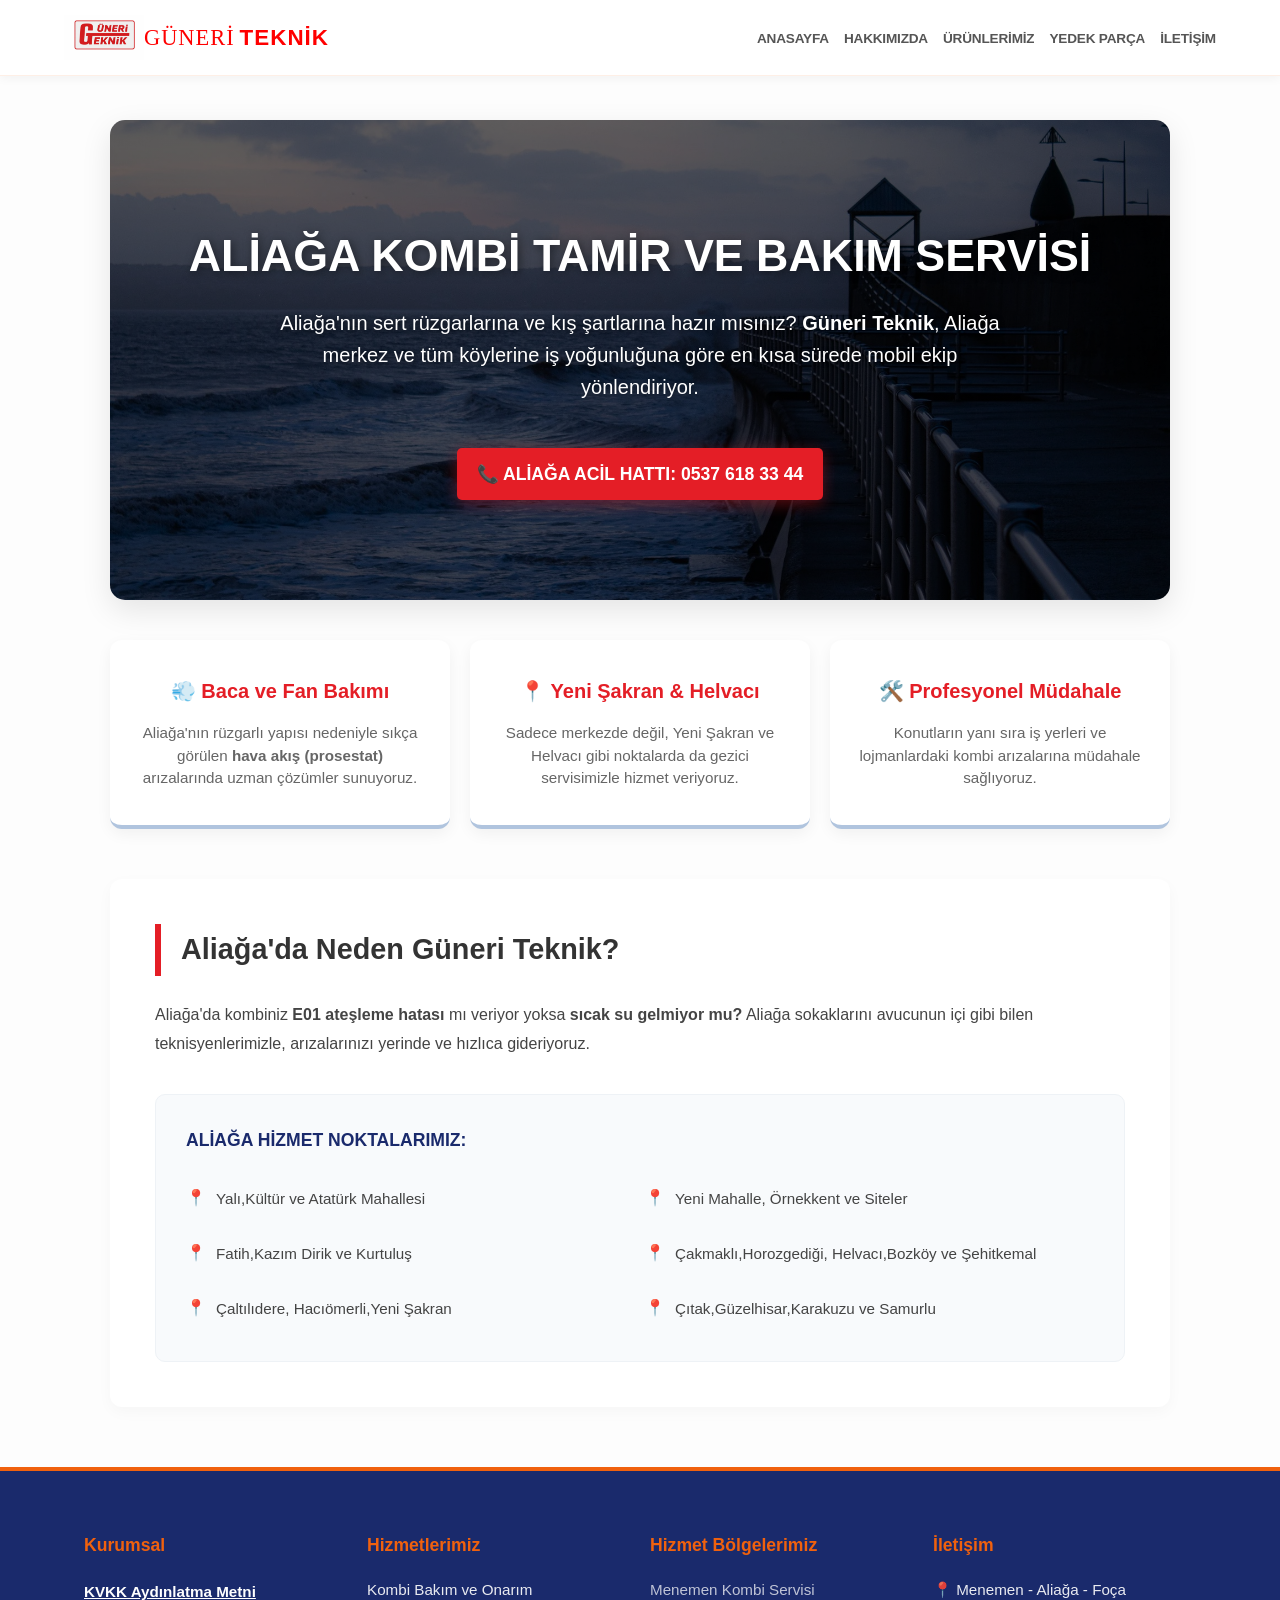
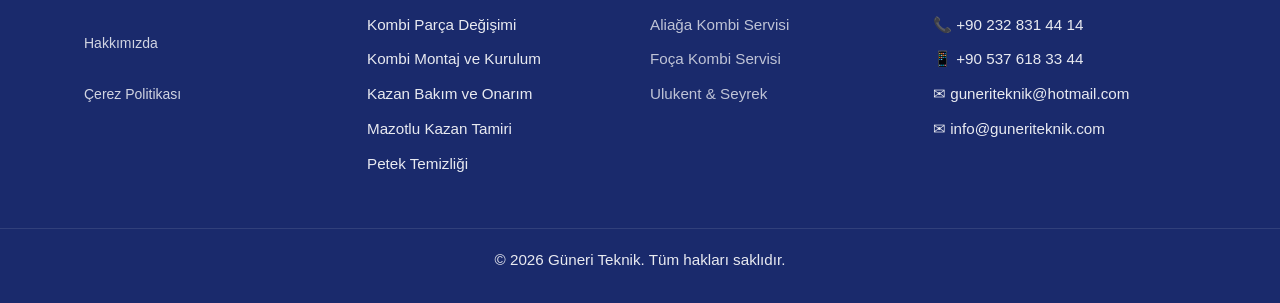
<file: aliaga-kombi-servisi/index.html>
<!DOCTYPE html>
<html lang="tr">
<head>
    <meta charset="UTF-8">
    <meta name="viewport" content="width=device-width, initial-scale=1.0">
    <title>Aliağa Kombi Servisi | Güneri Teknik 7/24 Acil Tamir</title>
    <meta name="description" content="Aliağa'da kombi arızası mı var? Yeni Şakran, Helvacı ve Aliağa merkezde hızlı mobil ekiplerimizle aynı gün servis. Güneri Teknik güvencesiyle hemen arayın.">
    <link rel="stylesheet" href="../style.css?v=1.7">
    <link rel="icon" type="image/png" href="../img/Logo/guneri-teknik-logo.png">
</head>
<body class="page-location-aliaga">

<header>
    <nav class="nav-container">
        <a href="../" class="logo">
            <img src="../img/Logo/guneri-teknik-logo.png" alt="Güneri Teknik Logo" class="site-logo">
            <h1>GÜNERİ <span>TEKNİK</span></h1>
        </a>

        <input type="checkbox" id="menu-bar">
        <label for="menu-bar" class="hamburger-icon">☰</label>
        <label for="menu-bar" class="menu-overlay"></label>

        <ul class="menu">
            <li><a href="../">Anasayfa</a></li>
            <li><a href="../hakkimizda">Hakkımızda</a></li>
            <li><a href="../urunlerimiz">Ürünlerimiz</a></li>
            <li><a href="../yedekparca">Yedek Parça</a></li>
            <li><a href="../iletisim">İletişim</a></li>
        </ul>
    </nav>
</header>

<main class="location-page">
    <section class="location-hero">
        <div class="hero-content">
            <h1>Aliağa Kombi Tamir ve Bakım Servisi</h1>
            <p>Aliağa'nın sert rüzgarlarına ve kış şartlarına hazır mısınız? <strong>Güneri Teknik</strong>, Aliağa merkez ve tüm köylerine iş yoğunluğuna göre en kısa sürede mobil ekip yönlendiriyor.</p>
            <a href="tel:+905376183344" class="call-btn">📞 ALİAĞA ACİL HATTI: 0537 618 33 44</a>
        </div>
    </section>

    <section class="location-features">
        <div class="feature-card">
            <h3>💨 Baca ve Fan Bakımı</h3>
            <p>Aliağa'nın rüzgarlı yapısı nedeniyle sıkça görülen <strong>hava akış (prosestat)</strong> arızalarında uzman çözümler sunuyoruz.</p>
        </div>
        <div class="feature-card">
            <h3>📍 Yeni Şakran & Helvacı</h3>
            <p>Sadece merkezde değil, Yeni Şakran ve Helvacı gibi noktalarda da gezici servisimizle hizmet veriyoruz.</p>
        </div>
        <div class="feature-card">
            <h3>🛠️ Profesyonel Müdahale</h3>
            <p>Konutların yanı sıra iş yerleri ve lojmanlardaki kombi arızalarına müdahale sağlıyoruz.</p>
        </div>
    </section>

    <section class="location-text-content">
        <h2>Aliağa'da Neden Güneri Teknik?</h2>
        <p>Aliağa'da kombiniz <strong>E01 ateşleme hatası</strong> mı veriyor yoksa <strong>sıcak su gelmiyor mu?</strong> Aliağa sokaklarını avucunun içi gibi bilen teknisyenlerimizle, arızalarınızı yerinde ve hızlıca gideriyoruz.</p>
        
        <div class="neighborhoods">
            <h4>Aliağa Hizmet Noktalarımız:</h4>
            <ul>
                <li>Yalı,Kültür ve Atatürk Mahallesi</li>
                <li>Yeni Mahalle, Örnekkent ve Siteler</li>
                <li>Fatih,Kazım Dirik ve Kurtuluş</li>
                <li>Çakmaklı,Horozgediği, Helvacı,Bozköy ve Şehitkemal</li>
                <li>Çaltılıdere, Hacıömerli,Yeni Şakran</li>
                <li>Çıtak,Güzelhisar,Karakuzu ve Samurlu</li>
            </ul>
        </div>
    </section>
</main>
    <footer class="site-footer">
    <div class="container footer-flex-alt">
        <div class="footer-kvkk-zone">
            <h4>Kurumsal</h4>
            <button type="button" class="footer-link-btn" onclick="openKvkk()">
                KVKK Aydınlatma Metni
            </button>
            <br><br>
            <a href="hakkimizda" style="color:white; text-decoration:none; font-size:14px; opacity:0.8;">Hakkımızda</a>
            <br><br>
            <a href="#" style="color:white; text-decoration:none; font-size:14px; opacity:0.8;">Çerez Politikası</a>
        </div>

        <div class="footer-hizmetler">
            <h4>Hizmetlerimiz</h4>
            <ul>
                <li>Kombi Bakım ve Onarım</li>
                <li>Kombi Parça Değişimi</li>
                <li>Kombi Montaj ve Kurulum</li>
                <li>Kazan Bakım ve Onarım</li>
                <li>Mazotlu Kazan Tamiri</li>
                <li>Petek Temizliği</li>
            </ul>
        </div>

        <div class="footer-regions">
            <h4>Hizmet Bölgelerimiz</h4>
            <ul>
                <li><a href="./" style="color:white; text-decoration:none; opacity:0.8;">Menemen Kombi Servisi</a></li>
                <li><a href="aliaga-kombi-servisi/" style="color:white; text-decoration:none; opacity:0.8;">Aliağa Kombi Servisi</a></li>
                <li><a href="foca-kombi-servisi/" style="color:white; text-decoration:none; opacity:0.8;">Foça Kombi Servisi</a></li>
                <li><a href="./" style="color:white; text-decoration:none; opacity:0.8;">Ulukent & Seyrek</a></li>
            </ul>
        </div>

        <div class="footer-info" id="iletisim">
            <h4>İletişim</h4>
            <p>📍 Menemen - Aliağa - Foça</p>
            <p>📞 +90 232 831 44 14</p>
            <p>📱 +90 537 618 33 44</p>
            <p>✉ guneriteknik@hotmail.com</p>
            <p>✉ info@guneriteknik.com</p>
        </div>
    </div>
  
    <div class="footer-bottom">
        <p>&copy; 2026 Güneri Teknik. Tüm hakları saklıdır.</p>
    </div>
</footer>
</body>
</html>
</file>
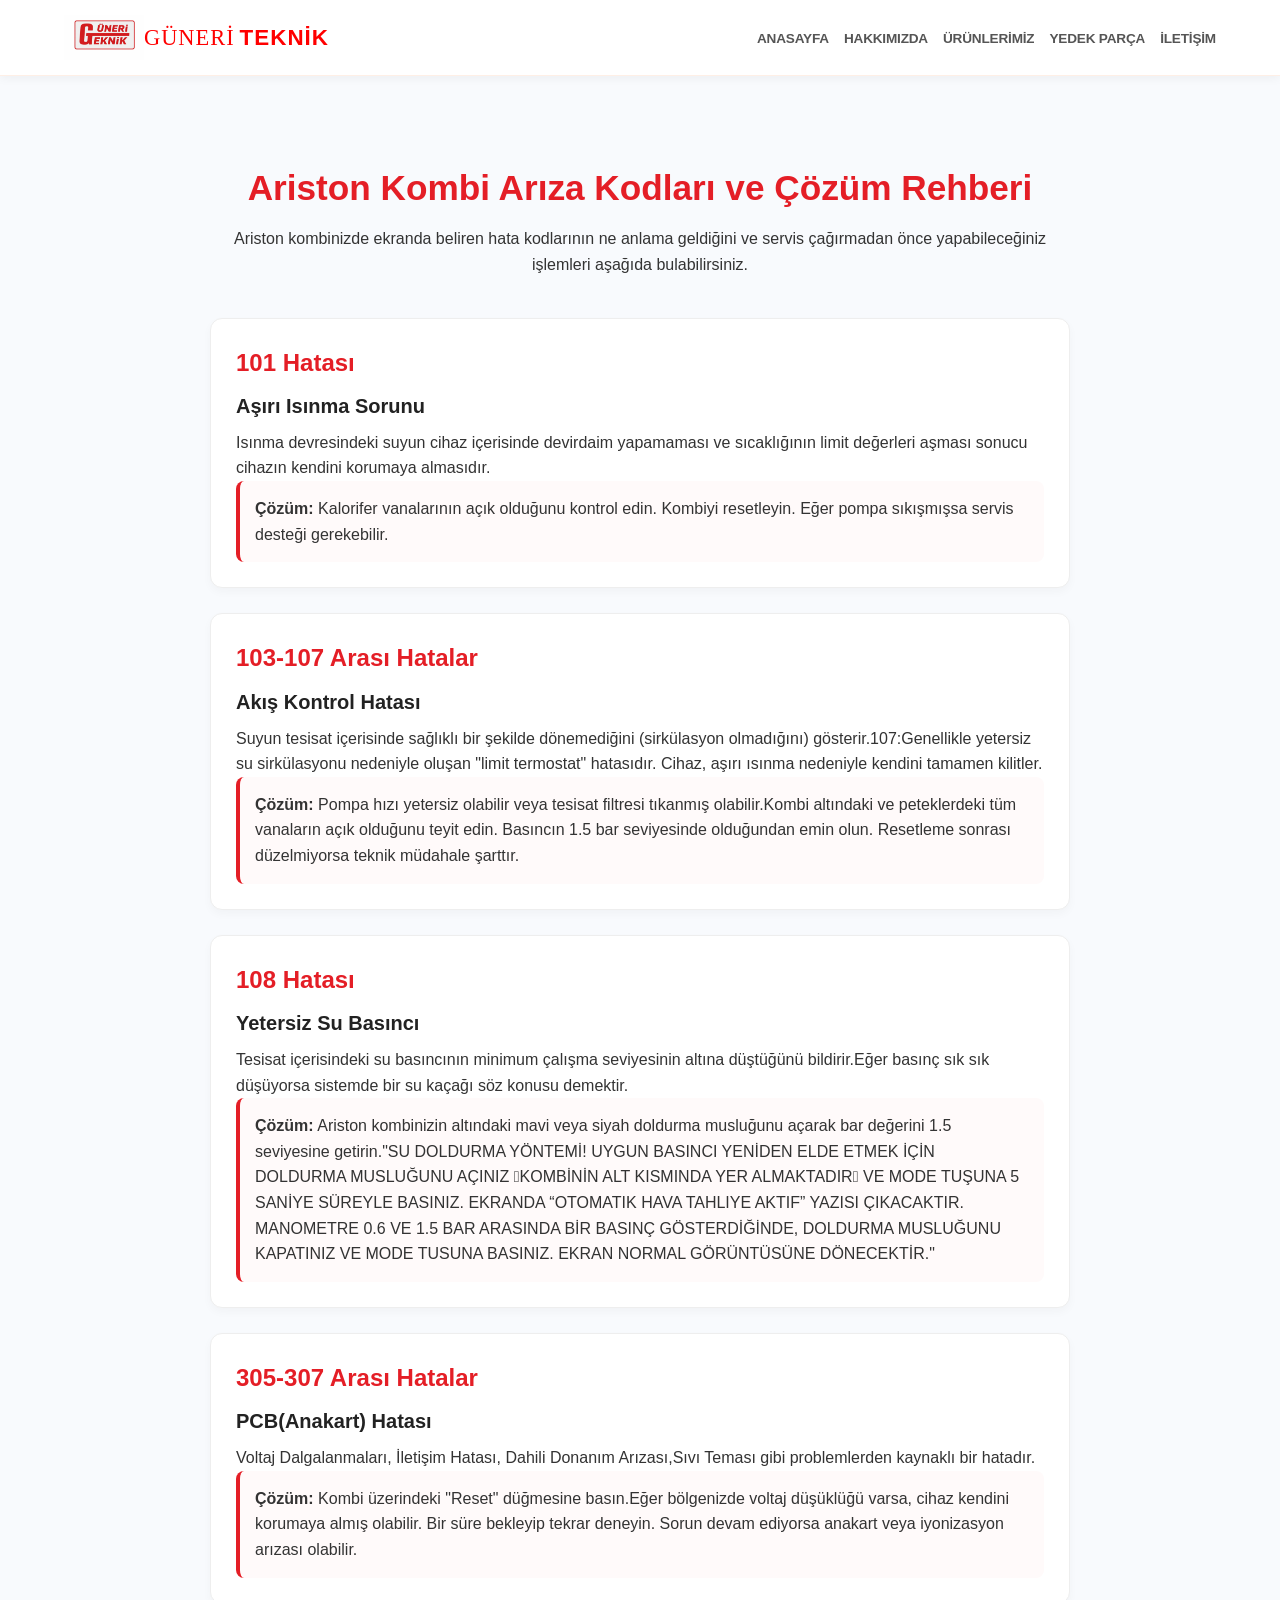
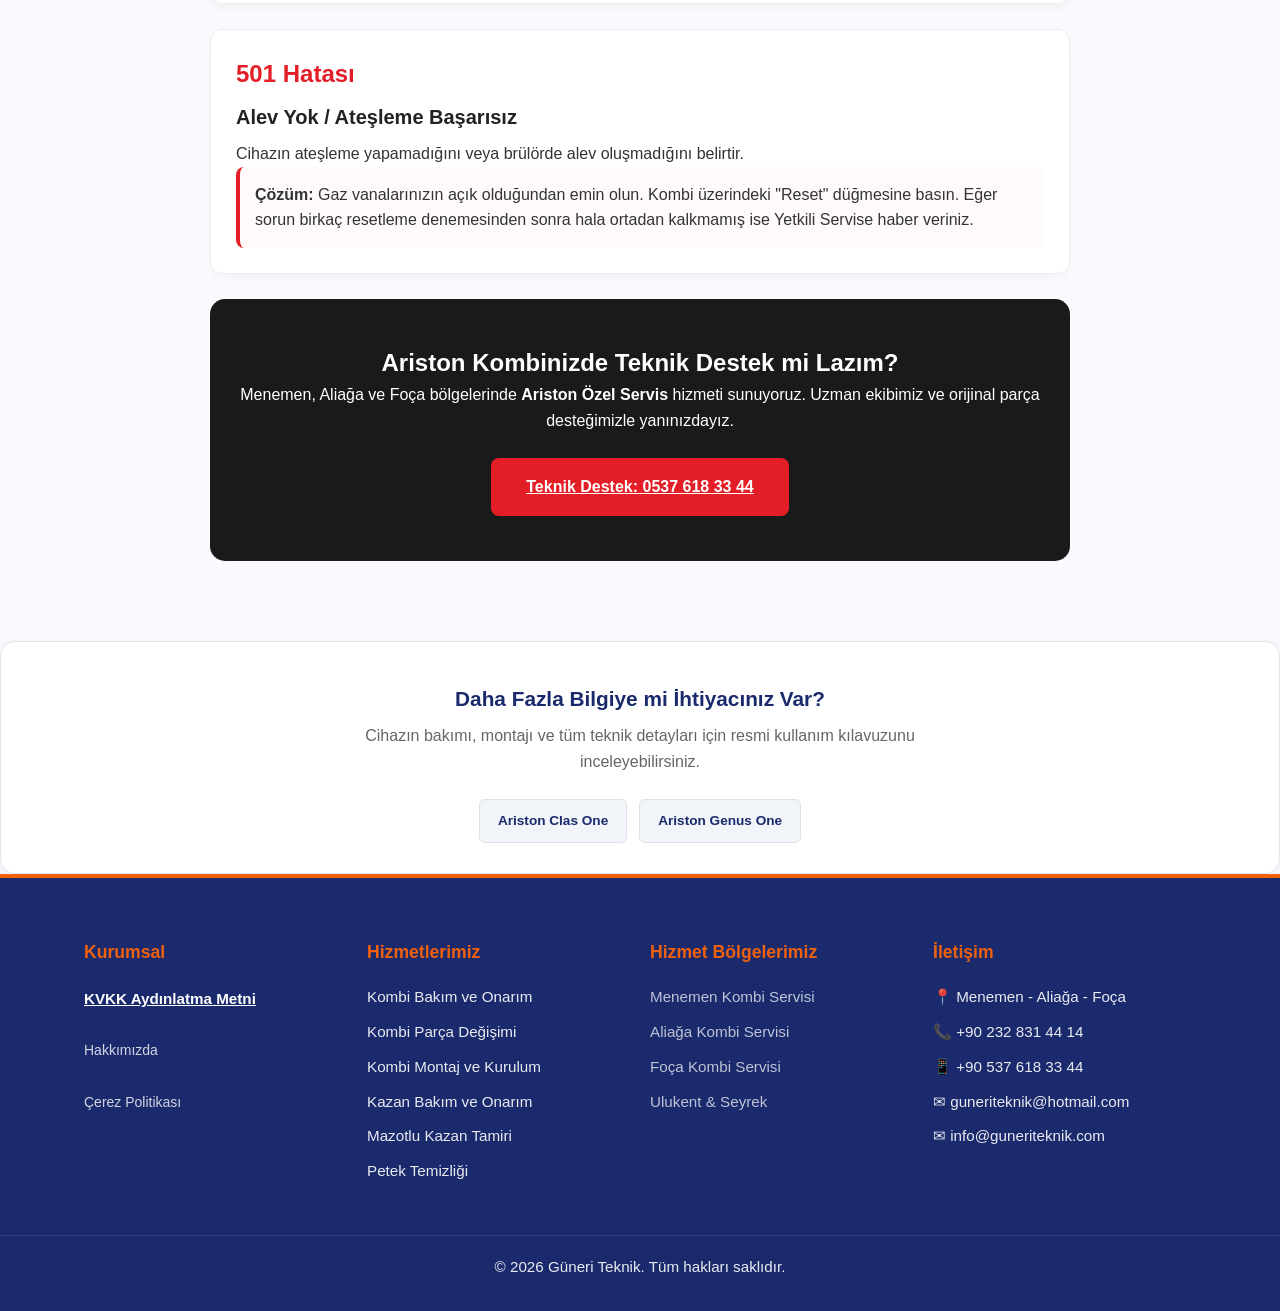
<file: ariston-hata-kodlari/index.html>
<!DOCTYPE html>
<html lang="tr">
<head>
    <meta charset="UTF-8">
    <meta name="viewport" content="width=device-width, initial-scale=1.0">
    <title>Ariston Kombi Arıza Kodları ve Çözümleri | Güneri Teknik Menemen</title>
    <meta name="description" content="Ariston kombi 501, 108, 101, 103 ve tüm hata kodlarının anlamları. Menemen, Aliağa ve Foça Ariston kombi servisi olarak uzman tamir desteği.">
    <link rel="icon" type="image/png" href="../img/Logo/guneri-teknik-logo.png">
    <link rel="stylesheet" href="../style.css?v=1.5"> 
</head>
<body class="page-ariston">
    <header>
        <nav class="nav-container">
            <a href="../" class="logo">
                <img src="../img/Logo/guneri-teknik-logo.png" alt="Güneri Teknik Logo" class="site-logo">
                <h1>GÜNERİ <span>TEKNİK</span></h1>
            </a>

            <input type="checkbox" id="menu-bar">
            <label for="menu-bar" class="hamburger-icon">☰</label>
            <label for="menu-bar" class="menu-overlay"></label>

            <ul class="menu">
                <li><a href="../">Anasayfa</a></li>
                <li><a href="../hakkimizda">Hakkımızda</a></li>
                <li><a href="../urunlerimiz">Ürünlerimiz</a></li>
                <li><a href="../yedekparca">Yedek Parça</a></li>
                <li><a href="../iletisim">İletişim</a></li>
            </ul>
        </nav>
    </header>

    <main>
        <div class="error-container">
            <div class="error-header">
                <h1>Ariston Kombi Arıza Kodları ve Çözüm Rehberi</h1>
                <p>Ariston kombinizde ekranda beliren hata kodlarının ne anlama geldiğini ve servis çağırmadan önce yapabileceğiniz işlemleri aşağıda bulabilirsiniz.</p>
            </div>

            <div class="error-card">
                <span class="error-code">101 Hatası</span>
                <span class="error-title">Aşırı Isınma Sorunu</span>
                <p>Isınma devresindeki suyun cihaz içerisinde devirdaim yapamaması ve sıcaklığının limit değerleri aşması sonucu cihazın kendini korumaya almasıdır.</p>
                <div class="solution-box">
                    <strong>Çözüm:</strong> Kalorifer vanalarının açık olduğunu kontrol edin. Kombiyi resetleyin. Eğer pompa sıkışmışsa servis desteği gerekebilir.
                </div>
            </div>

            <div class="error-card">
                <span class="error-code">103-107 Arası Hatalar</span>
                <span class="error-title">Akış Kontrol Hatası</span>
                <p>Suyun tesisat içerisinde sağlıklı bir şekilde dönemediğini (sirkülasyon olmadığını) gösterir.107:Genellikle yetersiz su sirkülasyonu nedeniyle oluşan "limit termostat" hatasıdır. 
                    Cihaz, aşırı ısınma nedeniyle kendini tamamen kilitler.</p>
                <div class="solution-box">
                    <strong>Çözüm:</strong> Pompa hızı yetersiz olabilir veya tesisat filtresi tıkanmış olabilir.Kombi altındaki ve peteklerdeki tüm vanaların açık olduğunu teyit edin.
                    Basıncın 1.5 bar seviyesinde olduğundan emin olun. Resetleme sonrası düzelmiyorsa teknik müdahale şarttır.
                </div>
            </div>

            <div class="error-card">
                <span class="error-code">108 Hatası</span>
                <span class="error-title">Yetersiz Su Basıncı</span>
                <p>Tesisat içerisindeki su basıncının minimum çalışma seviyesinin altına düştüğünü bildirir.Eğer basınç sık sık düşüyorsa sistemde bir su kaçağı söz konusu demektir.</p>
                <div class="solution-box">
                    <strong>Çözüm:</strong> Ariston kombinizin altındaki mavi veya siyah doldurma musluğunu açarak bar değerini 1.5 seviyesine getirin."SU DOLDURMA YÖNTEMİ!
                    UYGUN BASINCI YENİDEN ELDE ETMEK İÇİN DOLDURMA MUSLUĞUNU AÇINIZ KOMBİNİN ALT KISMINDA YER ALMAKTADIR VE MODE TUŞUNA 5 SANİYE SÜREYLE BASINIZ. EKRANDA “OTOMATIK HAVA TAHLIYE AKTIF” YAZISI ÇIKACAKTIR. 
                    MANOMETRE 0.6 VE 1.5 BAR ARASINDA BİR BASINÇ GÖSTERDİĞİNDE, DOLDURMA MUSLUĞUNU KAPATINIZ VE MODE TUSUNA BASINIZ. EKRAN NORMAL GÖRÜNTÜSÜNE DÖNECEKTİR."
                </div>
            </div>

            <div class="error-card">
                <span class="error-code">305-307 Arası Hatalar</span>
                <span class="error-title">PCB(Anakart) Hatası</span>
                <p>Voltaj Dalgalanmaları, İletişim Hatası, Dahili Donanım Arızası,Sıvı Teması gibi problemlerden kaynaklı bir hatadır.</p>
                <div class="solution-box">
                    <strong>Çözüm:</strong> Kombi üzerindeki "Reset" düğmesine basın.Eğer bölgenizde voltaj düşüklüğü varsa, cihaz kendini korumaya almış olabilir. Bir süre bekleyip tekrar deneyin.
                    Sorun devam ediyorsa anakart veya iyonizasyon arızası olabilir.
                </div>
            </div>

            <div class="error-card">
                <span class="error-code">501 Hatası</span>
                <span class="error-title">Alev Yok / Ateşleme Başarısız</span>
                <p>Cihazın ateşleme yapamadığını veya brülörde alev oluşmadığını belirtir.</p>
                <div class="solution-box">
                    <strong>Çözüm:</strong> Gaz vanalarınızın açık olduğundan emin olun. Kombi üzerindeki "Reset" düğmesine basın. Eğer sorun birkaç resetleme denemesinden sonra 
hala ortadan kalkmamış ise Yetkili Servise haber veriniz.
                </div>
            </div>
            
             <div class="cta-section">
                <h2>Ariston Kombinizde Teknik Destek mi Lazım?</h2>
                <p>Menemen, Aliağa ve Foça bölgelerinde <strong>Ariston Özel Servis</strong> hizmeti sunuyoruz. Uzman ekibimiz ve orijinal parça desteğimizle yanınızdayız.</p>
                <a href="tel:+905376183344" class="cta-btn">Teknik Destek: 0537 618 33 44</a>
            </div>
        </div>
    </main>
    <div class="kilavuz-box">
    <div class="kilavuz-header">
        <div class="kilavuz-icon">
            <i class="fas fa-file-pdf"></i>
        </div>
        <div class="kilavuz-text">
            <h4>Daha Fazla Bilgiye mi İhtiyacınız Var?</h4>
            <p>Cihazın bakımı, montajı ve tüm teknik detayları için resmi kullanım kılavuzunu inceleyebilirsiniz.</p>
        </div>
    </div>

    <div class="kilavuz-links">
        <a href="../pdf/ariston-clas-one-kullanim-kilavuzu.pdf" target="_blank" class="kilavuz-download-btn">
            Ariston Clas One
        </a>
        <a href="../pdf/ariston-genus-one-kullanim-kilavuzu.pdf" target="_blank" class="kilavuz-download-btn">
            Ariston Genus One
        </a>
    </div>
</div>
    <footer class="site-footer">
    <div class="container footer-flex-alt">
        <div class="footer-kvkk-zone">
            <h4>Kurumsal</h4>
            <button type="button" class="footer-link-btn" onclick="openKvkk()">
                KVKK Aydınlatma Metni
            </button>
            <br><br>
            <a href="hakkimizda" style="color:white; text-decoration:none; font-size:14px; opacity:0.8;">Hakkımızda</a>
            <br><br>
            <a href="#" style="color:white; text-decoration:none; font-size:14px; opacity:0.8;">Çerez Politikası</a>
        </div>

        <div class="footer-hizmetler">
            <h4>Hizmetlerimiz</h4>
            <ul>
                <li>Kombi Bakım ve Onarım</li>
                <li>Kombi Parça Değişimi</li>
                <li>Kombi Montaj ve Kurulum</li>
                <li>Kazan Bakım ve Onarım</li>
                <li>Mazotlu Kazan Tamiri</li>
                <li>Petek Temizliği</li>
            </ul>
        </div>

        <div class="footer-regions">
            <h4>Hizmet Bölgelerimiz</h4>
            <ul>
                <li><a href="./" style="color:white; text-decoration:none; opacity:0.8;">Menemen Kombi Servisi</a></li>
                <li><a href="aliaga-kombi-servisi/" style="color:white; text-decoration:none; opacity:0.8;">Aliağa Kombi Servisi</a></li>
                <li><a href="foca-kombi-servisi/" style="color:white; text-decoration:none; opacity:0.8;">Foça Kombi Servisi</a></li>
                <li><a href="./" style="color:white; text-decoration:none; opacity:0.8;">Ulukent & Seyrek</a></li>
            </ul>
        </div>

        <div class="footer-info" id="iletisim">
            <h4>İletişim</h4>
            <p>📍 Menemen - Aliağa - Foça</p>
            <p>📞 +90 232 831 44 14</p>
            <p>📱 +90 537 618 33 44</p>
            <p>✉ guneriteknik@hotmail.com</p>
            <p>✉ info@guneriteknik.com</p>
        </div>
    </div>
  
    <div class="footer-bottom">
        <p>&copy; 2026 Güneri Teknik. Tüm hakları saklıdır.</p>
    </div>
</footer>
</body>
</html>
</file>
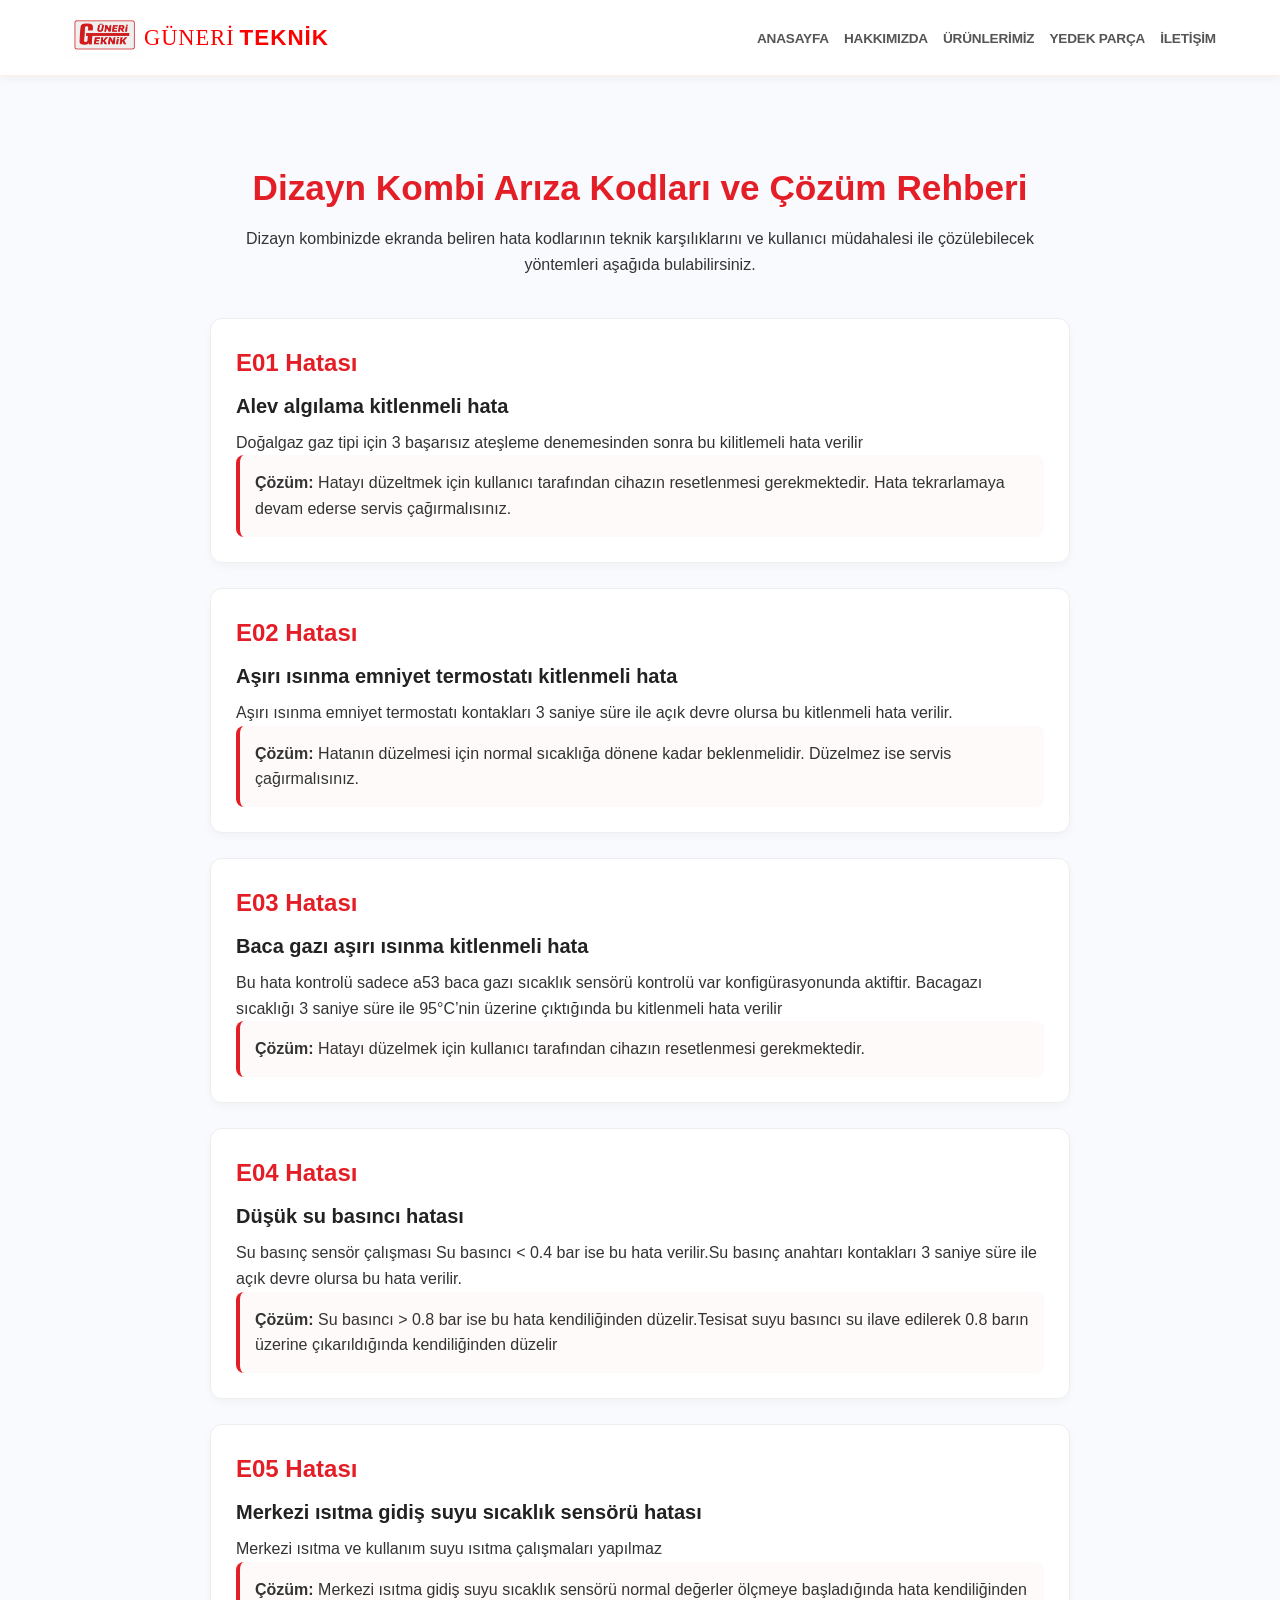
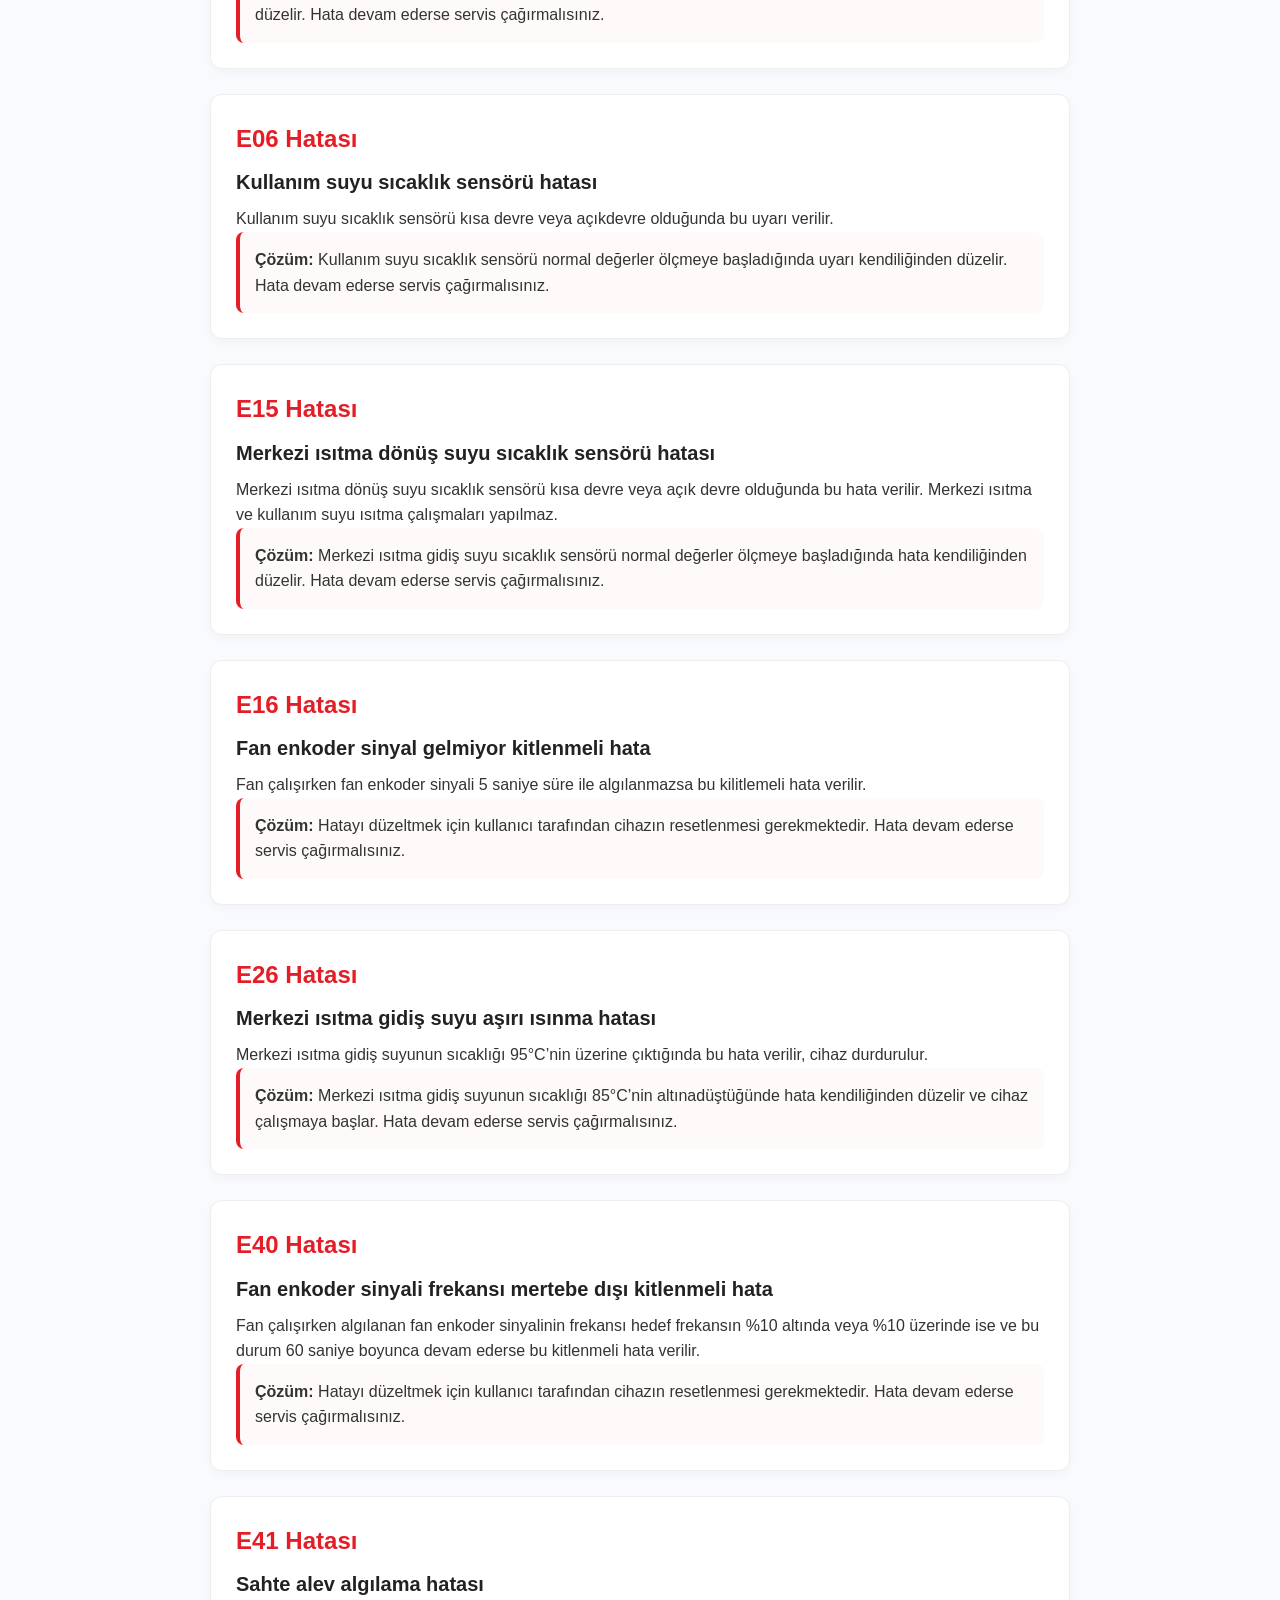
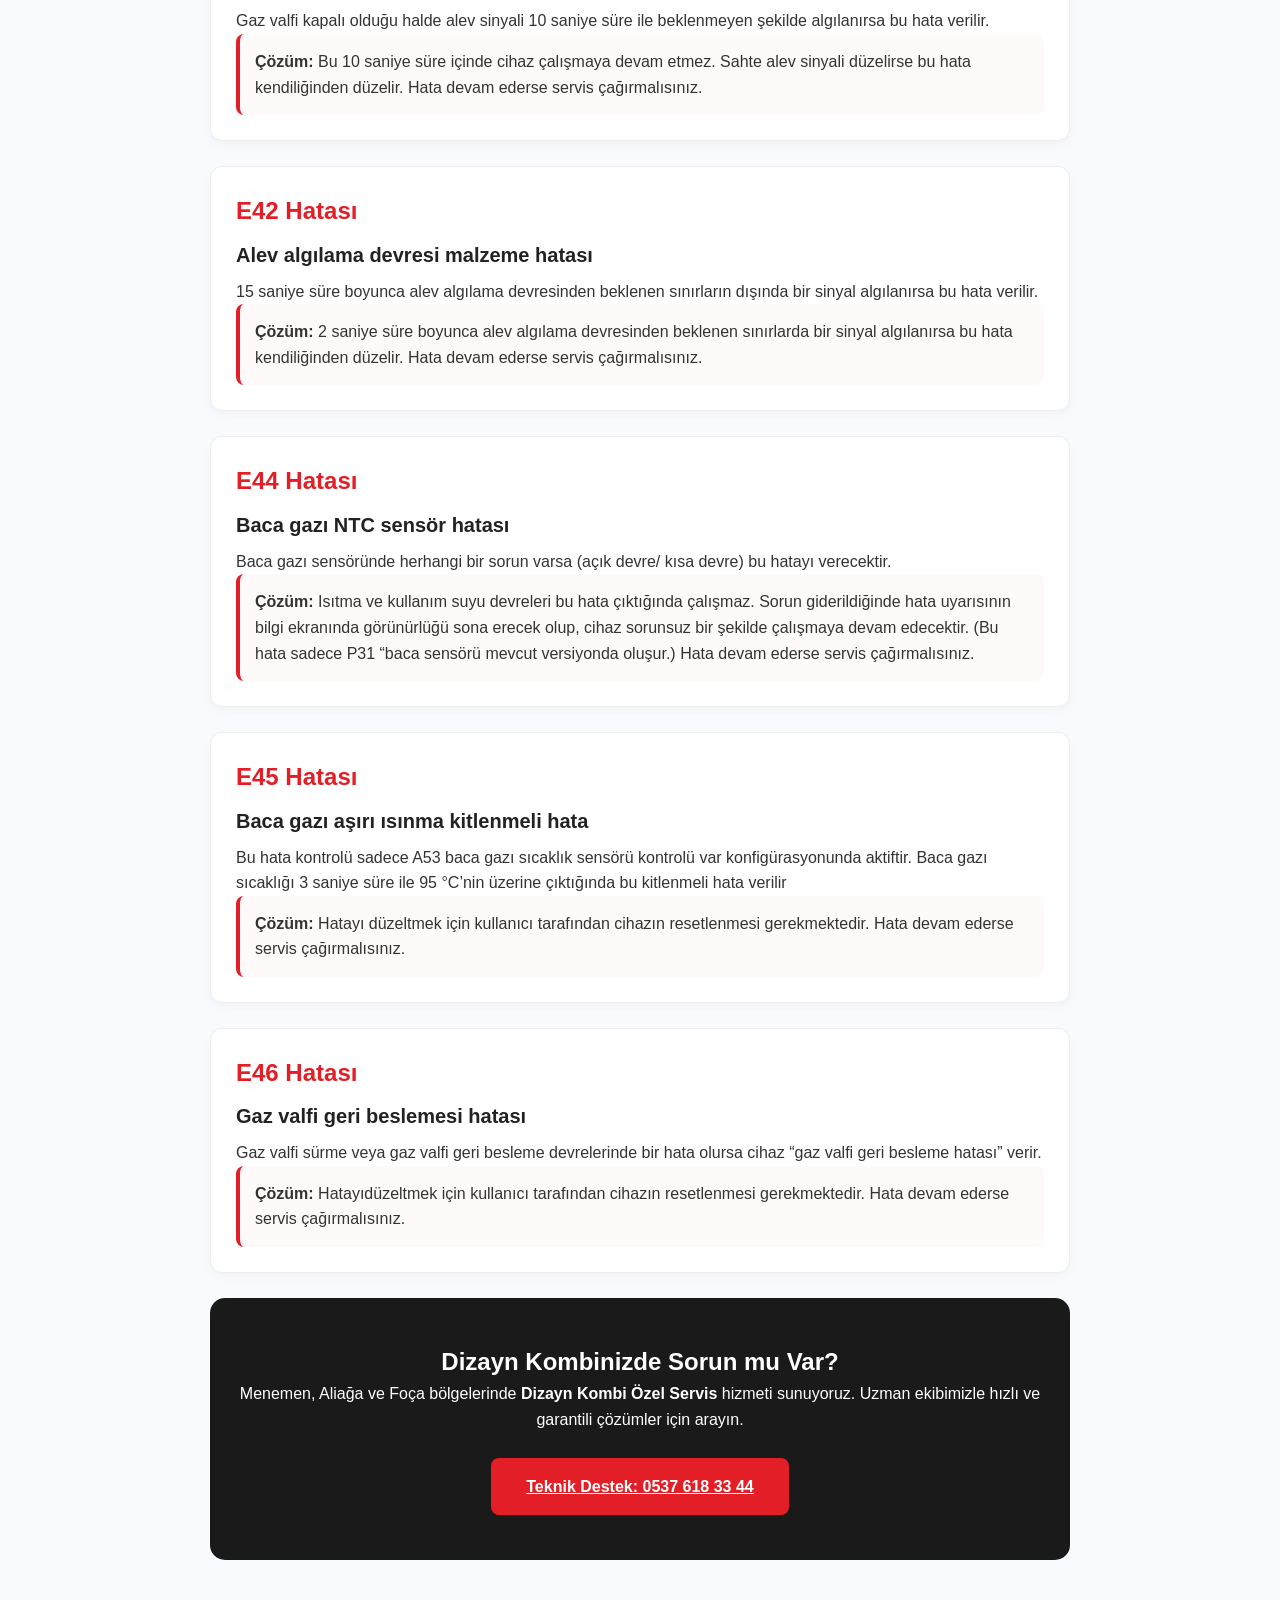
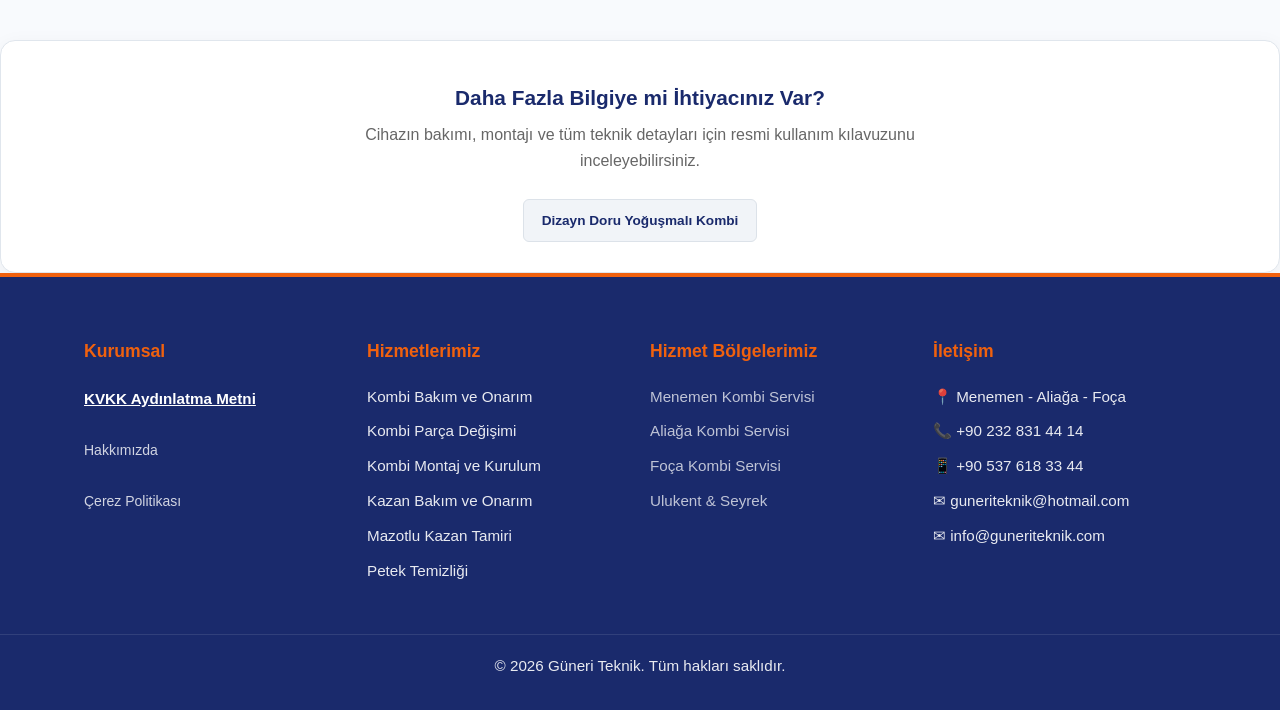
<file: dizayn-hata-kodlari/index.html>
<!DOCTYPE html>
<html lang="tr">
<head>
    <meta charset="UTF-8">
    <meta name="viewport" content="width=device-width, initial-scale=1.0">
    <title>Dizayn Kombi Arıza Kodları ve Çözümleri | Güneri Teknik Menemen</title>
    <meta name="description" content="Dizayn kombi E1, E2, E3, E4 ve tüm hata kodlarının anlamları. Menemen, Aliağa ve Foça Dizayn kombi servisi olarak garantili tamir desteği.">
    <link rel="icon" type="image/png" href="../img/Logo/guneri-teknik-logo.png">
    <link rel="stylesheet" href="../style.css?v=1.4"> 
</head>
<body class="page-dizayn">
    <header>
        <nav class="nav-container">
            <a href="../" class="logo">
                <img src="../img/Logo/guneri-teknik-logo.png" alt="Güneri Teknik Logo" class="site-logo">
                <h1>GÜNERİ <span>TEKNİK</span></h1>
            </a>

            <input type="checkbox" id="menu-bar">
            <label for="menu-bar" class="hamburger-icon">☰</label>
            <label for="menu-bar" class="menu-overlay"></label>

            <ul class="menu">
                <li><a href="/">Anasayfa</a></li>
                <li><a href="../hakkimizda">Hakkımızda</a></li>
                <li><a href="../urunlerimiz">Ürünlerimiz</a></li>
                <li><a href="../yedekparca">Yedek Parça</a></li>
                <li><a href="../iletisim">İletişim</a></li>
            </ul>
        </nav>
    </header>

    <main>
        <div class="error-container">
            <div class="error-header">
                <h1>Dizayn Kombi Arıza Kodları ve Çözüm Rehberi</h1>
                <p>Dizayn kombinizde ekranda beliren hata kodlarının teknik karşılıklarını ve kullanıcı müdahalesi ile çözülebilecek yöntemleri aşağıda bulabilirsiniz.</p>
            </div>

            <div class="error-card">
            <span class="error-code">E01 Hatası</span>
            <span class="error-title">Alev algılama kitlenmeli hata</span>
            <p>Doğalgaz gaz tipi için 3 başarısız ateşleme denemesinden sonra bu kilitlemeli hata verilir</p>
            <div class="solution-box">
                <strong>Çözüm:</strong> Hatayı düzeltmek için kullanıcı tarafından cihazın resetlenmesi gerekmektedir. Hata tekrarlamaya devam ederse servis çağırmalısınız.
            </div>
        </div>

        <div class="error-card">
            <span class="error-code">E02 Hatası</span>
            <span class="error-title">Aşırı ısınma emniyet termostatı kitlenmeli hata</span>
            <p>Aşırı ısınma emniyet termostatı kontakları 3 saniye süre ile açık devre olursa bu kitlenmeli hata verilir.</p>
            <div class="solution-box">
                <strong>Çözüm:</strong> Hatanın düzelmesi için normal sıcaklığa dönene kadar beklenmelidir. Düzelmez ise servis çağırmalısınız.
            </div>
        </div>

        <div class="error-card">
            <span class="error-code">E03 Hatası</span>
            <span class="error-title">Baca gazı aşırı ısınma kitlenmeli hata</span>
            <p>Bu hata kontrolü sadece a53 baca gazı sıcaklık sensörü kontrolü var konfigürasyonunda aktiftir. Bacagazı sıcaklığı 3 saniye süre ile 95°C’nin üzerine çıktığında bu kitlenmeli hata verilir</p>
            <div class="solution-box">
                <strong>Çözüm:</strong> Hatayı düzelmek için kullanıcı tarafından cihazın resetlenmesi gerekmektedir.
            </div>
        </div>

        <div class="error-card">
            <span class="error-code">E04 Hatası</span>
            <span class="error-title">Düşük su basıncı hatası</span>
            <p>Su basınç sensör çalışması Su basıncı < 0.4 bar ise bu hata verilir.Su basınç anahtarı kontakları 3 saniye süre ile açık devre olursa bu hata verilir. </p>
            <div class="solution-box">
                <strong>Çözüm:</strong> Su basıncı > 0.8 bar ise bu hata kendiliğinden düzelir.Tesisat suyu basıncı su ilave edilerek 0.8 barın üzerine çıkarıldığında kendiliğinden düzelir
            </div>
        </div>
        <div class="error-card">
            <span class="error-code">E05 Hatası</span>
            <span class="error-title">Merkezi ısıtma gidiş suyu sıcaklık sensörü hatası</span>
            <p>Merkezi ısıtma ve kullanım suyu ısıtma çalışmaları yapılmaz </p>
            <div class="solution-box">
                <strong>Çözüm:</strong> Merkezi ısıtma gidiş suyu sıcaklık sensörü normal değerler ölçmeye başladığında hata kendiliğinden düzelir. Hata devam ederse servis çağırmalısınız.
            </div>
        </div>
        <div class="error-card">
            <span class="error-code">E06 Hatası</span>
            <span class="error-title">Kullanım suyu sıcaklık sensörü hatası</span>
            <p>Kullanım suyu sıcaklık sensörü kısa devre veya açıkdevre olduğunda bu uyarı verilir.  </p>
            <div class="solution-box">
                <strong>Çözüm:</strong> Kullanım suyu sıcaklık sensörü normal değerler ölçmeye başladığında uyarı kendiliğinden düzelir. Hata devam ederse servis çağırmalısınız.
            </div>
        </div>
        <div class="error-card">
            <span class="error-code">E15 Hatası</span>
            <span class="error-title">Merkezi ısıtma dönüş suyu sıcaklık sensörü hatası</span>
            <p>Merkezi ısıtma dönüş suyu sıcaklık sensörü kısa devre veya açık devre olduğunda bu hata verilir. Merkezi ısıtma ve kullanım suyu ısıtma çalışmaları yapılmaz. </p>
            <div class="solution-box">
                <strong>Çözüm:</strong> Merkezi ısıtma gidiş suyu sıcaklık sensörü normal değerler ölçmeye başladığında hata kendiliğinden düzelir. Hata devam ederse servis çağırmalısınız.
            </div>
        </div>
        <div class="error-card">
            <span class="error-code">E16 Hatası</span>
            <span class="error-title">Fan enkoder sinyal gelmiyor kitlenmeli hata</span>
            <p>Fan çalışırken fan enkoder sinyali 5 saniye süre ile algılanmazsa bu kilitlemeli hata verilir. </p>
            <div class="solution-box">
                <strong>Çözüm:</strong> Hatayı düzeltmek için kullanıcı tarafından cihazın resetlenmesi gerekmektedir. Hata devam ederse servis çağırmalısınız.
            </div>
        </div>
        <div class="error-card">
            <span class="error-code">E26 Hatası</span>
            <span class="error-title">Merkezi ısıtma gidiş suyu aşırı ısınma hatası</span>
            <p>Merkezi ısıtma gidiş suyunun sıcaklığı 95°C’nin üzerine çıktığında bu hata verilir, cihaz durdurulur.</p>
            <div class="solution-box">
                <strong>Çözüm:</strong> Merkezi ısıtma gidiş suyunun sıcaklığı 85°C’nin altınadüştüğünde hata kendiliğinden düzelir ve cihaz çalışmaya başlar. Hata devam ederse servis çağırmalısınız.
            </div>
        </div>
        <div class="error-card">
            <span class="error-code">E40 Hatası</span>
            <span class="error-title">Fan enkoder sinyali frekansı mertebe dışı kitlenmeli hata</span>
            <p>Fan çalışırken algılanan fan enkoder sinyalinin frekansı hedef frekansın %10 altında veya %10 üzerinde ise ve bu durum 60 saniye boyunca devam ederse bu kitlenmeli hata verilir.</p>
            <div class="solution-box">
                <strong>Çözüm:</strong> Hatayı düzeltmek için kullanıcı tarafından cihazın resetlenmesi gerekmektedir. Hata devam ederse servis çağırmalısınız.
            </div>
        </div>
        <div class="error-card">
            <span class="error-code">E41 Hatası</span>
            <span class="error-title">Sahte alev algılama hatası</span>
            <p>Gaz valfi kapalı olduğu halde alev sinyali 10 saniye süre ile beklenmeyen şekilde algılanırsa bu hata verilir.</p>
            <div class="solution-box">
                <strong>Çözüm:</strong> Bu 10 saniye süre içinde cihaz çalışmaya devam etmez. Sahte alev sinyali düzelirse bu hata kendiliğinden düzelir. Hata devam ederse servis çağırmalısınız.
            </div>
        </div>
        <div class="error-card">
            <span class="error-code">E42 Hatası</span>
            <span class="error-title">Alev algılama devresi malzeme hatası</span>
            <p>15 saniye süre boyunca alev algılama devresinden beklenen sınırların dışında bir sinyal algılanırsa bu hata verilir.</p>
            <div class="solution-box">
                <strong>Çözüm:</strong> 2 saniye süre boyunca alev algılama devresinden beklenen sınırlarda bir sinyal algılanırsa bu hata kendiliğinden düzelir. Hata devam ederse servis çağırmalısınız.
            </div>
        </div>
        <div class="error-card">
            <span class="error-code">E44 Hatası</span>
            <span class="error-title">Baca gazı NTC sensör hatası</span>
            <p>Baca gazı sensöründe herhangi bir sorun varsa (açık devre/ kısa devre) bu hatayı verecektir.</p>
            <div class="solution-box">
                <strong>Çözüm:</strong> Isıtma ve kullanım suyu devreleri bu hata çıktığında çalışmaz. Sorun giderildiğinde hata uyarısının bilgi ekranında görünürlüğü sona erecek olup, cihaz sorunsuz bir şekilde çalışmaya devam edecektir.
(Bu hata sadece P31 “baca sensörü mevcut versiyonda oluşur.) Hata devam ederse servis çağırmalısınız.
            </div>
        </div>
        <div class="error-card">
            <span class="error-code">E45 Hatası</span>
            <span class="error-title">Baca gazı aşırı ısınma kitlenmeli hata</span>
            <p>Bu hata kontrolü sadece A53 baca gazı sıcaklık sensörü kontrolü var konfigürasyonunda aktiftir. Baca gazı sıcaklığı 3 saniye süre ile 95 °C’nin üzerine çıktığında bu kitlenmeli hata verilir</p>
            <div class="solution-box">
                <strong>Çözüm:</strong> Hatayı düzeltmek için kullanıcı tarafından cihazın resetlenmesi gerekmektedir. Hata devam ederse servis çağırmalısınız.
            </div>
        </div>
        <div class="error-card">
            <span class="error-code">E46 Hatası</span>
            <span class="error-title">Gaz valfi geri beslemesi hatası</span>
            <p>Gaz valfi sürme veya gaz valfi geri besleme devrelerinde bir hata olursa cihaz “gaz valfi geri besleme hatası” verir.</p>
            <div class="solution-box">
                <strong>Çözüm:</strong> Hatayıdüzeltmek için kullanıcı tarafından cihazın resetlenmesi gerekmektedir. Hata devam ederse servis çağırmalısınız.
            </div>
        </div>

            <div class="cta-section">
                <h2>Dizayn Kombinizde Sorun mu Var?</h2>
                <p>Menemen, Aliağa ve Foça bölgelerinde <strong>Dizayn Kombi Özel Servis</strong> hizmeti sunuyoruz. Uzman ekibimizle hızlı ve garantili çözümler için arayın.</p>
                <a href="tel:+905376183344" class="cta-btn">Teknik Destek: 0537 618 33 44</a>
            </div>
        </div>
    </main>
     <div class="kilavuz-box">
    <div class="kilavuz-header">
        <div class="kilavuz-icon">
            <i class="fas fa-file-pdf"></i>
        </div>
        <div class="kilavuz-text">
            <h4>Daha Fazla Bilgiye mi İhtiyacınız Var?</h4>
            <p>Cihazın bakımı, montajı ve tüm teknik detayları için resmi kullanım kılavuzunu inceleyebilirsiniz.</p>
        </div>
    </div>

    <div class="kilavuz-links">
        <a href="../pdf/dizayn-doru-kullanim-kilavuzu.pdf" target="_blank" class="kilavuz-download-btn">
            Dizayn Doru Yoğuşmalı Kombi
        </a>
        
    </div>
</div>
    <footer class="site-footer">
    <div class="container footer-flex-alt">
        <div class="footer-kvkk-zone">
            <h4>Kurumsal</h4>
            <button type="button" class="footer-link-btn" onclick="openKvkk()">
                KVKK Aydınlatma Metni
            </button>
            <br><br>
            <a href="hakkimizda" style="color:white; text-decoration:none; font-size:14px; opacity:0.8;">Hakkımızda</a>
            <br><br>
            <a href="#" style="color:white; text-decoration:none; font-size:14px; opacity:0.8;">Çerez Politikası</a>
        </div>

        <div class="footer-hizmetler">
            <h4>Hizmetlerimiz</h4>
            <ul>
                <li>Kombi Bakım ve Onarım</li>
                <li>Kombi Parça Değişimi</li>
                <li>Kombi Montaj ve Kurulum</li>
                <li>Kazan Bakım ve Onarım</li>
                <li>Mazotlu Kazan Tamiri</li>
                <li>Petek Temizliği</li>
            </ul>
        </div>

        <div class="footer-regions">
            <h4>Hizmet Bölgelerimiz</h4>
            <ul>
                <li><a href="./" style="color:white; text-decoration:none; opacity:0.8;">Menemen Kombi Servisi</a></li>
                <li><a href="aliaga-kombi-servisi/" style="color:white; text-decoration:none; opacity:0.8;">Aliağa Kombi Servisi</a></li>
                <li><a href="foca-kombi-servisi/" style="color:white; text-decoration:none; opacity:0.8;">Foça Kombi Servisi</a></li>
                <li><a href="./" style="color:white; text-decoration:none; opacity:0.8;">Ulukent & Seyrek</a></li>
            </ul>
        </div>

        <div class="footer-info" id="iletisim">
            <h4>İletişim</h4>
            <p>📍 Menemen - Aliağa - Foça</p>
            <p>📞 +90 232 831 44 14</p>
            <p>📱 +90 537 618 33 44</p>
            <p>✉ guneriteknik@hotmail.com</p>
            <p>✉ info@guneriteknik.com</p>
        </div>
    </div>
  
    <div class="footer-bottom">
        <p>&copy; 2026 Güneri Teknik. Tüm hakları saklıdır.</p>
    </div>
</footer>
</body>
</html>
</file>
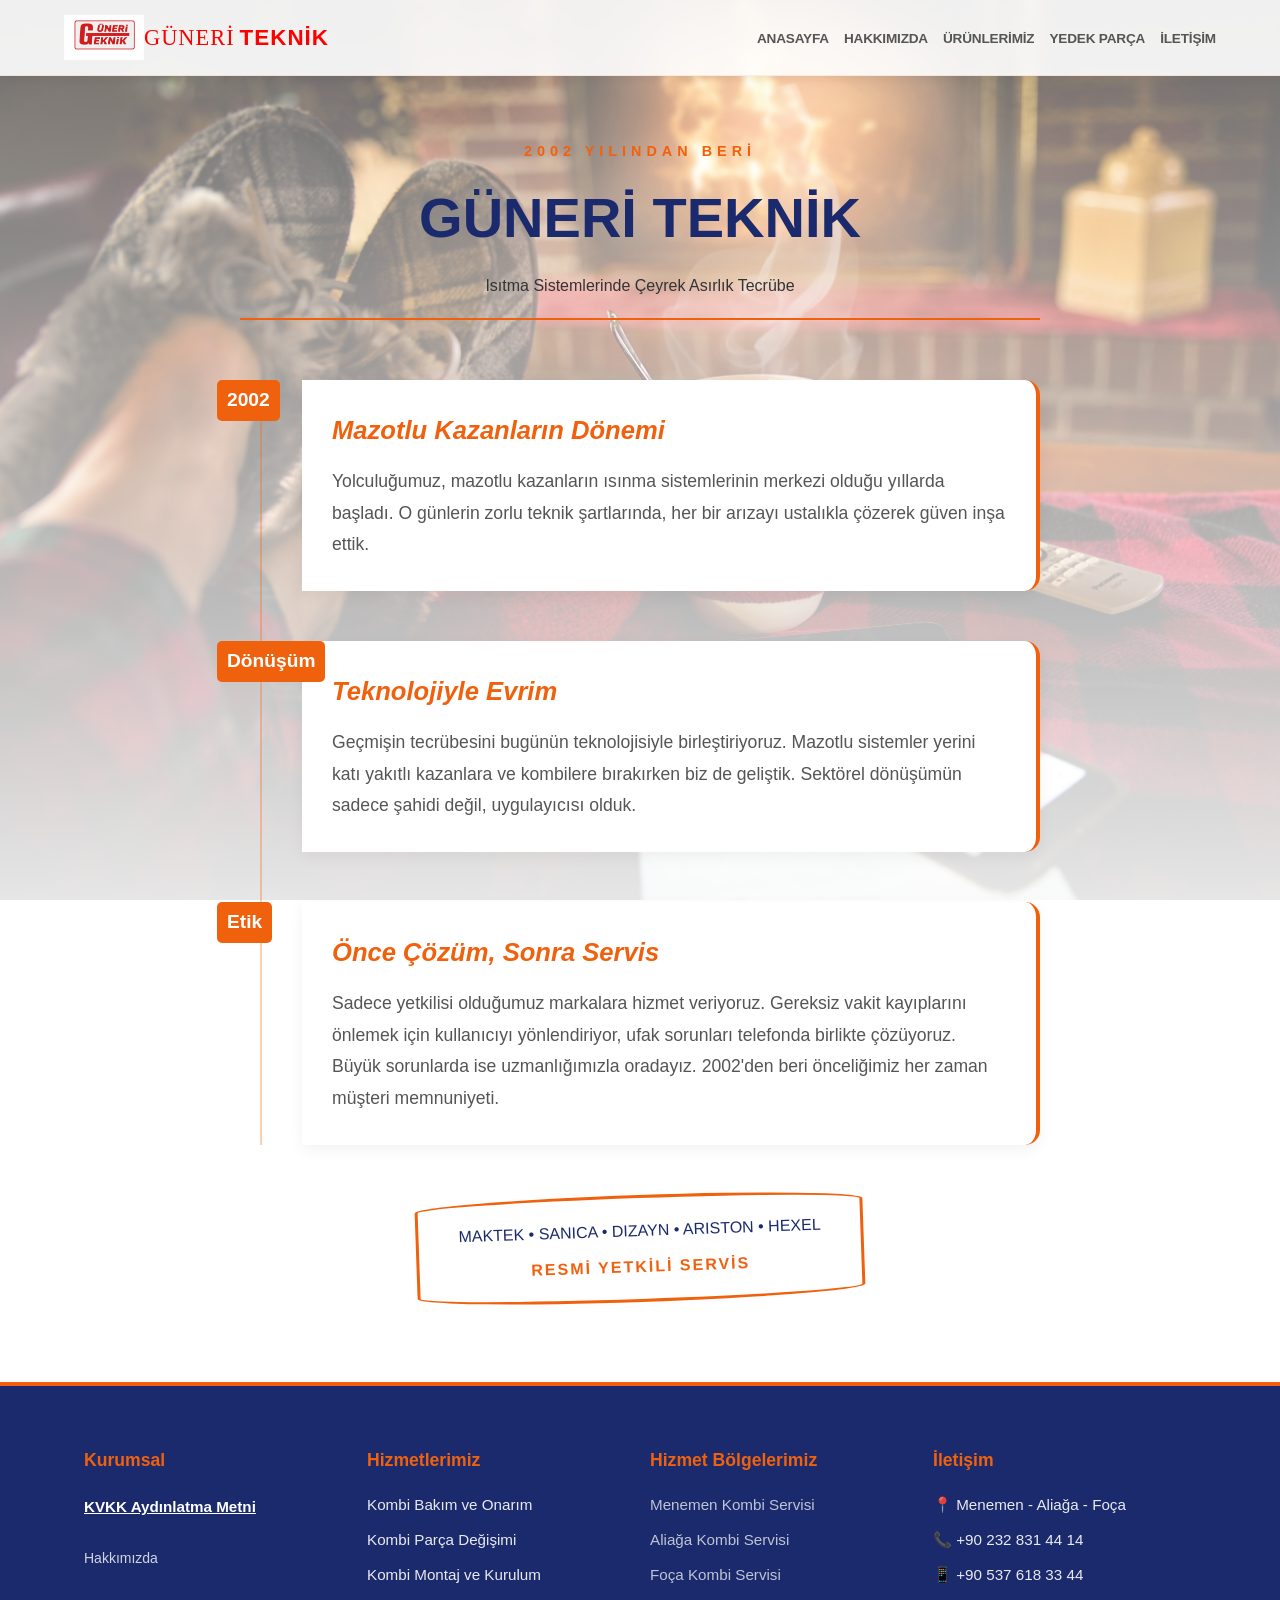
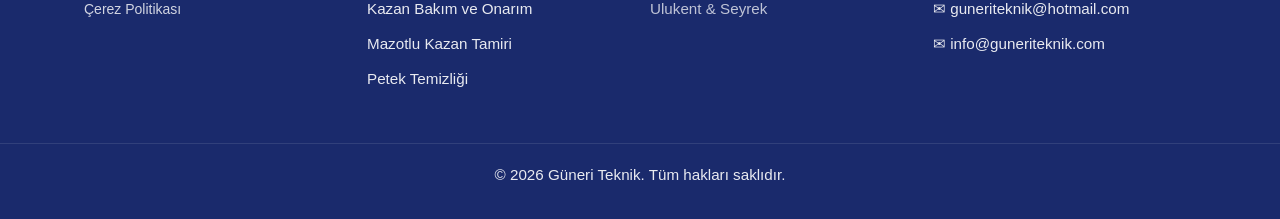
<file: hakkimizda/index.html>
<!DOCTYPE html>
<html lang="tr">
<head>
<meta charset="UTF-8">
<meta name="viewport" content="width=device-width, initial-scale=1.0">
<title>Hakkımızda | Güneri Teknik</title>
<link rel="icon" type="image/png" href="../img/Logo/guneri-teknik-logo.png">
<link rel="stylesheet" href="../style.css">
</head>
<body class="page-hakkimizda">

<header>
    <nav class="nav-container">
        <a href="/" class="logo">
            <img src="../img/Logo/guneri-teknik-logo.png" alt="Güneri Teknik Logo" class="site-logo">
            <h1>GÜNERİ <span>TEKNİK</span></h1>
        </a>

        <input type="checkbox" id="menu-bar">
        <label for="menu-bar" class="hamburger-icon">☰</label>
        <label for="menu-bar" class="menu-overlay"></label>

        <ul class="menu">
            <li><a href="/">Anasayfa</a></li>
            <li><a href="hakkimizda">Hakkımızda</a></li>
            <li><a href="../urunlerimiz">Ürünlerimiz</a></li>
            <li><a href="../yedekparca">Yedek Parça</a></li>
            <li><a href="../iletisim">İletişim</a></li>
        </ul>
    </nav>
</header>

<main class="main-hakkimizda">
    <div class="container otantik-wrapper">

        <div class="header-stamp">
            <span class="since"> 2002 YILINDAN BERİ </span>
            <h1>GÜNERİ TEKNİK</h1>
            <p class="subtitle">Isıtma Sistemlerinde Çeyrek Asırlık Tecrübe</p>
        </div>

        <div class="timeline">

            <div class="timeline-item">
                <div class="year">2002</div>
                <div class="content">
                    <h3>Mazotlu Kazanların Dönemi</h3>
                    <p>Yolculuğumuz, mazotlu kazanların ısınma sistemlerinin merkezi olduğu yıllarda başladı. O günlerin zorlu teknik şartlarında, her bir arızayı ustalıkla çözerek güven inşa ettik.</p>
                </div>
            </div>

            <div class="timeline-item alt">
                <div class="year">Dönüşüm</div>
                <div class="content">
                    <h3>Teknolojiyle Evrim</h3>
                    <p>Geçmişin tecrübesini bugünün teknolojisiyle birleştiriyoruz. Mazotlu sistemler yerini katı yakıtlı kazanlara ve kombilere bırakırken biz de geliştik. Sektörel dönüşümün sadece şahidi değil, uygulayıcısı olduk.</p>
                </div>
            </div>

            <div class="timeline-item">
                <div class="year">Etik</div>
                <div class="content">
                    <h3>Önce Çözüm, Sonra Servis</h3>
                    <p>Sadece yetkilisi olduğumuz markalara hizmet veriyoruz. Gereksiz vakit kayıplarını önlemek için kullanıcıyı yönlendiriyor, ufak sorunları telefonda birlikte çözüyoruz. Büyük sorunlarda ise uzmanlığımızla oradayız. 2002'den beri önceliğimiz her zaman müşteri memnuniyeti.</p>
                </div>
            </div>

        </div>

        <div class="seal-container">
            <div class="auth-seal">
                <p>MAKTEK • SANICA • DIZAYN • ARISTON • HEXEL</p>
                <span>RESMİ YETKİLİ SERVİS</span>
            </div>
        </div>

    </div>
</main>
    <footer class="site-footer">
    <div class="container footer-flex-alt">
        <div class="footer-kvkk-zone">
            <h4>Kurumsal</h4>
            <button type="button" class="footer-link-btn" onclick="openKvkk()">
                KVKK Aydınlatma Metni
            </button>
            <br><br>
            <a href="hakkimizda" style="color:white; text-decoration:none; font-size:14px; opacity:0.8;">Hakkımızda</a>
            <br><br>
            <a href="#" style="color:white; text-decoration:none; font-size:14px; opacity:0.8;">Çerez Politikası</a>
        </div>

        <div class="footer-hizmetler">
            <h4>Hizmetlerimiz</h4>
            <ul>
                <li>Kombi Bakım ve Onarım</li>
                <li>Kombi Parça Değişimi</li>
                <li>Kombi Montaj ve Kurulum</li>
                <li>Kazan Bakım ve Onarım</li>
                <li>Mazotlu Kazan Tamiri</li>
                <li>Petek Temizliği</li>
            </ul>
        </div>

        <div class="footer-regions">
            <h4>Hizmet Bölgelerimiz</h4>
            <ul>
                <li><a href="./" style="color:white; text-decoration:none; opacity:0.8;">Menemen Kombi Servisi</a></li>
                <li><a href="aliaga-kombi-servisi/" style="color:white; text-decoration:none; opacity:0.8;">Aliağa Kombi Servisi</a></li>
                <li><a href="foca-kombi-servisi/" style="color:white; text-decoration:none; opacity:0.8;">Foça Kombi Servisi</a></li>
                <li><a href="./" style="color:white; text-decoration:none; opacity:0.8;">Ulukent & Seyrek</a></li>
            </ul>
        </div>

        <div class="footer-info" id="iletisim">
            <h4>İletişim</h4>
            <p>📍 Menemen - Aliağa - Foça</p>
            <p>📞 +90 232 831 44 14</p>
            <p>📱 +90 537 618 33 44</p>
            <p>✉ guneriteknik@hotmail.com</p>
            <p>✉ info@guneriteknik.com</p>
        </div>
    </div>
  
    <div class="footer-bottom">
        <p>&copy; 2026 Güneri Teknik. Tüm hakları saklıdır.</p>
    </div>
</footer>
    <script src="../wwwroot/js/site.js"></script>

</body>
</html>
</file>
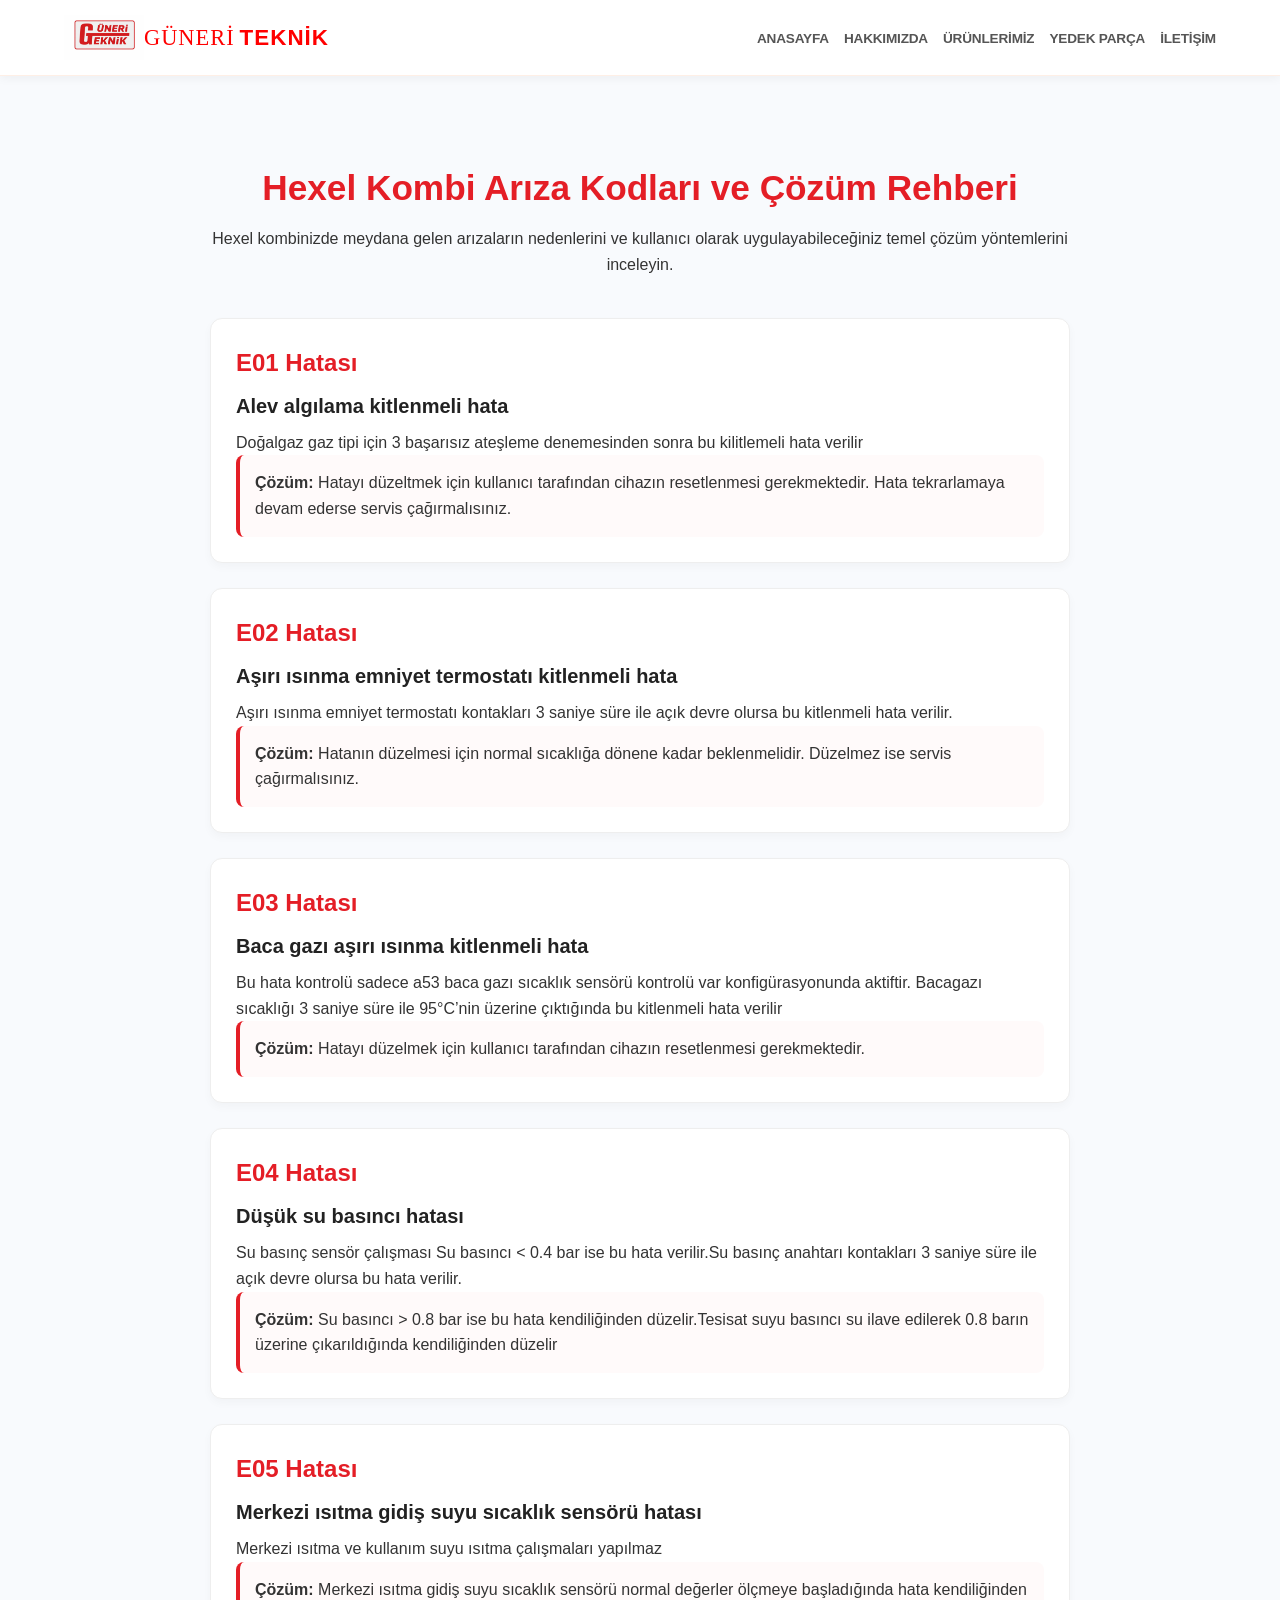
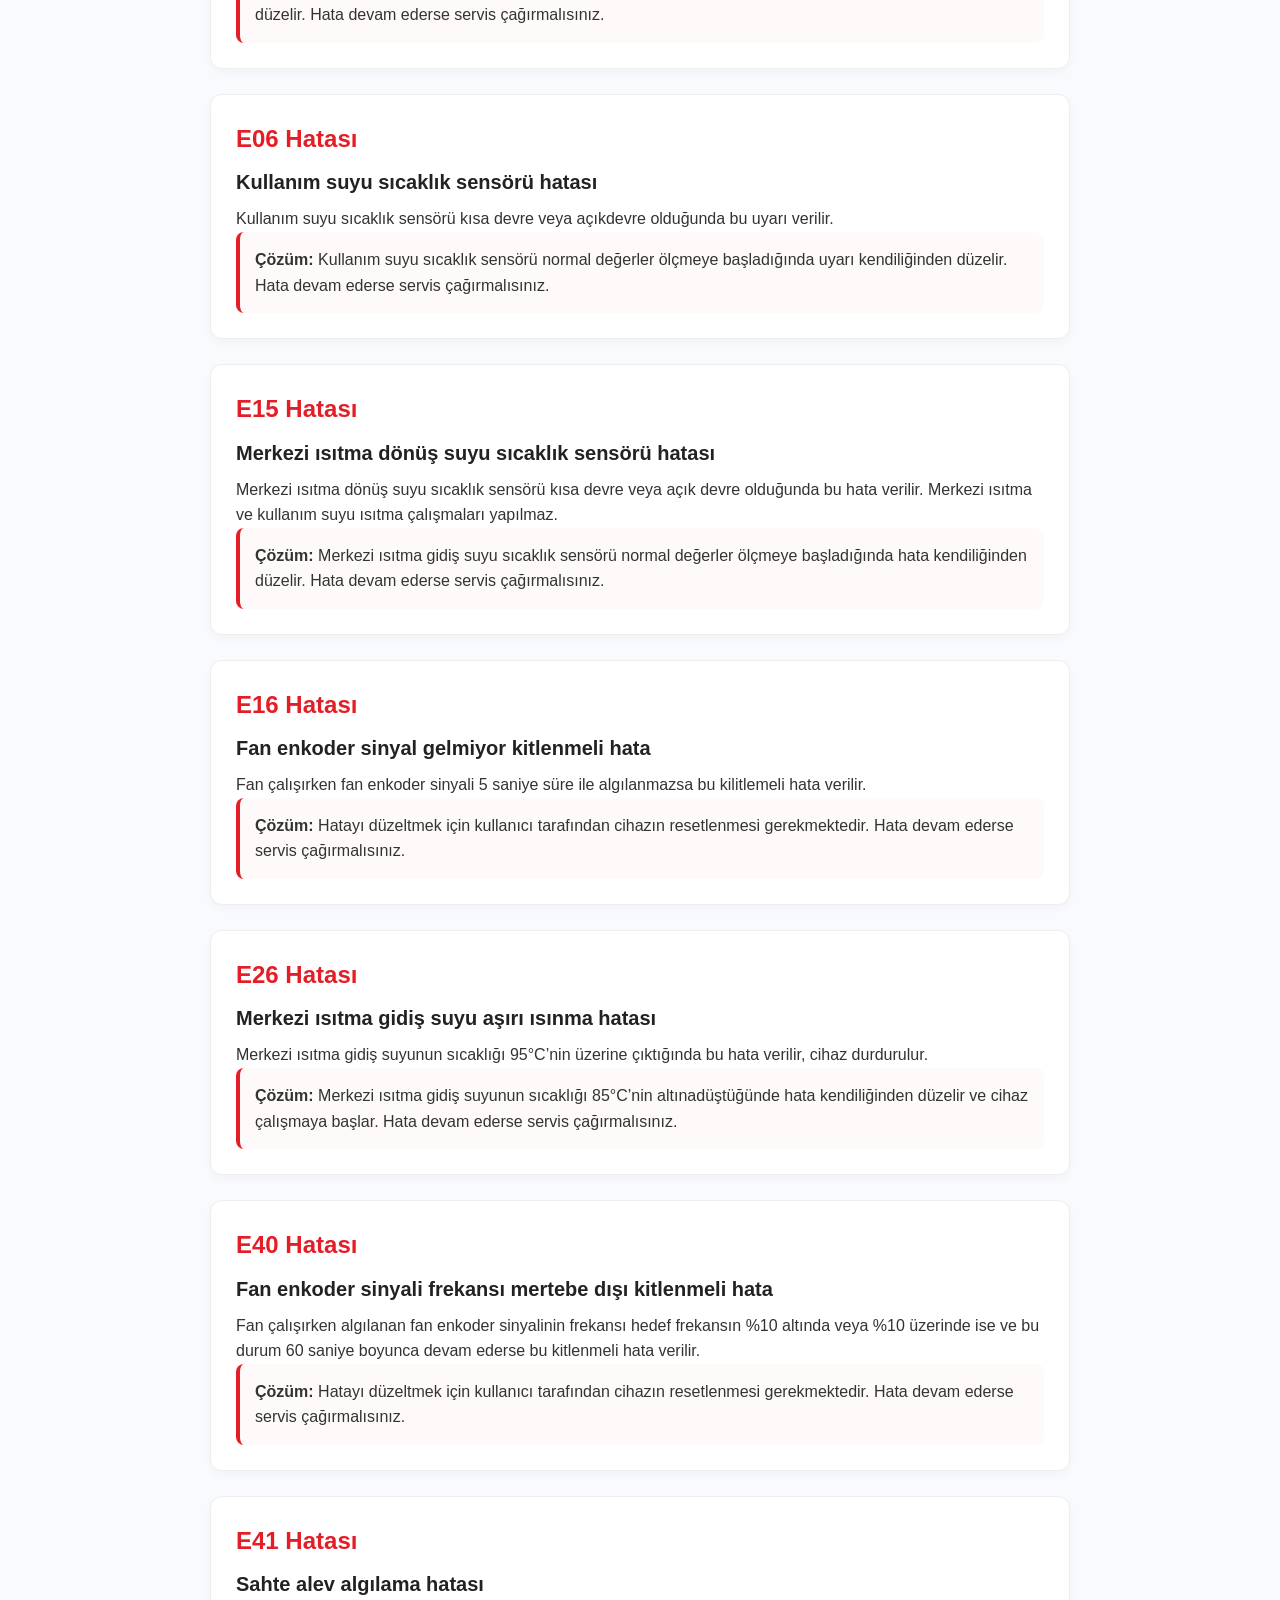
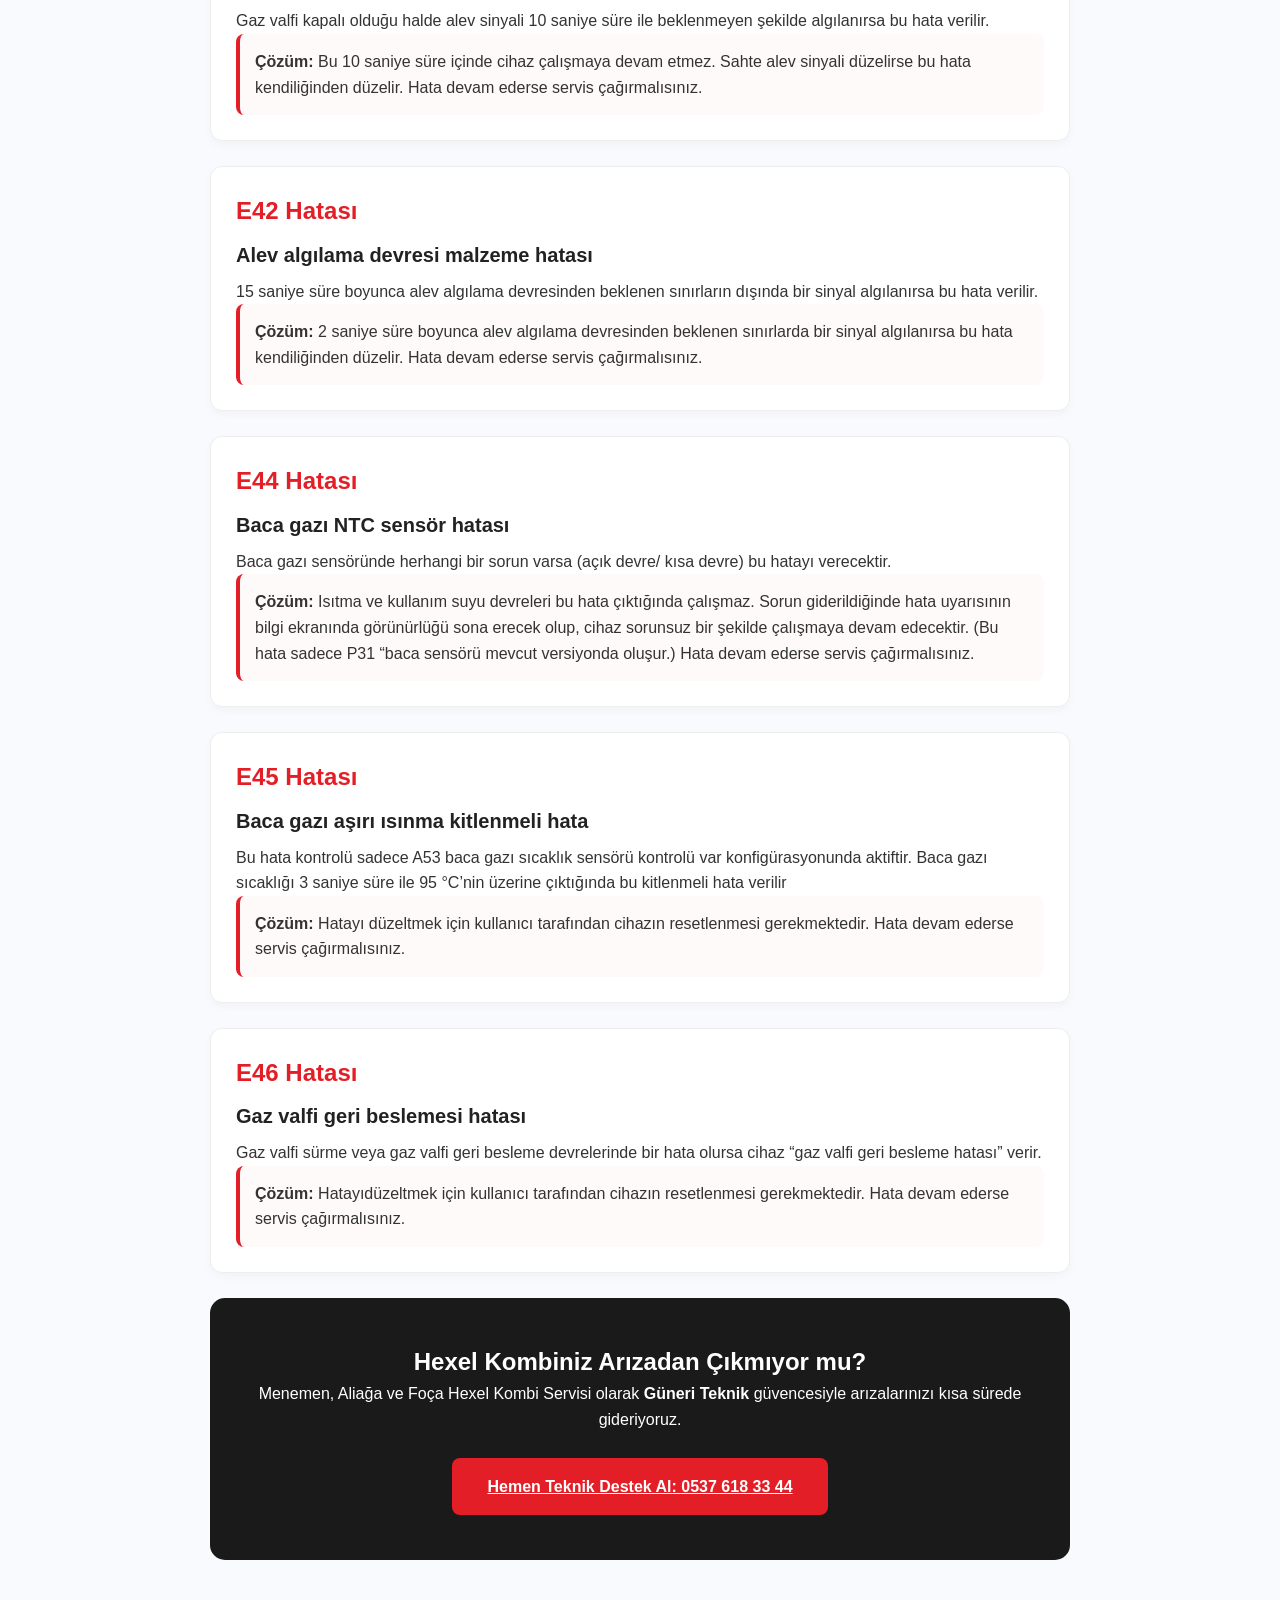
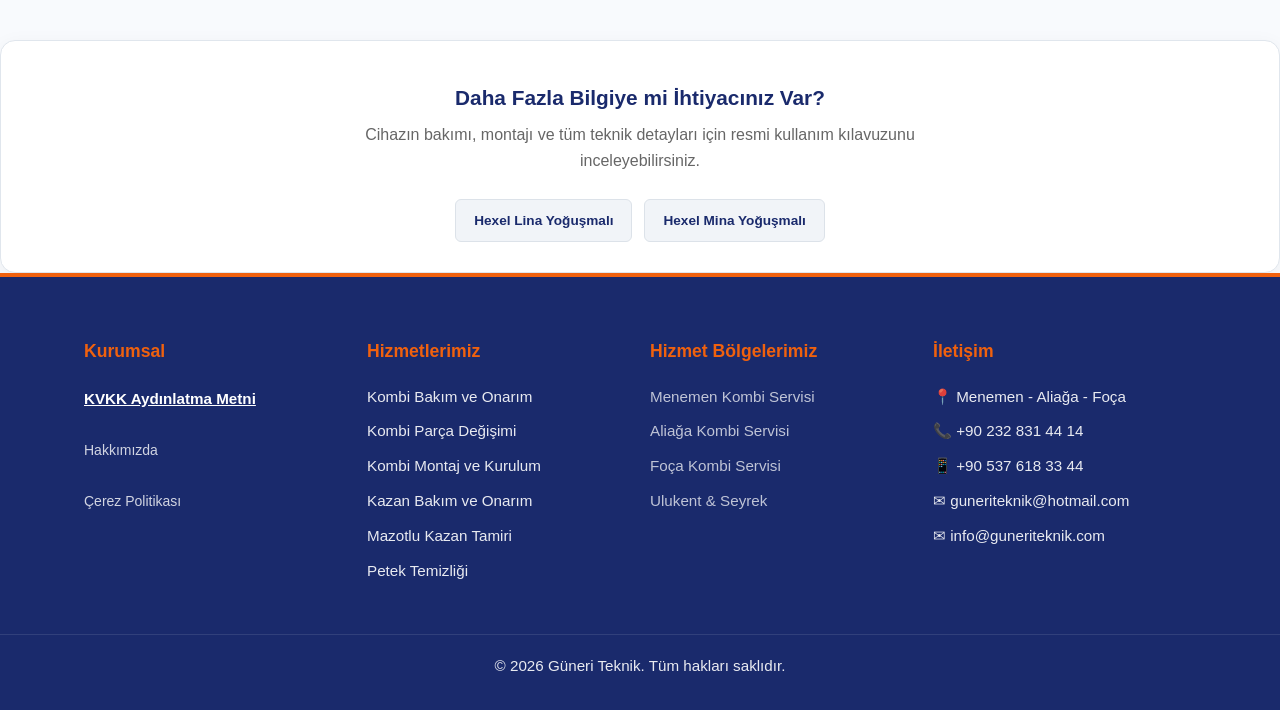
<file: hexel-hata-kodlari/index.html>
<!DOCTYPE html>
<html lang="tr">
<head>
    <meta charset="UTF-8">
    <meta name="viewport" content="width=device-width, initial-scale=1.0">
    <title>Hexel Kombi Arıza Kodları ve Çözümleri | Güneri Teknik Menemen</title>
    <meta name="description" content="Hexel kombi E01, E02, E03, E04 ve tüm hata kodlarının anlamları. Menemen, Aliağa ve Foça Hexel servisi olarak hızlı tamir desteği.">
     <link rel="icon" type="../image/png" href="img/Logo/guneri-teknik-logo.png">
    <link rel="stylesheet" href="../style.css"> 
</head>
<body class="page-hexel">
    <header>
    <nav class="nav-container">
        <a href="../" class="logo">
            <img src="../img/Logo/guneri-teknik-logo.png" alt="Güneri Teknik Logo" class="site-logo">
            <h1>GÜNERİ <span>TEKNİK</span></h1>
        </a>

        <input type="checkbox" id="menu-bar">
        <label for="menu-bar" class="hamburger-icon">☰</label>
        <label for="menu-bar" class="menu-overlay"></label>

        <ul class="menu">
            <li><a href="/">Anasayfa</a></li>
                <li><a href="../hakkimizda">Hakkımızda</a></li>
                <li><a href="../urunlerimiz">Ürünlerimiz</a></li>
                <li><a href="../yedekparca">Yedek Parça</a></li>
                <li><a href="../iletisim">İletişim</a></li>
        </ul>
    </nav>
</header>
    <main>
<body>

    <div class="error-container">
        <div class="error-header">
            <h1>Hexel Kombi Arıza Kodları ve Çözüm Rehberi</h1>
            <p>Hexel kombinizde meydana gelen arızaların nedenlerini ve kullanıcı olarak uygulayabileceğiniz temel çözüm yöntemlerini inceleyin.</p>
        </div>

        <div class="error-card">
            <span class="error-code">E01 Hatası</span>
            <span class="error-title">Alev algılama kitlenmeli hata</span>
            <p>Doğalgaz gaz tipi için 3 başarısız ateşleme denemesinden sonra bu kilitlemeli hata verilir</p>
            <div class="solution-box">
                <strong>Çözüm:</strong> Hatayı düzeltmek için kullanıcı tarafından cihazın resetlenmesi gerekmektedir. Hata tekrarlamaya devam ederse servis çağırmalısınız.
            </div>
        </div>

        <div class="error-card">
            <span class="error-code">E02 Hatası</span>
            <span class="error-title">Aşırı ısınma emniyet termostatı kitlenmeli hata</span>
            <p>Aşırı ısınma emniyet termostatı kontakları 3 saniye süre ile açık devre olursa bu kitlenmeli hata verilir.</p>
            <div class="solution-box">
                <strong>Çözüm:</strong> Hatanın düzelmesi için normal sıcaklığa dönene kadar beklenmelidir. Düzelmez ise servis çağırmalısınız.
            </div>
        </div>

        <div class="error-card">
            <span class="error-code">E03 Hatası</span>
            <span class="error-title">Baca gazı aşırı ısınma kitlenmeli hata</span>
            <p>Bu hata kontrolü sadece a53 baca gazı sıcaklık sensörü kontrolü var konfigürasyonunda aktiftir. Bacagazı sıcaklığı 3 saniye süre ile 95°C’nin üzerine çıktığında bu kitlenmeli hata verilir</p>
            <div class="solution-box">
                <strong>Çözüm:</strong> Hatayı düzelmek için kullanıcı tarafından cihazın resetlenmesi gerekmektedir.
            </div>
        </div>

        <div class="error-card">
            <span class="error-code">E04 Hatası</span>
            <span class="error-title">Düşük su basıncı hatası</span>
            <p>Su basınç sensör çalışması Su basıncı < 0.4 bar ise bu hata verilir.Su basınç anahtarı kontakları 3 saniye süre ile açık devre olursa bu hata verilir. </p>
            <div class="solution-box">
                <strong>Çözüm:</strong> Su basıncı > 0.8 bar ise bu hata kendiliğinden düzelir.Tesisat suyu basıncı su ilave edilerek 0.8 barın üzerine çıkarıldığında kendiliğinden düzelir
            </div>
        </div>
        <div class="error-card">
            <span class="error-code">E05 Hatası</span>
            <span class="error-title">Merkezi ısıtma gidiş suyu sıcaklık sensörü hatası</span>
            <p>Merkezi ısıtma ve kullanım suyu ısıtma çalışmaları yapılmaz </p>
            <div class="solution-box">
                <strong>Çözüm:</strong> Merkezi ısıtma gidiş suyu sıcaklık sensörü normal değerler ölçmeye başladığında hata kendiliğinden düzelir. Hata devam ederse servis çağırmalısınız.
            </div>
        </div>
        <div class="error-card">
            <span class="error-code">E06 Hatası</span>
            <span class="error-title">Kullanım suyu sıcaklık sensörü hatası</span>
            <p>Kullanım suyu sıcaklık sensörü kısa devre veya açıkdevre olduğunda bu uyarı verilir.  </p>
            <div class="solution-box">
                <strong>Çözüm:</strong> Kullanım suyu sıcaklık sensörü normal değerler ölçmeye başladığında uyarı kendiliğinden düzelir. Hata devam ederse servis çağırmalısınız.
            </div>
        </div>
        <div class="error-card">
            <span class="error-code">E15 Hatası</span>
            <span class="error-title">Merkezi ısıtma dönüş suyu sıcaklık sensörü hatası</span>
            <p>Merkezi ısıtma dönüş suyu sıcaklık sensörü kısa devre veya açık devre olduğunda bu hata verilir. Merkezi ısıtma ve kullanım suyu ısıtma çalışmaları yapılmaz. </p>
            <div class="solution-box">
                <strong>Çözüm:</strong> Merkezi ısıtma gidiş suyu sıcaklık sensörü normal değerler ölçmeye başladığında hata kendiliğinden düzelir. Hata devam ederse servis çağırmalısınız.
            </div>
        </div>
        <div class="error-card">
            <span class="error-code">E16 Hatası</span>
            <span class="error-title">Fan enkoder sinyal gelmiyor kitlenmeli hata</span>
            <p>Fan çalışırken fan enkoder sinyali 5 saniye süre ile algılanmazsa bu kilitlemeli hata verilir. </p>
            <div class="solution-box">
                <strong>Çözüm:</strong> Hatayı düzeltmek için kullanıcı tarafından cihazın resetlenmesi gerekmektedir. Hata devam ederse servis çağırmalısınız.
            </div>
        </div>
        <div class="error-card">
            <span class="error-code">E26 Hatası</span>
            <span class="error-title">Merkezi ısıtma gidiş suyu aşırı ısınma hatası</span>
            <p>Merkezi ısıtma gidiş suyunun sıcaklığı 95°C’nin üzerine çıktığında bu hata verilir, cihaz durdurulur.</p>
            <div class="solution-box">
                <strong>Çözüm:</strong> Merkezi ısıtma gidiş suyunun sıcaklığı 85°C’nin altınadüştüğünde hata kendiliğinden düzelir ve cihaz çalışmaya başlar. Hata devam ederse servis çağırmalısınız.
            </div>
        </div>
        <div class="error-card">
            <span class="error-code">E40 Hatası</span>
            <span class="error-title">Fan enkoder sinyali frekansı mertebe dışı kitlenmeli hata</span>
            <p>Fan çalışırken algılanan fan enkoder sinyalinin frekansı hedef frekansın %10 altında veya %10 üzerinde ise ve bu durum 60 saniye boyunca devam ederse bu kitlenmeli hata verilir.</p>
            <div class="solution-box">
                <strong>Çözüm:</strong> Hatayı düzeltmek için kullanıcı tarafından cihazın resetlenmesi gerekmektedir. Hata devam ederse servis çağırmalısınız.
            </div>
        </div>
        <div class="error-card">
            <span class="error-code">E41 Hatası</span>
            <span class="error-title">Sahte alev algılama hatası</span>
            <p>Gaz valfi kapalı olduğu halde alev sinyali 10 saniye süre ile beklenmeyen şekilde algılanırsa bu hata verilir.</p>
            <div class="solution-box">
                <strong>Çözüm:</strong> Bu 10 saniye süre içinde cihaz çalışmaya devam etmez. Sahte alev sinyali düzelirse bu hata kendiliğinden düzelir. Hata devam ederse servis çağırmalısınız.
            </div>
        </div>
        <div class="error-card">
            <span class="error-code">E42 Hatası</span>
            <span class="error-title">Alev algılama devresi malzeme hatası</span>
            <p>15 saniye süre boyunca alev algılama devresinden beklenen sınırların dışında bir sinyal algılanırsa bu hata verilir.</p>
            <div class="solution-box">
                <strong>Çözüm:</strong> 2 saniye süre boyunca alev algılama devresinden beklenen sınırlarda bir sinyal algılanırsa bu hata kendiliğinden düzelir. Hata devam ederse servis çağırmalısınız.
            </div>
        </div>
        <div class="error-card">
            <span class="error-code">E44 Hatası</span>
            <span class="error-title">Baca gazı NTC sensör hatası</span>
            <p>Baca gazı sensöründe herhangi bir sorun varsa (açık devre/ kısa devre) bu hatayı verecektir.</p>
            <div class="solution-box">
                <strong>Çözüm:</strong> Isıtma ve kullanım suyu devreleri bu hata çıktığında çalışmaz. Sorun giderildiğinde hata uyarısının bilgi ekranında görünürlüğü sona erecek olup, cihaz sorunsuz bir şekilde çalışmaya devam edecektir.
(Bu hata sadece P31 “baca sensörü mevcut versiyonda oluşur.) Hata devam ederse servis çağırmalısınız.
            </div>
        </div>
        <div class="error-card">
            <span class="error-code">E45 Hatası</span>
            <span class="error-title">Baca gazı aşırı ısınma kitlenmeli hata</span>
            <p>Bu hata kontrolü sadece A53 baca gazı sıcaklık sensörü kontrolü var konfigürasyonunda aktiftir. Baca gazı sıcaklığı 3 saniye süre ile 95 °C’nin üzerine çıktığında bu kitlenmeli hata verilir</p>
            <div class="solution-box">
                <strong>Çözüm:</strong> Hatayı düzeltmek için kullanıcı tarafından cihazın resetlenmesi gerekmektedir. Hata devam ederse servis çağırmalısınız.
            </div>
        </div>
        <div class="error-card">
            <span class="error-code">E46 Hatası</span>
            <span class="error-title">Gaz valfi geri beslemesi hatası</span>
            <p>Gaz valfi sürme veya gaz valfi geri besleme devrelerinde bir hata olursa cihaz “gaz valfi geri besleme hatası” verir.</p>
            <div class="solution-box">
                <strong>Çözüm:</strong> Hatayıdüzeltmek için kullanıcı tarafından cihazın resetlenmesi gerekmektedir. Hata devam ederse servis çağırmalısınız.
            </div>
        </div>

        <div class="cta-section">
            <h2>Hexel Kombiniz Arızadan Çıkmıyor mu?</h2>
            <p>Menemen, Aliağa ve Foça Hexel Kombi Servisi olarak <strong>Güneri Teknik</strong> güvencesiyle arızalarınızı kısa sürede gideriyoruz.</p>
            <a href="tel:+905376183344" class="cta-btn">Hemen Teknik Destek Al: 0537 618 33 44</a>
        </div>
    </div>
     <div class="kilavuz-box">
    <div class="kilavuz-header">
        <div class="kilavuz-icon">
            <i class="fas fa-file-pdf"></i>
        </div>
        <div class="kilavuz-text">
            <h4>Daha Fazla Bilgiye mi İhtiyacınız Var?</h4>
            <p>Cihazın bakımı, montajı ve tüm teknik detayları için resmi kullanım kılavuzunu inceleyebilirsiniz.</p>
        </div>
    </div>

    <div class="kilavuz-links">
        <a href="../pdf/hexel-lina-kullanim-kilavuzu.pdf" target="_blank" class="kilavuz-download-btn">
            Hexel Lina Yoğuşmalı
        </a>
        <a href="../pdf/hexel-mina-kullanim-kilavuzu.pdf" target="_blank" class="kilavuz-download-btn">
            Hexel Mina Yoğuşmalı
        </a>
    </div>
</div>
    </body>
                <footer class="site-footer">
    <div class="container footer-flex-alt">
        <div class="footer-kvkk-zone">
            <h4>Kurumsal</h4>
            <button type="button" class="footer-link-btn" onclick="openKvkk()">
                KVKK Aydınlatma Metni
            </button>
            <br><br>
            <a href="hakkimizda" style="color:white; text-decoration:none; font-size:14px; opacity:0.8;">Hakkımızda</a>
            <br><br>
            <a href="#" style="color:white; text-decoration:none; font-size:14px; opacity:0.8;">Çerez Politikası</a>
        </div>

        <div class="footer-hizmetler">
            <h4>Hizmetlerimiz</h4>
            <ul>
                <li>Kombi Bakım ve Onarım</li>
                <li>Kombi Parça Değişimi</li>
                <li>Kombi Montaj ve Kurulum</li>
                <li>Kazan Bakım ve Onarım</li>
                <li>Mazotlu Kazan Tamiri</li>
                <li>Petek Temizliği</li>
            </ul>
        </div>

        <div class="footer-regions">
            <h4>Hizmet Bölgelerimiz</h4>
            <ul>
                <li><a href="./" style="color:white; text-decoration:none; opacity:0.8;">Menemen Kombi Servisi</a></li>
                <li><a href="aliaga-kombi-servisi/" style="color:white; text-decoration:none; opacity:0.8;">Aliağa Kombi Servisi</a></li>
                <li><a href="foca-kombi-servisi/" style="color:white; text-decoration:none; opacity:0.8;">Foça Kombi Servisi</a></li>
                <li><a href="./" style="color:white; text-decoration:none; opacity:0.8;">Ulukent & Seyrek</a></li>
            </ul>
        </div>

        <div class="footer-info" id="iletisim">
            <h4>İletişim</h4>
            <p>📍 Menemen - Aliağa - Foça</p>
            <p>📞 +90 232 831 44 14</p>
            <p>📱 +90 537 618 33 44</p>
            <p>✉ guneriteknik@hotmail.com</p>
            <p>✉ info@guneriteknik.com</p>
        </div>
    </div>
  
    <div class="footer-bottom">
        <p>&copy; 2026 Güneri Teknik. Tüm hakları saklıdır.</p>
    </div>
</footer>
        </main>
</html>
</file>
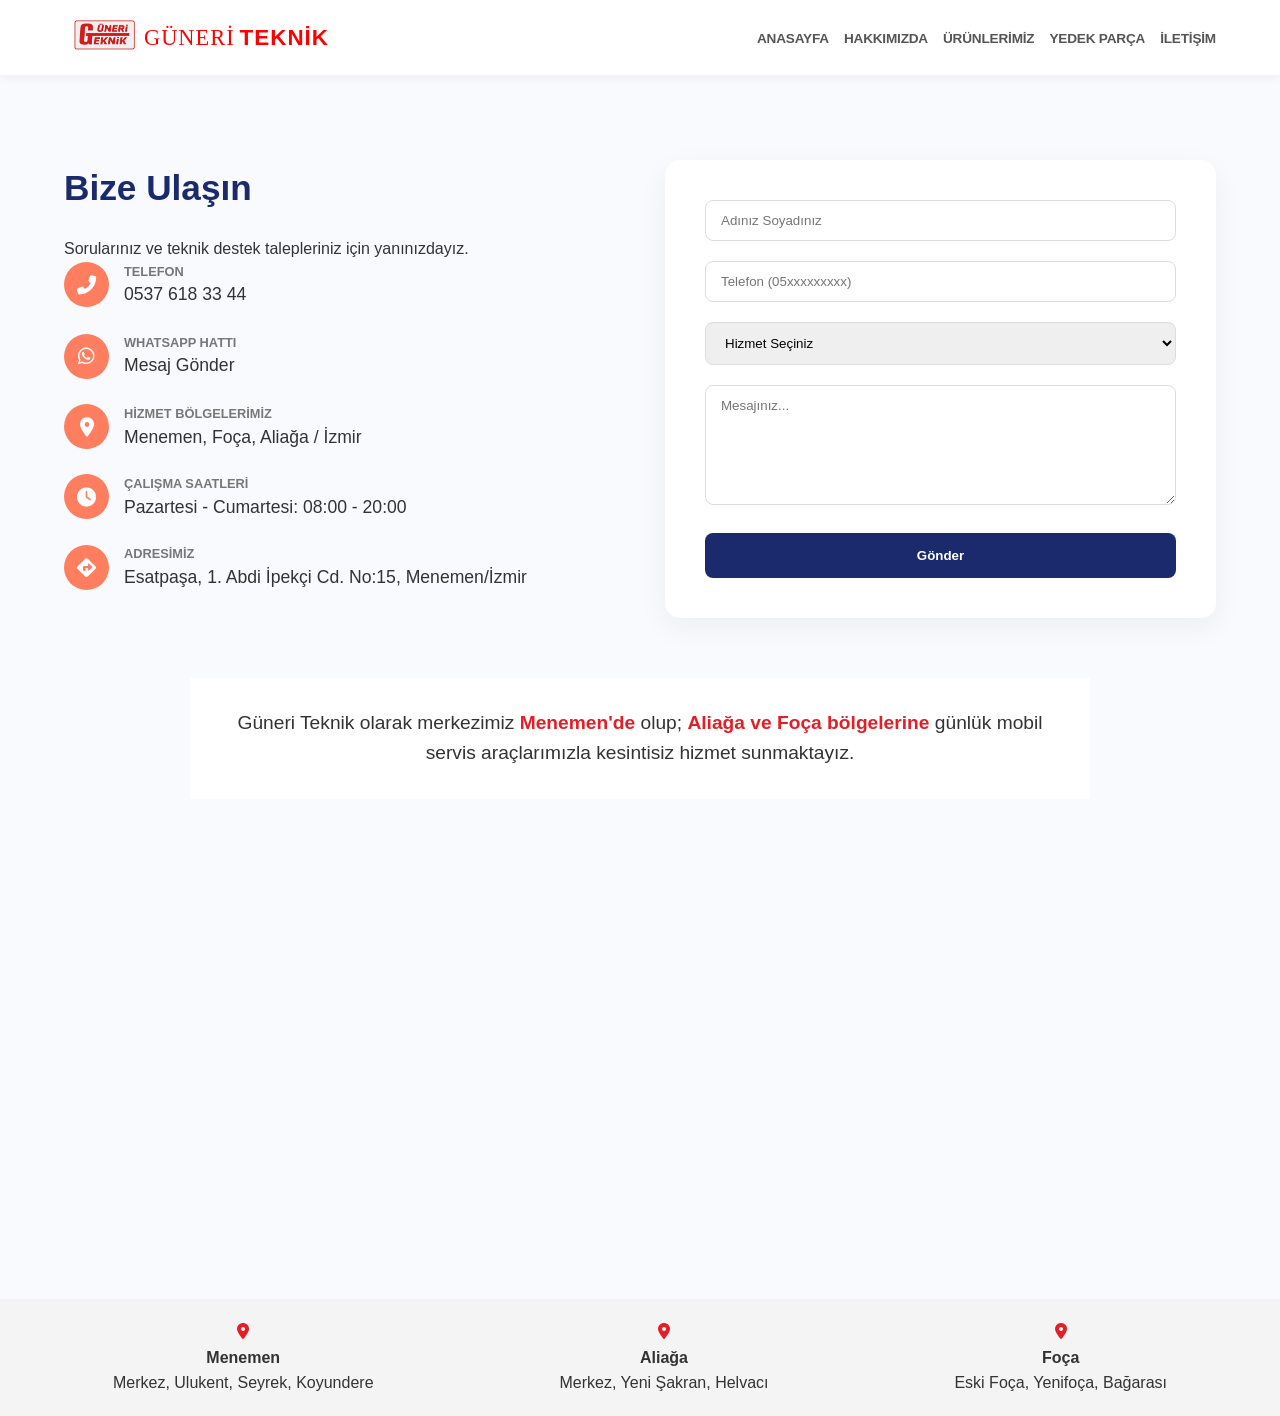
<file: iletisim/index.html>
<!DOCTYPE html>
<html lang="tr">
<head>
    <meta charset="UTF-8">
    <meta name="viewport" content="width=device-width, initial-scale=1.0">
    <title>Güneri Teknik İletişim | Arıza Kaydı ve Servis Randevusu</title>
    <meta name="description" content="Güneri Teknik iletişim bilgileri. Menemen kombi arıza kaydı ve servis randevusu için 0232 831 44 14 numaralı hattımızdan bize ulaşın.">
    <link rel="icon" type="image/png" href="../img/Logo/guneri-teknik-logo.png">
    <link rel="stylesheet" href="../style.css">
    <link rel="stylesheet" href="https://cdnjs.cloudflare.com/ajax/libs/font-awesome/6.0.0/css/all.min.css">
    <style>
        /* Başlangıçta gizli olması gereken alanlar */
        .warranty-group, .brand-group { display: none; }
    </style>
</head>
<body class="page-iletisim">
    
<header>
    <nav class="nav-container">
        <a href="/" class="logo">
            <img src="../img/Logo/guneri-teknik-logo.png" alt="Güneri Teknik Logo" class="site-logo">
            <h1>GÜNERİ <span>TEKNİK</span></h1>
        </a>

        <input type="checkbox" id="menu-bar">
        <label for="menu-bar" class="hamburger-icon">☰</label>
        <label for="menu-bar" class="menu-overlay"></label>

        <ul class="menu">
            <li><a href="../">Anasayfa</a></li>
            <li><a href="../hakkimizda">Hakkımızda</a></li>
            <li><a href="../urunlerimiz">Ürünlerimiz</a></li>
            <li><a href="../yedekparca">Yedek Parça</a></li>
            <li><a href="../iletisim">İletişim</a></li>
        </ul>
    </nav>
</header>

<main class="contact-main">
    <div class="container">
        <div class="contact-grid">

            <div class="contact-info">
                <h2>Bize Ulaşın</h2>
                <p>Sorularınız ve teknik destek talepleriniz için yanınızdayız.</p>

                <div class="info-item">
                    <i class="fas fa-phone-alt"></i>
                    <div>
                        <span>Telefon</span>
                        <a href="tel:+905376183344">0537 618 33 44</a>
                    </div>
                </div>

                <div class="info-item">
                    <i class="fab fa-whatsapp"></i>
                    <div>
                        <span>WhatsApp Hattı</span>
                        <a href="https://wa.me/905376183344">Mesaj Gönder</a>
                    </div>
                </div>

                <div class="info-item">
                    <i class="fas fa-map-marker-alt"></i>
                    <div>
                        <span>Hizmet Bölgelerimiz</span>
                        <p>Menemen, Foça, Aliağa / İzmir</p>
                    </div>
                </div>

                <div class="info-item">
                    <i class="fas fa-clock"></i>
                    <div>
                        <span>Çalışma Saatleri</span>
                        <p>Pazartesi - Cumartesi: 08:00 - 20:00</p>
                    </div>
                </div>

                <div class="info-item">
                    <i class="fas fa-directions"></i>
                    <div>
                        <span>Adresimiz</span>
                        <a href="https://tinyurl.com/Guneriteknik" target="_blank">
                             Esatpaşa, 1. Abdi İpekçi Cd. No:15, Menemen/İzmir
                        </a>
                    </div>
                </div>
            </div>

            <div class="contact-form-wrapper">
                <form id="contactForm">
                    <div class="form-group">
                        <input type="text" id="nameInput" placeholder="Adınız Soyadınız" required>
                    </div>
                    <div class="form-group">
                        <input type="tel" id="phoneInput" placeholder="Telefon (05xxxxxxxxx)" pattern="[0-9]{11}" maxlength="11" required>
                    </div>
                    <div class="form-group">
                        <select id="serviceSelect" required onchange="toggleFields()">
                            <option value="" disabled selected>Hizmet Seçiniz</option>
                            <option value="yedekparca">Yedek Parça Talebi</option>
                            <option value="servis">Teknik Servis Randevusu</option>
                            <option value="bakim">Yıllık Bakım Randevusu</option>
                            <option value="diger">Diğer</option>
                        </select>
                    </div>

                    <div id="brandGroup" class="form-group brand-group" style="display: none;">
                        <select id="brandSelect">
                            <option value="" disabled selected>Cihaz Markasını Seçiniz</option>
                            <option value="Maktek">Maktek</option>
                            <option value="Sanica">Sanica</option>
                            <option value="Ariston">Ariston</option>
                            <option value="Hexel">Hexel</option>
                            <option value="Dizayn">Dizayn</option>
                            <option value="Diger" id="otherBrandOption">Diğer</option>
                        </select>
                    </div>
                    <div id="manualBrandGroup" class="form-group" style="display: none;">
                        <input type="text" id="manualBrandInput" placeholder="Lütfen Markayı Yazınız">
                    </div>

                    <div id="warrantyGroup" class="form-group warranty-group" style="display: none;">
                        <label for="warrantySelect" class="warranty-label">Cihazın garantisi devam ediyor mu?</label>
                        <select id="warrantySelect">
                            <option value="hayir">Hayır, Garantisi Bitti / Yok</option>
                            <option value="evet">Evet, Garantisi Devam Ediyor</option>
                        </select>
                    </div>

                    <div class="form-group">
                            <textarea id="messageInput" placeholder="Mesajınız..."></textarea>
                        </div>

                        <div id="warrantyAlert" class="warranty-info-box">
                            <h4><i class="fas fa-exclamation-circle"></i> Randevu Prosedürü</h4>
                            <p id="alertMessage"></p>
                            <a id="callCenterBtn" href="#" class="call-btn">
                                <i class="fas fa-phone-alt"></i> Marka Merkezini Ara
                            </a>
                        </div>

                        <button type="submit" id="submitBtn" class="submit-btn">Gönder</button>
                    </form>
            </div>

        </div>
    </div>
        <div class="service-notice">
    <p>Güneri Teknik olarak merkezimiz <strong>Menemen'de</strong> olup; <strong>Aliağa ve Foça bölgelerine</strong> günlük mobil servis araçlarımızla kesintisiz hizmet sunmaktayız.</p>
</div>
    <div class="map-container">
    <iframe 
        src="https://www.google.com/maps/embed?pb=!1m18!1m12!1m3!1d1558.9293559248595!2d27.07351853888218!3d38.60612208897072!2m3!1f0!2f0!3f0!3m2!1i1024!2i768!4f13.1!3m3!1m2!1s0x14bbd37ebf78b789%3A0x9065e419d8a5cb47!2zRXNhdHBhxZ9hLCAxLiBBYmRpIMSwcGVrw6dpIEfDpy4gTm86MTUsIDM1NjYwIE1lbmVtZW4vxLB6bWly!5e0!3m2!1str!2str!4v1771922931463!5m2!1str!2str&embed=true" 
        style="border:0; width:100%; height:450px;" 
        allowfullscreen="" 
        loading="lazy"
        referrerpolicy="no-referrer-when-downgrade">
    </iframe>
</div>
    <div class="service-areas-grid" style="display: flex; justify-content: space-around; padding: 20px; background: #f4f4f4; text-align: center;">
    <div>
        <i class="fas fa-map-marker-alt" style="color: #e41e26;"></i>
        <h4>Menemen</h4>
        <p>Merkez, Ulukent, Seyrek, Koyundere</p>
    </div>
    <div>
        <i class="fas fa-map-marker-alt" style="color: #e41e26;"></i>
        <h4>Aliağa</h4>
        <p>Merkez, Yeni Şakran, Helvacı</p>
    </div>
    <div>
        <i class="fas fa-map-marker-alt" style="color: #e41e26;"></i>
        <h4>Foça</h4>
        <p>Eski Foça, Yenifoça, Bağarası</p>
    </div>
</div>
</main>

<script src="../wwwroot/js/site.js"></script>
</body>
</html>
</file>
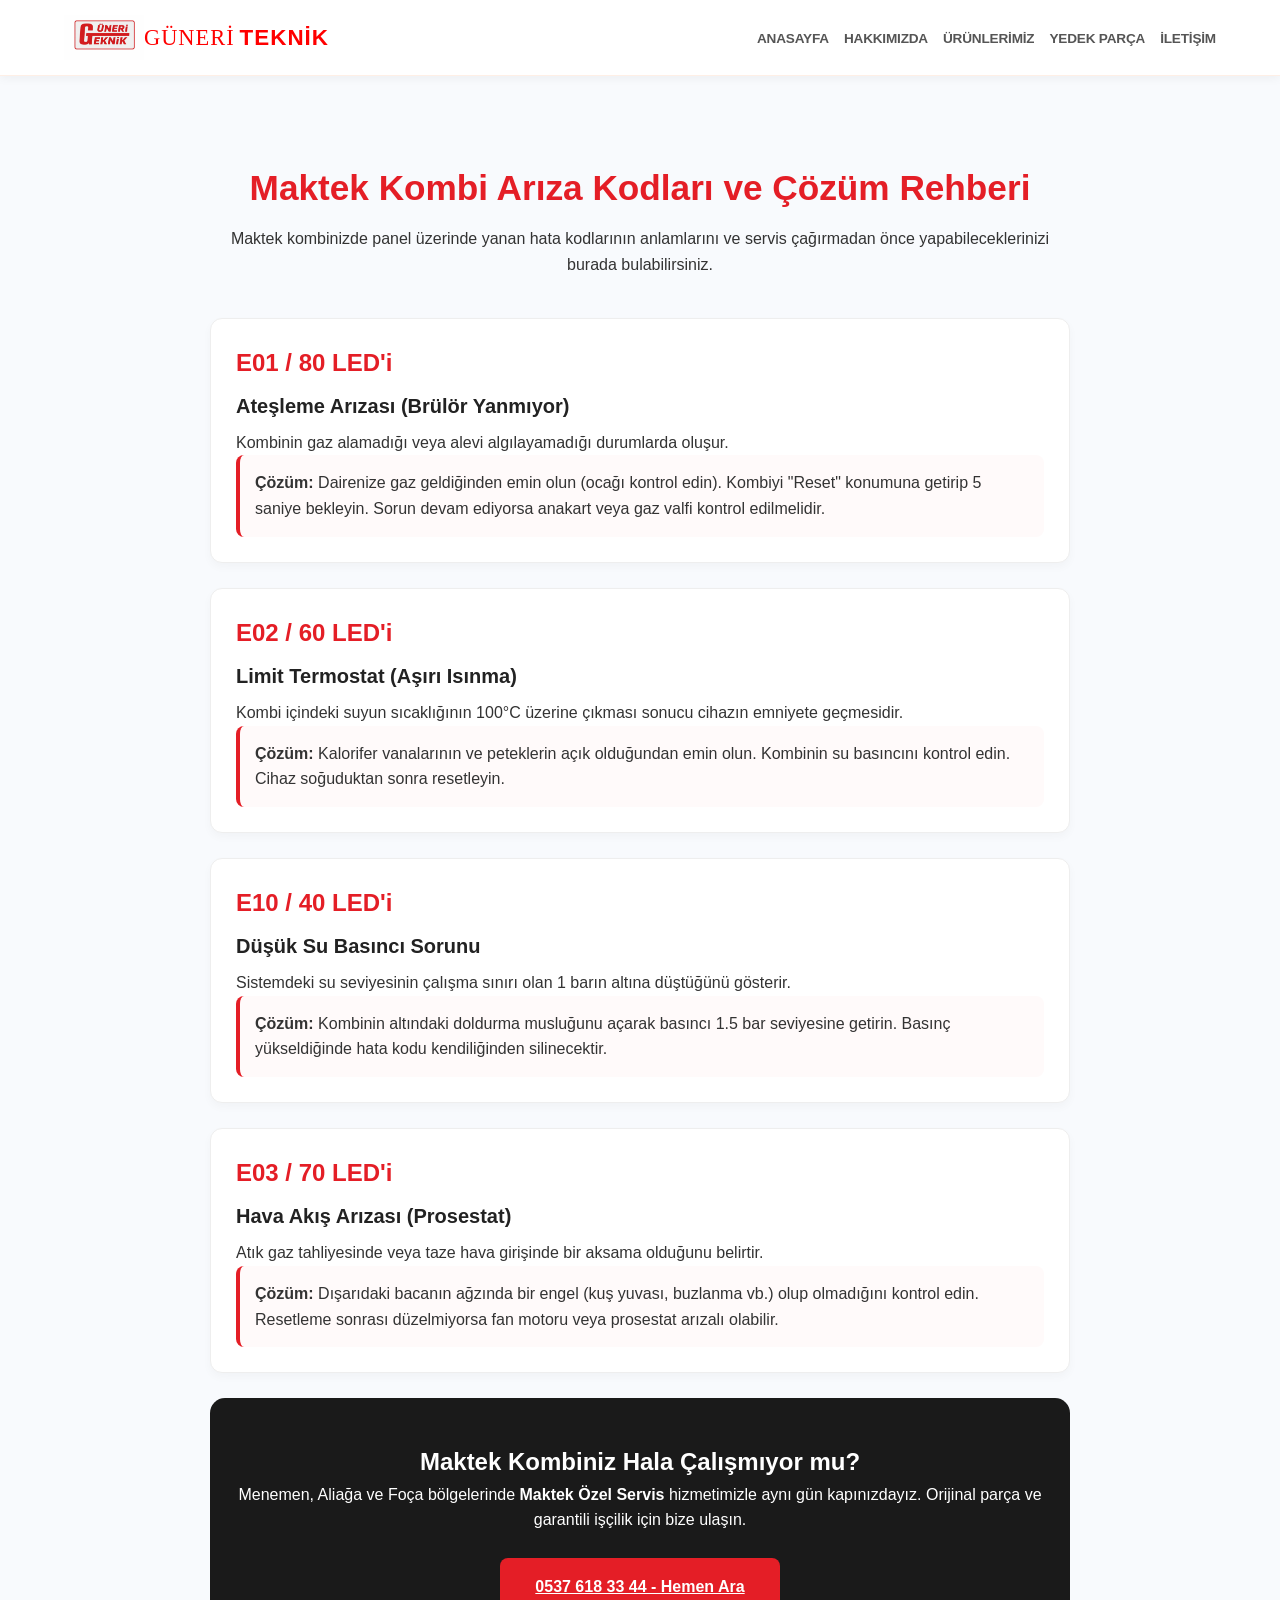
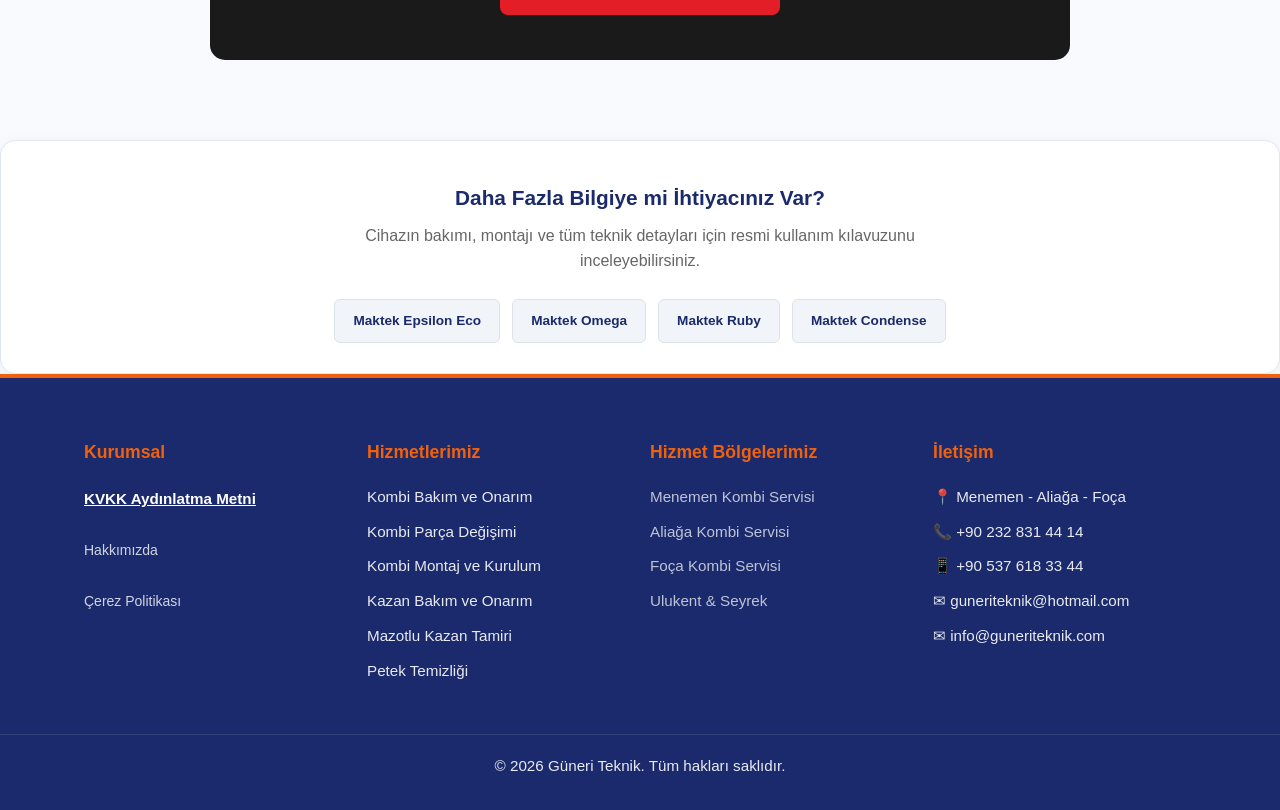
<file: maktek-hata-kodlari/index.html>
<!DOCTYPE html>
<html lang="tr">
<head>
    <meta charset="UTF-8">
    <meta name="viewport" content="width=device-width, initial-scale=1.0">
    <title>Maktek Kombi Arıza Kodları ve Çözümleri | Güneri Teknik Menemen</title>
    <meta name="description" content="Maktek kombi E01, E02, E03 ve LED arıza kodlarının anlamları. Menemen, Aliağa ve Foça Maktek servisi olarak profesyonel tamir desteği.">
    <link rel="icon" type="../image/png" href="img/Logo/guneri-teknik-logo.png">
    <link rel="stylesheet" href="../style.css"> 
</head>
<body class="page-maktek">
    <header>
    <nav class="nav-container">
        <a href="../" class="logo">
            <img src="../img/Logo/guneri-teknik-logo.png" alt="Güneri Teknik Logo" class="site-logo">
            <h1>GÜNERİ <span>TEKNİK</span></h1>
        </a>

        <input type="checkbox" id="menu-bar">
        <label for="menu-bar" class="hamburger-icon">☰</label>
        <label for="menu-bar" class="menu-overlay"></label>

        <ul class="menu">
            <li><a href="/">Anasayfa</a></li>
                <li><a href="../hakkimizda">Hakkımızda</a></li>
                <li><a href="../urunlerimiz">Ürünlerimiz</a></li>
                <li><a href="../yedekparca">Yedek Parça</a></li>
                <li><a href="../iletisim">İletişim</a></li>
        </ul>
    </nav>
</header>

    <div class="error-container">
        <div class="error-header">
            <h1>Maktek Kombi Arıza Kodları ve Çözüm Rehberi</h1>
            <p>Maktek kombinizde panel üzerinde yanan hata kodlarının anlamlarını ve servis çağırmadan önce yapabileceklerinizi burada bulabilirsiniz.</p>
        </div>

        <div class="error-card">
            <span class="error-code">E01 / 80 LED'i</span>
            <span class="error-title">Ateşleme Arızası (Brülör Yanmıyor)</span>
            <p>Kombinin gaz alamadığı veya alevi algılayamadığı durumlarda oluşur.</p>
            <div class="solution-box">
                <strong>Çözüm:</strong> Dairenize gaz geldiğinden emin olun (ocağı kontrol edin). Kombiyi "Reset" konumuna getirip 5 saniye bekleyin. Sorun devam ediyorsa anakart veya gaz valfi kontrol edilmelidir.
            </div>
        </div>

        <div class="error-card">
            <span class="error-code">E02 / 60 LED'i</span>
            <span class="error-title">Limit Termostat (Aşırı Isınma)</span>
            <p>Kombi içindeki suyun sıcaklığının 100°C üzerine çıkması sonucu cihazın emniyete geçmesidir.</p>
            <div class="solution-box">
                <strong>Çözüm:</strong> Kalorifer vanalarının ve peteklerin açık olduğundan emin olun. Kombinin su basıncını kontrol edin. Cihaz soğuduktan sonra resetleyin.
            </div>
        </div>

        <div class="error-card">
            <span class="error-code">E10 / 40 LED'i</span>
            <span class="error-title">Düşük Su Basıncı Sorunu</span>
            <p>Sistemdeki su seviyesinin çalışma sınırı olan 1 barın altına düştüğünü gösterir.</p>
            <div class="solution-box">
                <strong>Çözüm:</strong> Kombinin altındaki doldurma musluğunu açarak basıncı 1.5 bar seviyesine getirin. Basınç yükseldiğinde hata kodu kendiliğinden silinecektir.
            </div>
        </div>

        <div class="error-card">
            <span class="error-code">E03 / 70 LED'i</span>
            <span class="error-title">Hava Akış Arızası (Prosestat)</span>
            <p>Atık gaz tahliyesinde veya taze hava girişinde bir aksama olduğunu belirtir.</p>
            <div class="solution-box">
                <strong>Çözüm:</strong> Dışarıdaki bacanın ağzında bir engel (kuş yuvası, buzlanma vb.) olup olmadığını kontrol edin. Resetleme sonrası düzelmiyorsa fan motoru veya prosestat arızalı olabilir.
            </div>
        </div>

        <div class="cta-section">
            <h2>Maktek Kombiniz Hala Çalışmıyor mu?</h2>
            <p>Menemen, Aliağa ve Foça bölgelerinde <strong>Maktek Özel Servis</strong> hizmetimizle aynı gün kapınızdayız. Orijinal parça ve garantili işçilik için bize ulaşın.</p>
            <a href="tel:+905376183344" class="cta-btn">0537 618 33 44 - Hemen Ara</a>
        </div>
    </div>
    <div class="kilavuz-box">
    <div class="kilavuz-header">
        <div class="kilavuz-icon">
            <i class="fas fa-file-pdf"></i>
        </div>
        <div class="kilavuz-text">
            <h4>Daha Fazla Bilgiye mi İhtiyacınız Var?</h4>
            <p>Cihazın bakımı, montajı ve tüm teknik detayları için resmi kullanım kılavuzunu inceleyebilirsiniz.</p>
        </div>
    </div>

    <div class="kilavuz-links">
        <a href="../pdf/maktek-epsilon-eco-kullanim-kilavuzu.pdf" target="_blank" class="kilavuz-download-btn">
            Maktek Epsilon Eco
        </a>
        <a href="../pdf/maktek-omega-elektrikli-kullanim-kilavuzu.pdf" target="_blank" class="kilavuz-download-btn">
            Maktek Omega
        </a>
        <a href="../pdf/maktek-ruby-kullanim-kilavuzu.pdf" target="_blank" class="kilavuz-download-btn">
            Maktek Ruby
        </a>
        <a href="../pdf/maktek-condense-kullanim-kilavuzu.pdf" target="_blank" class="kilavuz-download-btn">
            Maktek Condense
        </a>
    </div>
</div>
    <footer class="site-footer">
    <div class="container footer-flex-alt">
        <div class="footer-kvkk-zone">
            <h4>Kurumsal</h4>
            <button type="button" class="footer-link-btn" onclick="openKvkk()">
                KVKK Aydınlatma Metni
            </button>
            <br><br>
            <a href="hakkimizda" style="color:white; text-decoration:none; font-size:14px; opacity:0.8;">Hakkımızda</a>
            <br><br>
            <a href="#" style="color:white; text-decoration:none; font-size:14px; opacity:0.8;">Çerez Politikası</a>
        </div>

        <div class="footer-hizmetler">
            <h4>Hizmetlerimiz</h4>
            <ul>
                <li>Kombi Bakım ve Onarım</li>
                <li>Kombi Parça Değişimi</li>
                <li>Kombi Montaj ve Kurulum</li>
                <li>Kazan Bakım ve Onarım</li>
                <li>Mazotlu Kazan Tamiri</li>
                <li>Petek Temizliği</li>
            </ul>
        </div>

        <div class="footer-regions">
            <h4>Hizmet Bölgelerimiz</h4>
            <ul>
                <li><a href="./" style="color:white; text-decoration:none; opacity:0.8;">Menemen Kombi Servisi</a></li>
                <li><a href="aliaga-kombi-servisi/" style="color:white; text-decoration:none; opacity:0.8;">Aliağa Kombi Servisi</a></li>
                <li><a href="foca-kombi-servisi/" style="color:white; text-decoration:none; opacity:0.8;">Foça Kombi Servisi</a></li>
                <li><a href="./" style="color:white; text-decoration:none; opacity:0.8;">Ulukent & Seyrek</a></li>
            </ul>
        </div>

        <div class="footer-info" id="iletisim">
            <h4>İletişim</h4>
            <p>📍 Menemen - Aliağa - Foça</p>
            <p>📞 +90 232 831 44 14</p>
            <p>📱 +90 537 618 33 44</p>
            <p>✉ guneriteknik@hotmail.com</p>
            <p>✉ info@guneriteknik.com</p>
        </div>
    </div>
  
    <div class="footer-bottom">
        <p>&copy; 2026 Güneri Teknik. Tüm hakları saklıdır.</p>
    </div>
</footer>
    </body>
</html>
</file>
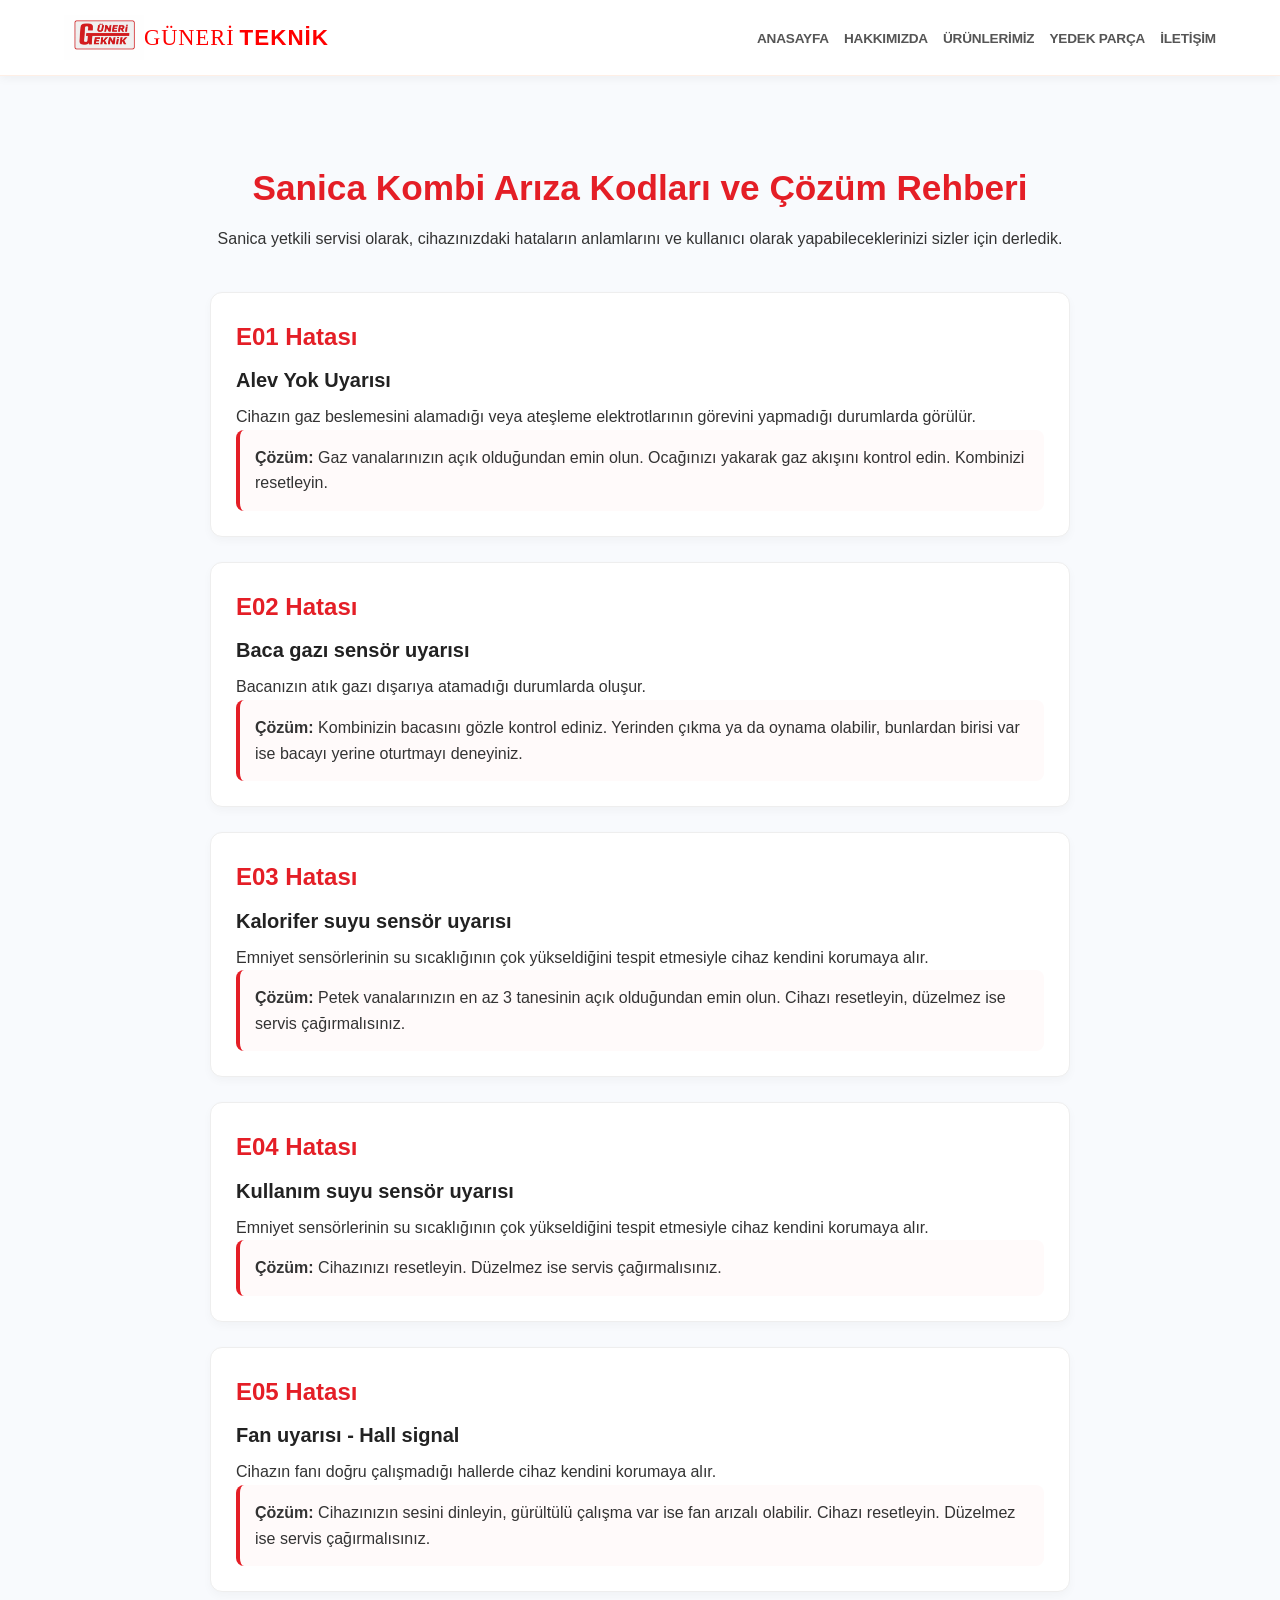
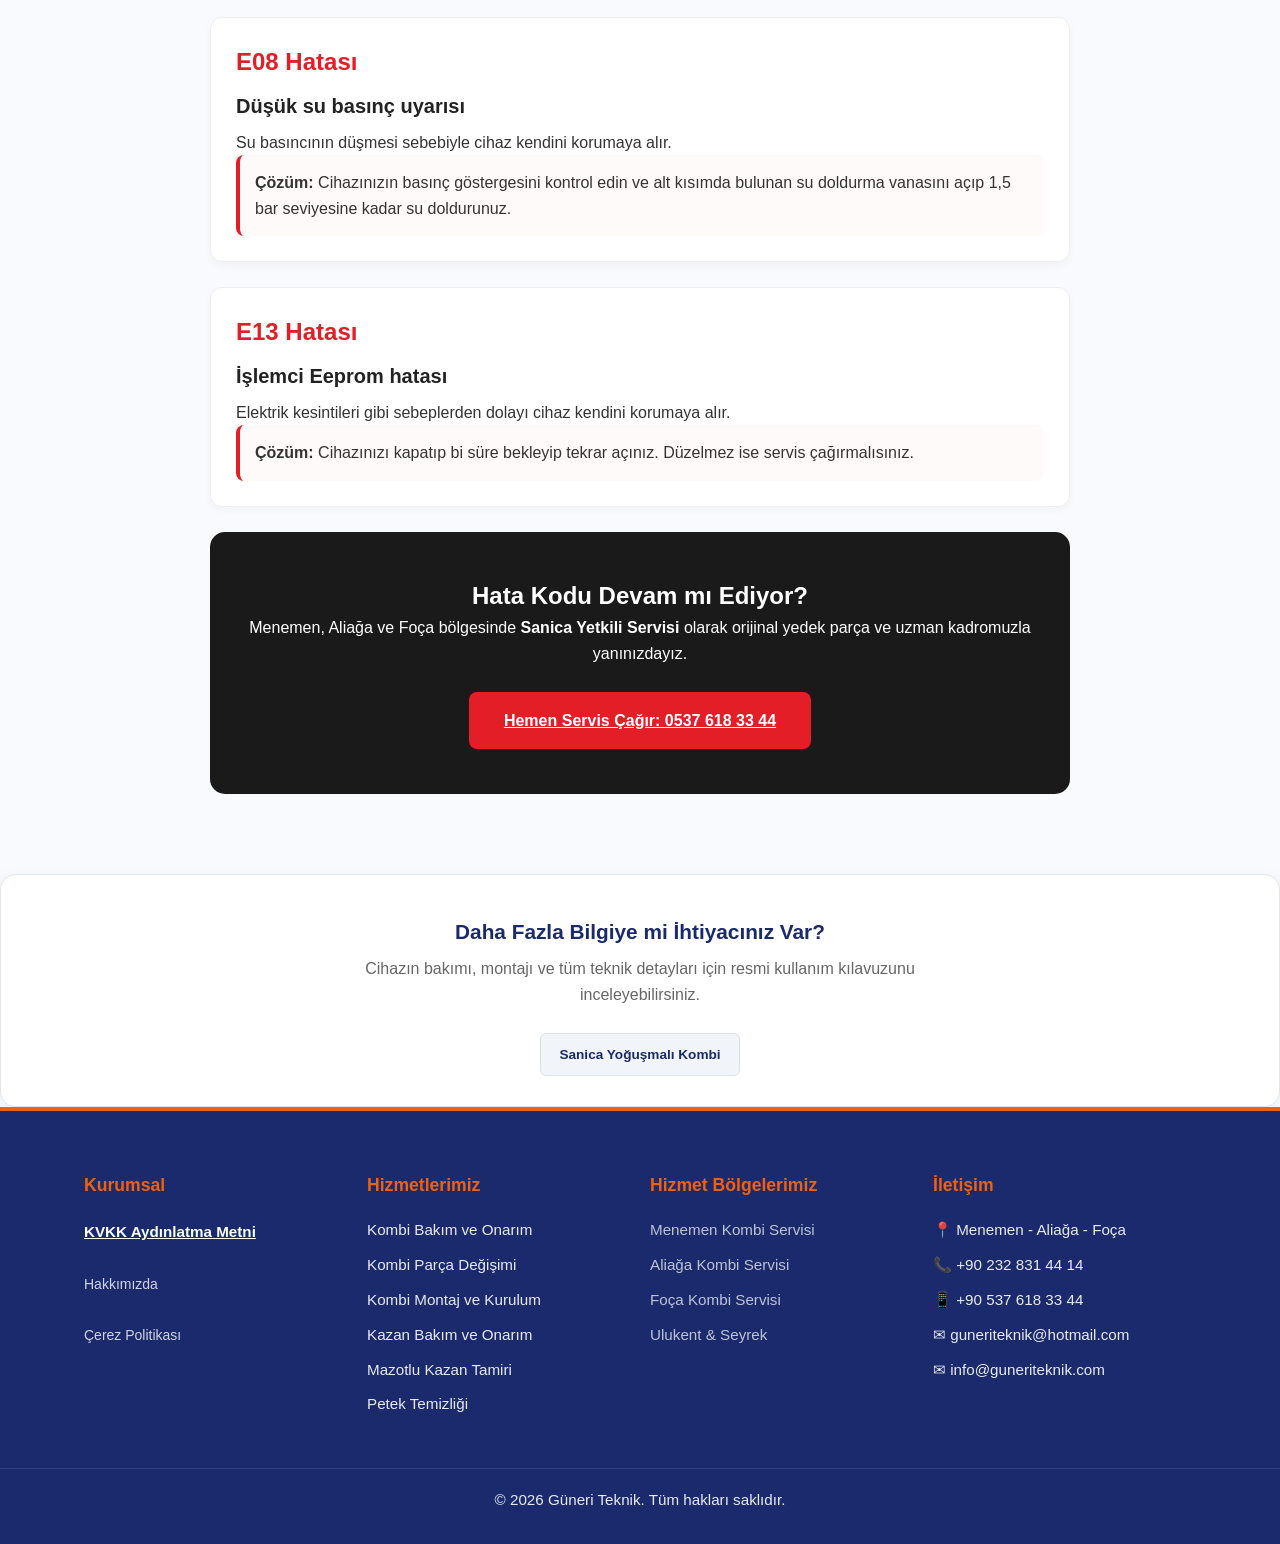
<file: sanica-hata-kodlari/index.html>
<!DOCTYPE html>
<html lang="tr">
<head>
    <meta charset="UTF-8">
    <meta name="viewport" content="width=device-width, initial-scale=1.0">
    <title>Sanica Kombi Arıza Kodları ve Çözümleri | Yetkili Servis Güvencesi</title>
    <meta name="description" content="Sanica kombi E01, E02, E10 ve tüm arıza kodlarının anlamları. Menemen, Aliağa ve Foça Sanica yetkili servisi olarak orijinal yedek parça desteği.">
    <link rel="icon" type="../image/png" href="img/Logo/guneri-teknik-logo.png">
    <link rel="stylesheet" href="../style.css">
</head>
<body class="page-sanica">
    <header>
    <nav class="nav-container">
        <a href="../" class="logo">
            <img src="../img/Logo/guneri-teknik-logo.png" alt="Güneri Teknik Logo" class="site-logo">
            <h1>GÜNERİ <span>TEKNİK</span></h1>
        </a>

        <input type="checkbox" id="menu-bar">
        <label for="menu-bar" class="hamburger-icon">☰</label>
        <label for="menu-bar" class="menu-overlay"></label>

        <ul class="menu">
            <li><a href="/">Anasayfa</a></li>
                <li><a href="../hakkimizda">Hakkımızda</a></li>
                <li><a href="../urunlerimiz">Ürünlerimiz</a></li>
                <li><a href="../yedekparca">Yedek Parça</a></li>
                <li><a href="../iletisim">İletişim</a></li>
        </ul>
    </nav>
</header>
    
    <main>
    <div class="error-container">
    <div class="error-header">
        <h1>Sanica Kombi Arıza Kodları ve Çözüm Rehberi</h1>
        <p>Sanica yetkili servisi olarak, cihazınızdaki hataların anlamlarını ve kullanıcı olarak yapabileceklerinizi sizler için derledik.</p>
    </div>

    <div class="error-card">
        <span class="error-code">E01 Hatası</span>
        <span class="error-title">Alev Yok Uyarısı</span>
        <p>Cihazın gaz beslemesini alamadığı veya ateşleme elektrotlarının görevini yapmadığı durumlarda görülür.</p>
        <div class="solution-box">
            <strong>Çözüm:</strong> Gaz vanalarınızın açık olduğundan emin olun. Ocağınızı yakarak gaz akışını kontrol edin. Kombinizi resetleyin.
        </div>
    </div>

    <div class="error-card">
        <span class="error-code">E02 Hatası</span>
        <span class="error-title">Baca gazı sensör uyarısı</span>
        <p>Bacanızın atık gazı dışarıya atamadığı durumlarda oluşur.</p>
        <div class="solution-box">
            <strong>Çözüm:</strong> Kombinizin bacasını gözle kontrol ediniz. Yerinden çıkma ya da oynama olabilir, bunlardan birisi var ise bacayı yerine oturtmayı deneyiniz.
        </div>
    </div>

    <div class="error-card">
        <span class="error-code">E03 Hatası</span>
        <span class="error-title">Kalorifer suyu sensör uyarısı</span>
        <p>Emniyet sensörlerinin su sıcaklığının çok yükseldiğini tespit etmesiyle cihaz kendini korumaya alır.</p>
        <div class="solution-box">
            <strong>Çözüm:</strong> Petek vanalarınızın en az 3 tanesinin açık olduğundan emin olun. Cihazı resetleyin, düzelmez ise servis çağırmalısınız.
        </div>
    </div>
    <div class="error-card">
        <span class="error-code">E04 Hatası</span>
        <span class="error-title">Kullanım suyu sensör uyarısı</span>
        <p>Emniyet sensörlerinin su sıcaklığının çok yükseldiğini tespit etmesiyle cihaz kendini korumaya alır.</p>
        <div class="solution-box">
            <strong>Çözüm:</strong> Cihazınızı resetleyin. Düzelmez ise servis çağırmalısınız.
        </div>
    </div>
    <div class="error-card">
        <span class="error-code">E05 Hatası</span>
        <span class="error-title">Fan uyarısı - Hall signal</span>
        <p>Cihazın fanı doğru çalışmadığı hallerde cihaz kendini korumaya alır.</p>
        <div class="solution-box">
            <strong>Çözüm:</strong> Cihazınızın sesini dinleyin, gürültülü çalışma var ise fan arızalı olabilir. Cihazı resetleyin. Düzelmez ise servis çağırmalısınız.
        </div>
    </div>
    <div class="error-card">
        <span class="error-code">E08 Hatası</span>
        <span class="error-title">Düşük su basınç uyarısı</span>
        <p>Su basıncının düşmesi sebebiyle cihaz kendini korumaya alır.</p>
        <div class="solution-box">
            <strong>Çözüm:</strong> Cihazınızın basınç göstergesini kontrol edin ve alt kısımda bulunan su doldurma vanasını açıp 1,5 bar seviyesine kadar su doldurunuz. 
        </div>
    </div>
    <div class="error-card">
        <span class="error-code">E13 Hatası</span>
        <span class="error-title">İşlemci Eeprom hatası</span>
        <p>Elektrik kesintileri gibi sebeplerden dolayı cihaz kendini korumaya alır.</p>
        <div class="solution-box">
            <strong>Çözüm:</strong> Cihazınızı kapatıp bi süre bekleyip tekrar açınız. Düzelmez ise servis çağırmalısınız. 
        </div>
    </div>


    <div class="cta-section">
        <h2>Hata Kodu Devam mı Ediyor?</h2>
        <p>Menemen, Aliağa ve Foça bölgesinde <strong>Sanica Yetkili Servisi</strong> olarak orijinal yedek parça ve uzman kadromuzla yanınızdayız.</p>
        <a href="tel:+905376183344" class="cta-btn">Hemen Servis Çağır: 0537 618 33 44</a>
    </div>
</div>
</main>
    <div class="kilavuz-box">
    <div class="kilavuz-header">
        <div class="kilavuz-icon">
            <i class="fas fa-file-pdf"></i>
        </div>
        <div class="kilavuz-text">
            <h4>Daha Fazla Bilgiye mi İhtiyacınız Var?</h4>
            <p>Cihazın bakımı, montajı ve tüm teknik detayları için resmi kullanım kılavuzunu inceleyebilirsiniz.</p>
        </div>
    </div>

    <div class="kilavuz-links">
        <a href="../pdf/sanica-kullanim-kilavuzu.pdf" target="_blank" class="kilavuz-download-btn">
            Sanica Yoğuşmalı Kombi
        </a>
        
    </div>
</div>
    <footer class="site-footer">
    <div class="container footer-flex-alt">
        <div class="footer-kvkk-zone">
            <h4>Kurumsal</h4>
            <button type="button" class="footer-link-btn" onclick="openKvkk()">
                KVKK Aydınlatma Metni
            </button>
            <br><br>
            <a href="hakkimizda" style="color:white; text-decoration:none; font-size:14px; opacity:0.8;">Hakkımızda</a>
            <br><br>
            <a href="#" style="color:white; text-decoration:none; font-size:14px; opacity:0.8;">Çerez Politikası</a>
        </div>

        <div class="footer-hizmetler">
            <h4>Hizmetlerimiz</h4>
            <ul>
                <li>Kombi Bakım ve Onarım</li>
                <li>Kombi Parça Değişimi</li>
                <li>Kombi Montaj ve Kurulum</li>
                <li>Kazan Bakım ve Onarım</li>
                <li>Mazotlu Kazan Tamiri</li>
                <li>Petek Temizliği</li>
            </ul>
        </div>

        <div class="footer-regions">
            <h4>Hizmet Bölgelerimiz</h4>
            <ul>
                <li><a href="./" style="color:white; text-decoration:none; opacity:0.8;">Menemen Kombi Servisi</a></li>
                <li><a href="aliaga-kombi-servisi/" style="color:white; text-decoration:none; opacity:0.8;">Aliağa Kombi Servisi</a></li>
                <li><a href="foca-kombi-servisi/" style="color:white; text-decoration:none; opacity:0.8;">Foça Kombi Servisi</a></li>
                <li><a href="./" style="color:white; text-decoration:none; opacity:0.8;">Ulukent & Seyrek</a></li>
            </ul>
        </div>

        <div class="footer-info" id="iletisim">
            <h4>İletişim</h4>
            <p>📍 Menemen - Aliağa - Foça</p>
            <p>📞 +90 232 831 44 14</p>
            <p>📱 +90 537 618 33 44</p>
            <p>✉ guneriteknik@hotmail.com</p>
            <p>✉ info@guneriteknik.com</p>
        </div>
    </div>
  
    <div class="footer-bottom">
        <p>&copy; 2026 Güneri Teknik. Tüm hakları saklıdır.</p>
    </div>
</footer>
  </body>
</html>
</file>
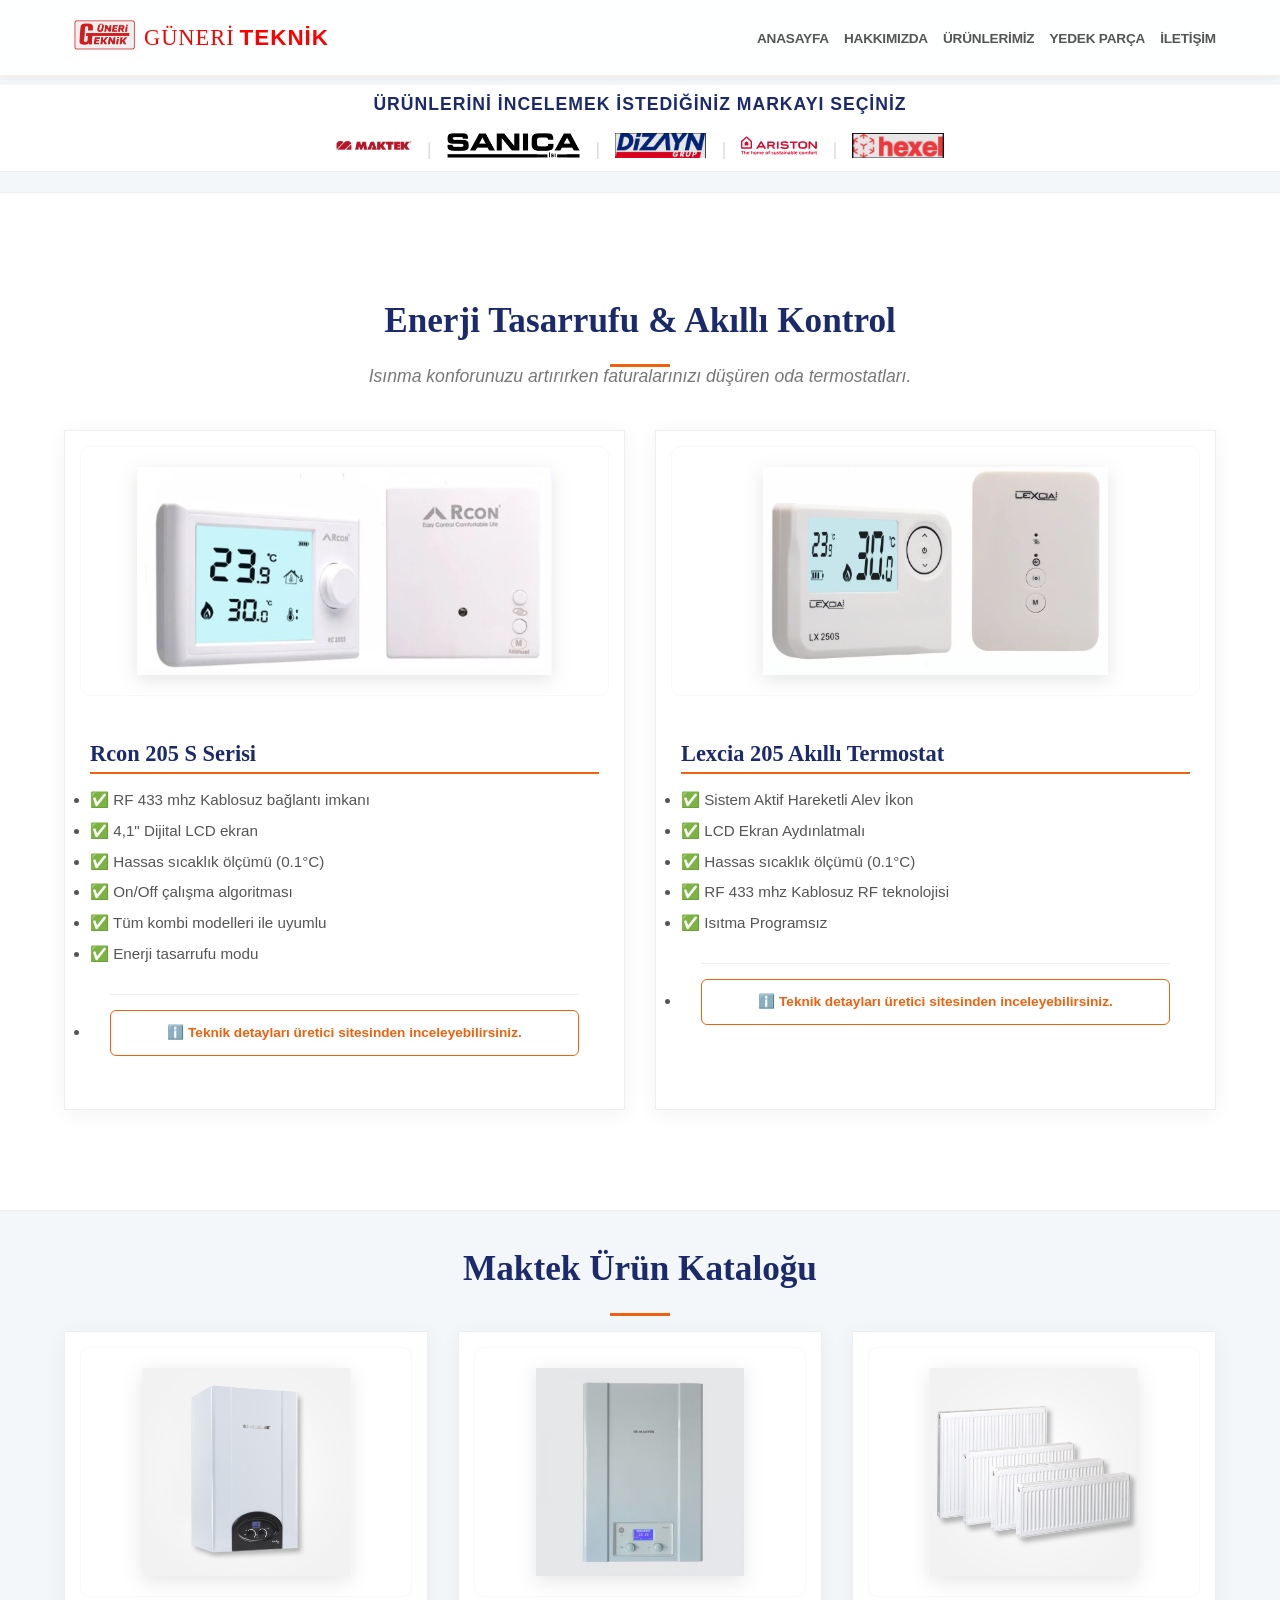
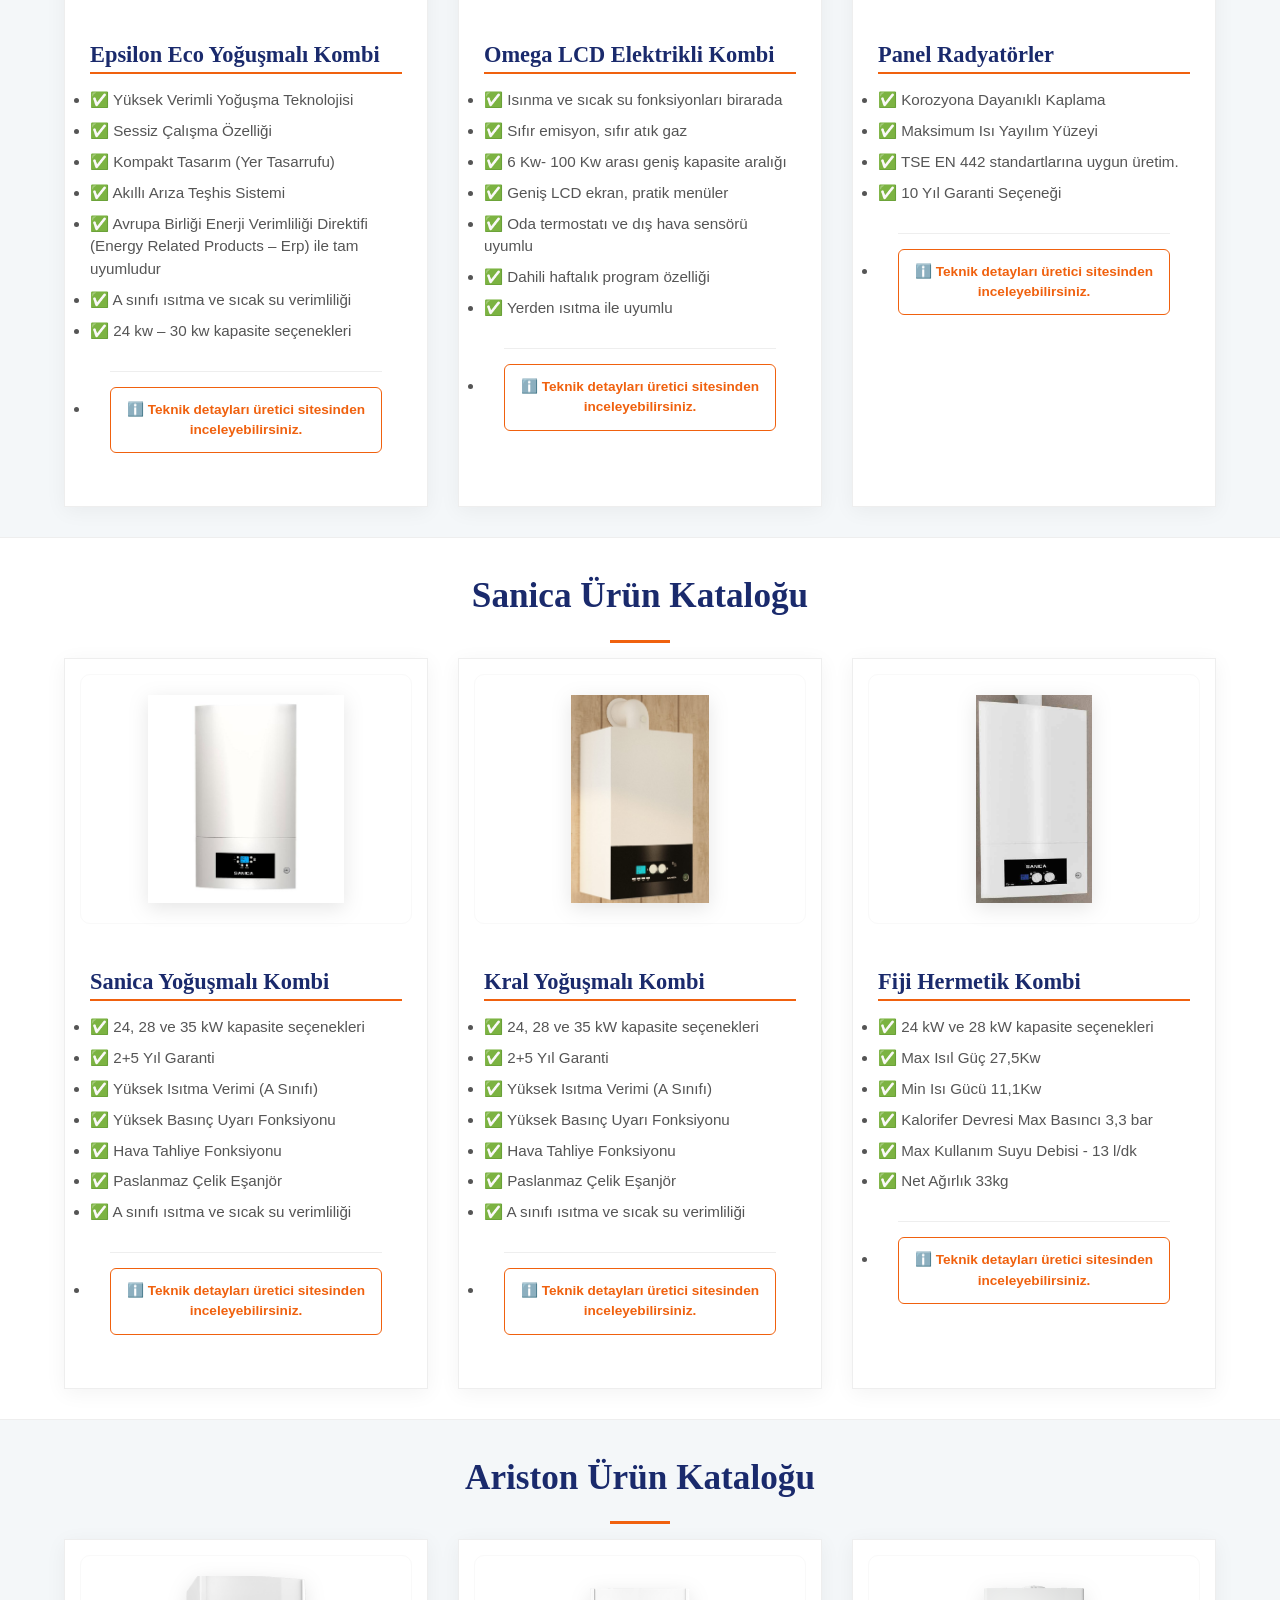
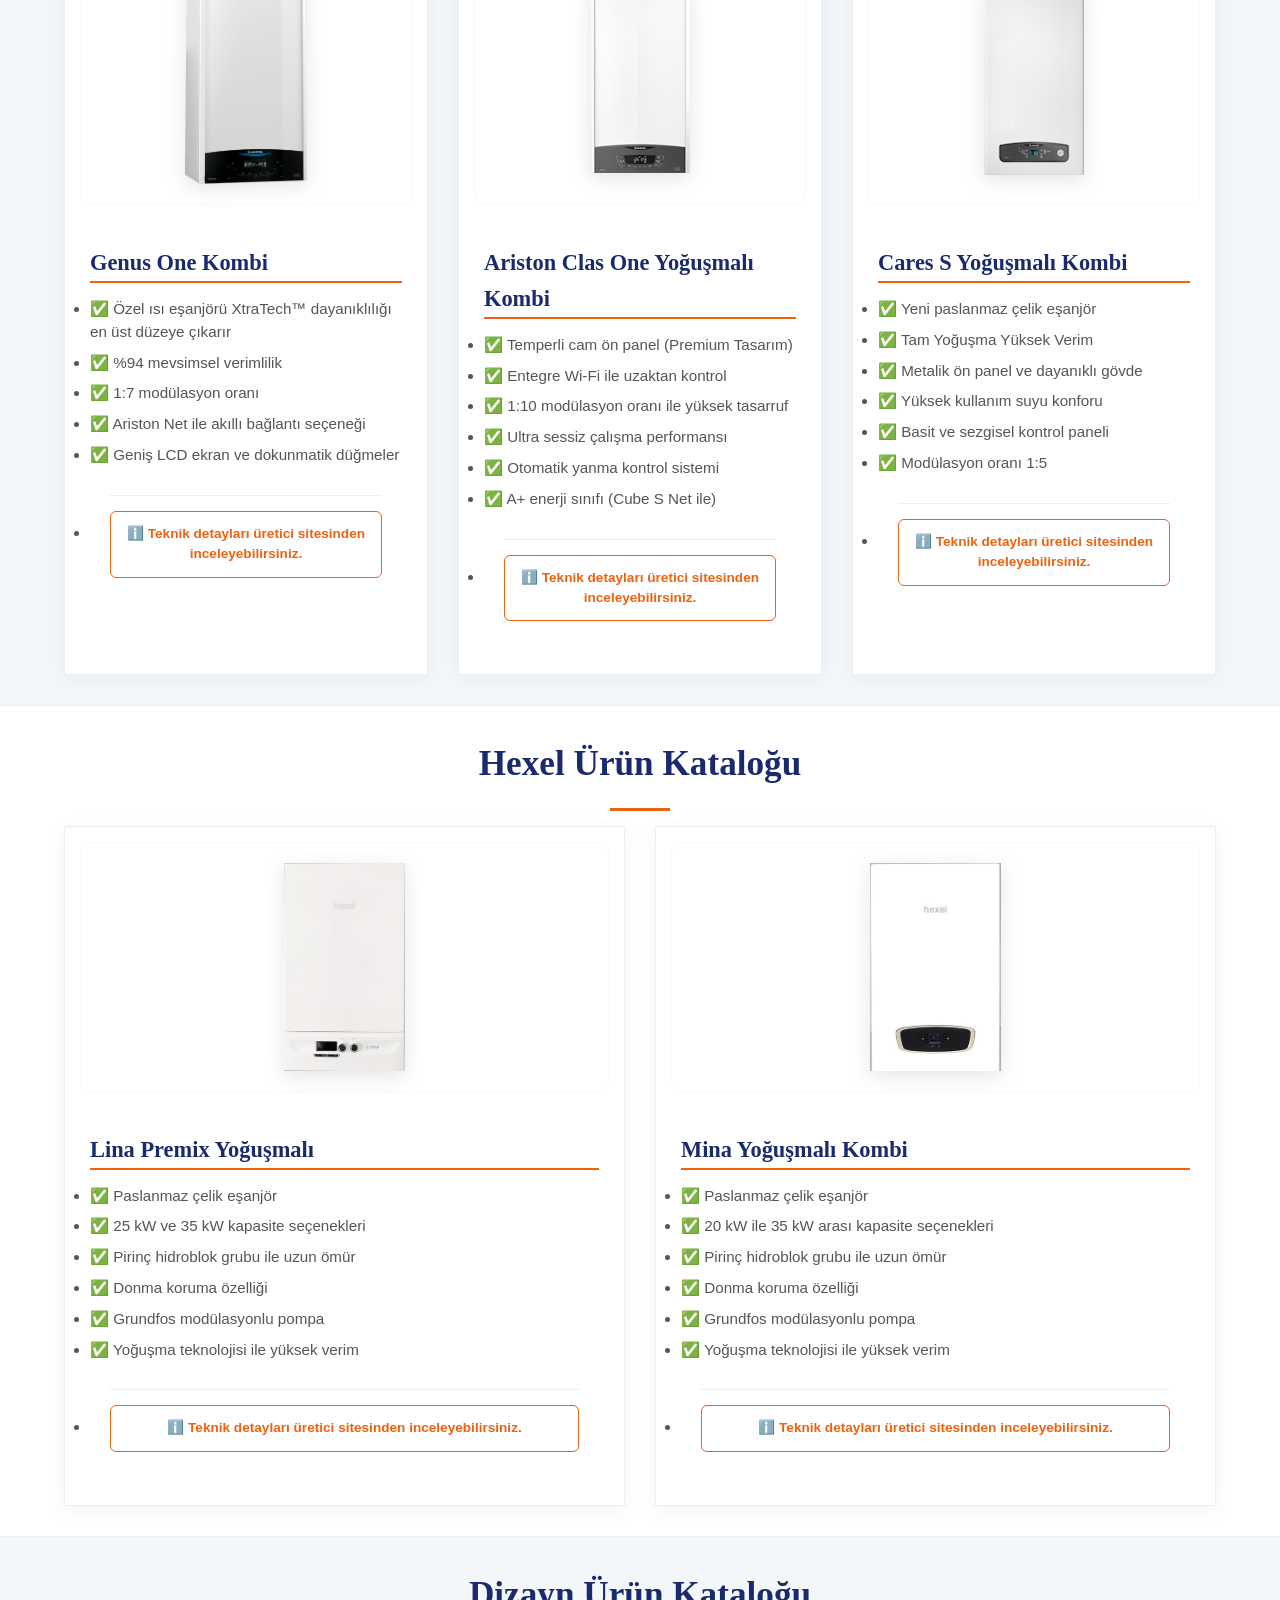
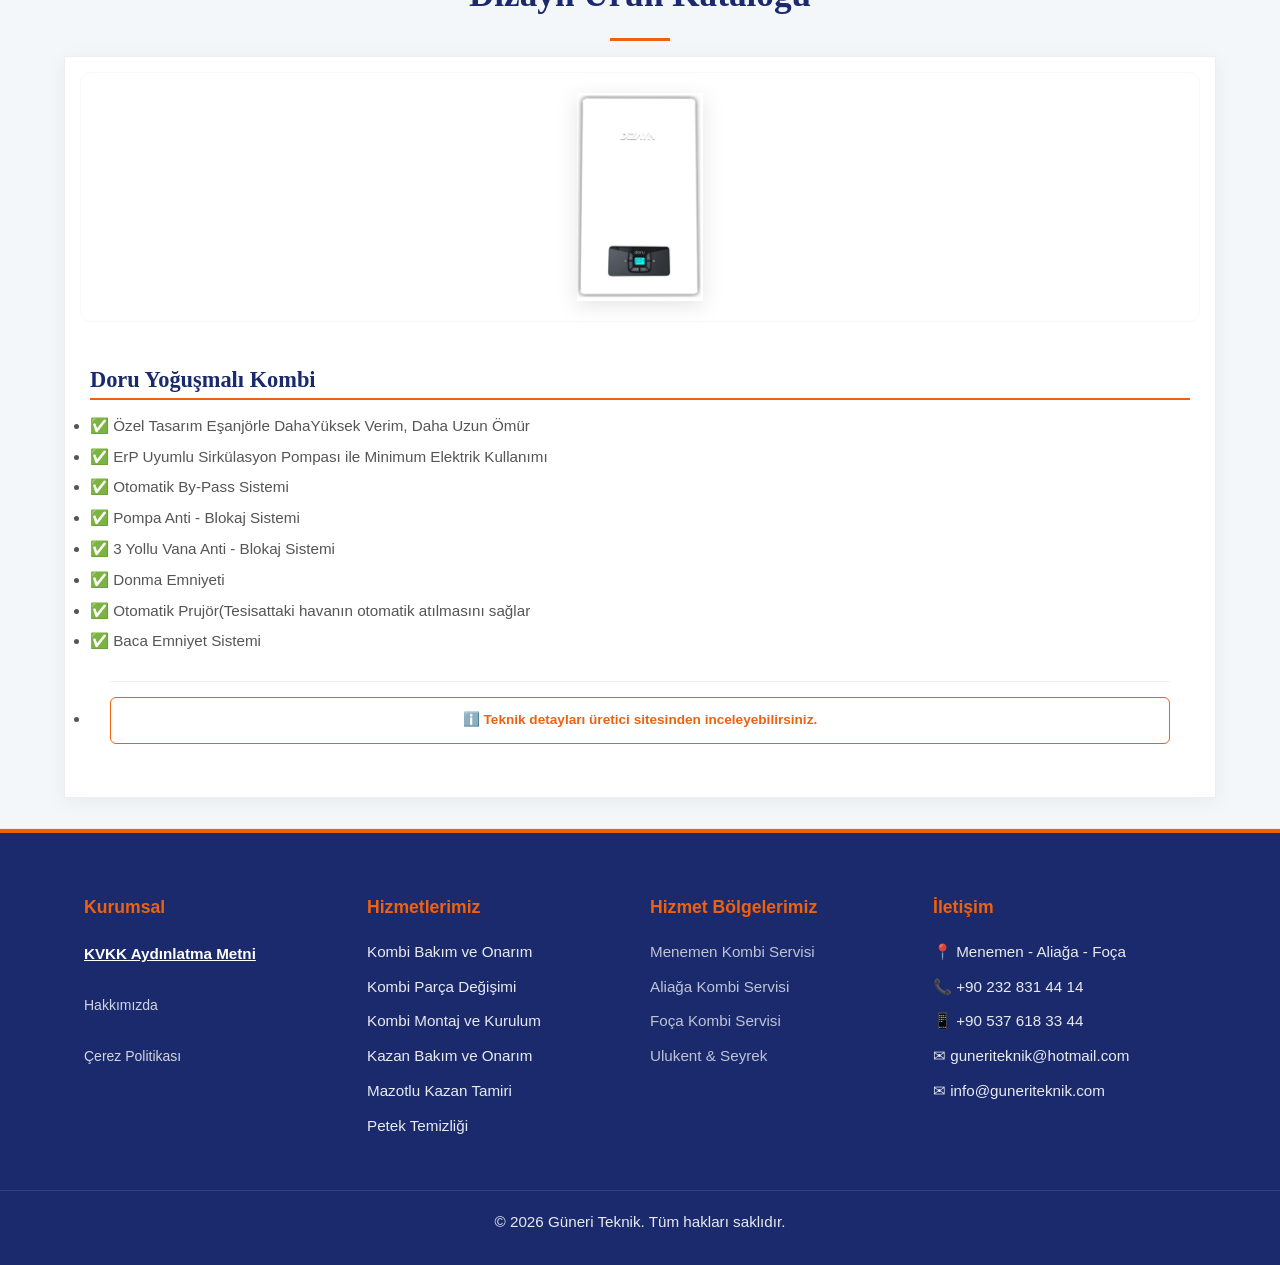
<file: urunlerimiz/index.html>
<!DOCTYPE html>
<html lang="tr">
<head>
    <meta charset="UTF-8">
    <meta name="viewport" content="width=device-width, initial-scale=1.0">
    <title>Ürünlerimiz | Güneri Teknik</title>
    <link rel="icon" type="image/png" href="../img/Logo/guneri-teknik-logo.png">
    <link rel="stylesheet" href="../style.css">
</head>
<body class="page-urunlerimiz">

    
<header>
    <nav class="nav-container">
        <a href="/" class="logo">
            <img src="../img/Logo/guneri-teknik-logo.png" alt="Güneri Teknik Logo" class="site-logo">
            <h1>GÜNERİ <span>TEKNİK</span></h1>
        </a>

        <input type="checkbox" id="menu-bar">
        <label for="menu-bar" class="hamburger-icon">☰</label>
        <label for="menu-bar" class="menu-overlay"></label>

        <ul class="menu">
            <li><a href="/">Anasayfa</a></li>
            <li><a href="../hakkimizda">Hakkımızda</a></li>
            <li><a href="../urunlerimiz">Ürünlerimiz</a></li>
            <li><a href="../yedekparca">Yedek Parça</a></li>
            <li><a href="../iletisim">İletişim</a></li>
        </ul>
    </nav>
</header>

    <main>
        <section class="brands-urunlerimiz">
            <div class="container">
                <h2><strong>ÜRÜNLERİNİ İNCELEMEK İSTEDİĞİNİZ MARKAYI SEÇİNİZ</strong></h2>
                <div class="brand-logos">
                    <a href="#maktek"><img src="../img/Logo/maktek_logo.png" alt="Maktek Logo"></a>
                    <span class="sep">|</span>
                    <a href="#sanica"><img src="../img/Logo/sanica_logo.png" alt="Sanica Logo"></a>
                    <span class="sep">|</span>
                    <a href="#dizayn"><img src="../img/Logo/dizayn_logo.png" alt="Dizayn Logo"></a>
                    <span class="sep">|</span>
                    <a href="#ariston"><img src="../img/Logo/Ariston_logo.svg" alt="Ariston Logo"></a>
                    <span class="sep">|</span>
                    <a href="#hexel"><img src="../img/Logo/hexel_logo.png" alt="Hexel Logo"></a>
                </div>
            </div>
        </section>

        <section id="oda-termostati" class="product-group">
            <div class="container">
                <h2 class="section-title">Enerji Tasarrufu & Akıllı Kontrol</h2>
                <p class="section-subtitle">Isınma konforunuzu artırırken faturalarınızı düşüren oda termostatları.</p>

                <div class="product-grid">

                    <div class="product-card">
                        <div class="product-image">
                            <img src="../img/Marka/rcon205.png" alt="Rcon Oda Termostatı">
                        </div>
                        <div class="product-info">
                            <h3>Rcon 205 S Serisi</h3>
                            <ul class="product-specs">
                                <li>✅ RF 433 mhz Kablosuz bağlantı imkanı</li>
                                <li>✅ 4,1" Dijital LCD ekran</li>
                                <li>✅ Hassas sıcaklık ölçümü (0.1°C)</li>
                                <li>✅ On/Off çalışma algoritması</li>
                                <li>✅ Tüm kombi modelleri ile uyumlu</li>
                                <li>✅ Enerji tasarrufu modu</li>
                                <li class="tech-link-item">
                                    <hr>
                                    <a href="https://tinyurl.com/Rcon205S" target="_blank" rel="noopener" class="tech-btn">
                                        ℹ️ Teknik detayları üretici sitesinden inceleyebilirsiniz.
                                    </a>
                                </li>
                            </ul>
                        </div>
                    </div>

                    <div class="product-card">
                        <div class="product-image">
                            <img src="../img/Marka/Lexcia205.png" alt="Lexcia Oda Termostatı">
                        </div>
                        <div class="product-info">
                            <h3>Lexcia 205 Akıllı Termostat</h3>
                            <ul class="product-specs">
                                <li>✅ Sistem Aktif Hareketli Alev İkon</li>
                                <li>✅ LCD Ekran Aydınlatmalı</li>
                                <li>✅ Hassas sıcaklık ölçümü (0.1°C)</li>
                                <li>✅ RF 433 mhz Kablosuz RF teknolojisi</li>
                                <li>✅ Isıtma Programsız</li>
                                <li class="tech-link-item">
                                    <hr>
                                    <a href="https://tinyurl.com/Lexcia205" target="_blank" rel="noopener" class="tech-btn">
                                        ℹ️ Teknik detayları üretici sitesinden inceleyebilirsiniz.
                                    </a>
                                </li>
                            </ul>
                        </div>
                    </div>

                </div>
            </div>
        </section>

        <section id="maktek" class="product-group">
            <div class="container">
                <h2 class="section-title">Maktek Ürün Kataloğu</h2>
                <div class="product-grid">

                    <div class="product-card">
                        <div class="product-image">
                            <img src="../img/Marka/Epsilon_Eco.jpg" alt="Epsilon Eco Yoğuşmalı Kombi">
                        </div>
                        <div class="product-info">
                            <h3>Epsilon Eco Yoğuşmalı Kombi</h3>
                            <ul class="product-specs">
                                <li>✅ Yüksek Verimli Yoğuşma Teknolojisi</li>
                                <li>✅ Sessiz Çalışma Özelliği</li>
                                <li>✅ Kompakt Tasarım (Yer Tasarrufu)</li>
                                <li>✅ Akıllı Arıza Teşhis Sistemi</li>
                                <li>✅ Avrupa Birliği Enerji Verimliliği Direktifi (Energy Related Products – Erp) ile tam uyumludur</li>
                                <li>✅ A sınıfı ısıtma ve sıcak su verimliliği</li>
                                <li>✅ 24 kw – 30 kw kapasite seçenekleri</li>

                                <li class="tech-link-item">
                                    <hr> <a href="https://tinyurl.com/EpsilonEco" target="_blank" rel="noopener" class="tech-btn">
                                        ℹ️ Teknik detayları üretici sitesinden inceleyebilirsiniz.
                                    </a>
                                </li>
                            </ul>
                        </div>
                    </div>

                    <div class="product-card">
                        <div class="product-image">
                            <img src="../img/Marka/omegalcd1.jpg" alt="Omega LCD Elektrikli Kombi">
                        </div>
                        <div class="product-info">
                            <h3>Omega LCD Elektrikli Kombi</h3>
                            <ul class="product-specs">
                                <li>✅ Isınma ve sıcak su fonksiyonları birarada</li>
                                <li>✅ Sıfır emisyon, sıfır atık gaz</li>
                                <li>✅ 6 Kw- 100 Kw arası geniş kapasite aralığı</li>
                                <li>✅ Geniş LCD ekran, pratik menüler</li>
                                <li>✅ Oda termostatı ve dış hava sensörü uyumlu</li>
                                <li>✅ Dahili haftalık program özelliği</li>
                                <li>✅ Yerden ısıtma ile uyumlu</li>
                                <li class="tech-link-item">
                                    <hr> <a href="https://tinyurl.com/OmegaLCD" target="_blank" rel="noopener" class="tech-btn">
                                        ℹ️ Teknik detayları üretici sitesinden inceleyebilirsiniz.
                                    </a>
                                </li>
                            </ul>
                        </div>
                    </div>

                    <div class="product-card">
                        <div class="product-image">
                            <img src="../img/Marka/panel-radyator-genel.jpg" alt="Maktek Panel Radyatör(Genel)">
                        </div>
                        <div class="product-info">
                            <h3>Panel Radyatörler</h3>
                            <ul class="product-specs">
                                <li>✅ Korozyona Dayanıklı Kaplama</li>
                                <li>✅ Maksimum Isı Yayılım Yüzeyi</li>
                                <li>✅ TSE EN 442 standartlarına uygun üretim.</li>
                                <li>✅ 10 Yıl Garanti Seçeneği</li>
                                <li class="tech-link-item">
                                    <hr> <a href="https://tinyurl.com/Radyator" target="_blank" rel="noopener" class="tech-btn">
                                        ℹ️ Teknik detayları üretici sitesinden inceleyebilirsiniz.
                                    </a>
                                </li>
                            </ul>
                        </div>
                    </div>

                </div>
            </div>
        </section>

        <section id="sanica" class="product-group">
            <div class="container">
                <h2 class="section-title">Sanica Ürün Kataloğu</h2>
                <div class="product-grid">

                    <div class="product-card">
                        <div class="product-image">
                            <img src="../img/Marka/sanica-kombi.jpg" alt="Sanica Yoğuşmalı Kombi">
                        </div>
                        <div class="product-info">
                            <h3>Sanica Yoğuşmalı Kombi</h3>
                            <ul class="product-specs">
                                <li>✅ 24, 28 ve 35 kW kapasite seçenekleri</li>
                                <li>✅ 2+5 Yıl Garanti</li>
                                <li>✅ Yüksek Isıtma Verimi (A Sınıfı)</li>
                                <li>✅ Yüksek Basınç Uyarı Fonksiyonu</li>
                                <li>✅ Hava Tahliye Fonksiyonu</li>
                                <li>✅ Paslanmaz Çelik Eşanjör</li>
                                <li>✅ A sınıfı ısıtma ve sıcak su verimliliği</li>
                                <li class="tech-link-item">
                                    <hr> <a href="https://tinyurl.com/sanica-kombi" target="_blank" rel="noopener" class="tech-btn">
                                        ℹ️ Teknik detayları üretici sitesinden inceleyebilirsiniz.
                                    </a>
                                </li>
                            </ul>
                        </div>
                    </div>

                    <div class="product-card">
                        <div class="product-image">
                            <img src="../img/Marka/kral-kombi.jpg" alt="Kral Yoğuşmalı Kombi">
                        </div>
                        <div class="product-info">
                            <h3>Kral Yoğuşmalı Kombi</h3>
                            <ul class="product-specs">
                                <li>✅ 24, 28 ve 35 kW kapasite seçenekleri</li>
                                <li>✅ 2+5 Yıl Garanti</li>
                                <li>✅ Yüksek Isıtma Verimi (A Sınıfı)</li>
                                <li>✅ Yüksek Basınç Uyarı Fonksiyonu</li>
                                <li>✅ Hava Tahliye Fonksiyonu</li>
                                <li>✅ Paslanmaz Çelik Eşanjör</li>
                                <li>✅ A sınıfı ısıtma ve sıcak su verimliliği</li>
                                <li class="tech-link-item">
                                    <hr> <a href="https://tinyurl.com/kral-kombi" target="_blank" rel="noopener" class="tech-btn">
                                        ℹ️ Teknik detayları üretici sitesinden inceleyebilirsiniz.
                                    </a>
                                </li>
                            </ul>
                        </div>
                    </div>

                    <div class="product-card">
                        <div class="product-image">
                            <img src="../img/Marka/fiji-hermetik.png" alt="Fiji Hermetik Kombi">
                        </div>
                        <div class="product-info">
                            <h3>Fiji Hermetik Kombi</h3>
                            <ul class="product-specs">
                                <li>✅ 24 kW ve 28 kW kapasite seçenekleri</li>
                                <li>✅ Max Isıl Güç 27,5Kw</li>
                                <li>✅ Min Isı Gücü 11,1Kw</li>
                                <li>✅ Kalorifer Devresi Max Basıncı 3,3 bar</li>
                                <li>✅ Max Kullanım Suyu Debisi - 13 l/dk</li>
                                <li>✅ Net Ağırlık 33kg</li>
                                <li class="tech-link-item">
                                    <hr> <a href="https://tinyurl.com/fiji-hermetik" target="_blank" rel="noopener" class="tech-btn">
                                        ℹ️ Teknik detayları üretici sitesinden inceleyebilirsiniz.
                                    </a>
                                </li>
                            </ul>
                        </div>
                    </div>



                </div>
            </div>
        </section>

        <section id="ariston" class="product-group">
            <div class="container">
                <h2 class="section-title">Ariston Ürün Kataloğu</h2>

                <div class="product-grid">

                    <div class="product-card">
                        <div class="product-image">
                            <img src="../img/Marka/genus-one.png" alt="Ariston Genus One Kombi">
                        </div>
                        <div class="product-info">
                            <h3>Genus One Kombi</h3>
                            <ul class="product-specs">
                                <li>✅ Özel ısı eşanjörü XtraTech™ dayanıklılığı en üst düzeye çıkarır</li>
                                <li>✅ %94 mevsimsel verimlilik</li>
                                <li>✅ 1:7 modülasyon oranı</li>
                                <li>✅ Ariston Net ile akıllı bağlantı seçeneği</li>
                                <li>✅ Geniş LCD ekran ve dokunmatik düğmeler</li>
                                <li class="tech-link-item">
                                    <hr>
                                    <a href="https://tinyurl.com/genus-one" target="_blank" rel="noopener" class="tech-btn">
                                        ℹ️ Teknik detayları üretici sitesinden inceleyebilirsiniz.
                                    </a>
                                </li>
                            </ul>
                        </div>
                    </div>

                    <div class="product-card">
                        <div class="product-image">
                            <img src="../img/Marka/clas-one.png" alt="Ariston Clas One Yoğuşmalı Kombi">
                        </div>
                        <div class="product-info">
                            <h3>Ariston Clas One Yoğuşmalı Kombi</h3>
                            <ul class="product-specs">
                                <li>✅ Temperli cam ön panel (Premium Tasarım)</li>
                                <li>✅ Entegre Wi-Fi ile uzaktan kontrol</li>
                                <li>✅ 1:10 modülasyon oranı ile yüksek tasarruf</li>
                                <li>✅ Ultra sessiz çalışma performansı</li>
                                <li>✅ Otomatik yanma kontrol sistemi</li>
                                <li>✅ A+ enerji sınıfı (Cube S Net ile)</li>
                                <li class="tech-link-item">
                                    <hr>
                                    <a href="https://tinyurl.com/clas-one-combi" target="_blank" rel="noopener" class="tech-btn">
                                        ℹ️ Teknik detayları üretici sitesinden inceleyebilirsiniz.
                                    </a>
                                </li>
                            </ul>
                        </div>
                    </div>

                    <div class="product-card">
                        <div class="product-image">
                            <img src="../img/Marka/cares_s.png" alt="Ariston Cares S Yoğuşmalı">
                        </div>
                        <div class="product-info">
                            <h3>Cares S Yoğuşmalı Kombi</h3>
                            <ul class="product-specs">
                                <li>✅ Yeni paslanmaz çelik eşanjör</li>
                                <li>✅ Tam Yoğuşma Yüksek Verim</li>
                                <li>✅ Metalik ön panel ve dayanıklı gövde</li>
                                <li>✅ Yüksek kullanım suyu konforu</li>
                                <li>✅ Basit ve sezgisel kontrol paneli</li>
                                <li>✅ Modülasyon oranı 1:5</li>
                                <li class="tech-link-item">
                                    <hr>
                                    <a href="https://tinyurl.com/cares-s-kombi" target="_blank" rel="noopener" class="tech-btn">
                                        ℹ️ Teknik detayları üretici sitesinden inceleyebilirsiniz.
                                    </a>
                                </li>
                            </ul>
                        </div>
                    </div>

                </div>
            </div>
        </section>

        <section id="hexel" class="product-group">
            <div class="container">
                <h2 class="section-title">Hexel Ürün Kataloğu</h2>
                <div class="product-grid">

                    <div class="product-card">
                        <div class="product-image">
                            <img src="../img/Marka/hexel-lina.png" alt="Hexel Lina Premix Kombi">
                        </div>
                        <div class="product-info">
                            <h3>Lina Premix Yoğuşmalı</h3>
                            <ul class="product-specs">
                                <li>✅ Paslanmaz çelik eşanjör</li>
                                <li>✅ 25 kW ve 35 kW kapasite seçenekleri</li>
                                <li>✅ Pirinç hidroblok grubu ile uzun ömür</li>
                                <li>✅ Donma koruma özelliği</li>
                                <li>✅ Grundfos modülasyonlu pompa</li>
                                <li>✅ Yoğuşma teknolojisi ile yüksek verim</li>
                                <li class="tech-link-item">
                                    <hr>
                                    <a href="https://tinyurl.com/lina-kombi" target="_blank" rel="noopener" class="tech-btn">
                                        ℹ️ Teknik detayları üretici sitesinden inceleyebilirsiniz.
                                    </a>
                                </li>
                            </ul>
                        </div>
                    </div>

                    <div class="product-card">
                        <div class="product-image">
                            <img src="../img/Marka/hexel-mina.png" alt="Hexel Mina Yoğuşmalı Kombi">
                        </div>
                        <div class="product-info">
                            <h3>Mina Yoğuşmalı Kombi</h3>
                            <ul class="product-specs">
                                <li>✅ Paslanmaz çelik eşanjör</li>
                                <li>✅ 20 kW ile 35 kW arası kapasite seçenekleri</li>
                                <li>✅ Pirinç hidroblok grubu ile uzun ömür</li>
                                <li>✅ Donma koruma özelliği</li>
                                <li>✅ Grundfos modülasyonlu pompa</li>
                                <li>✅ Yoğuşma teknolojisi ile yüksek verim</li>
                                <li class="tech-link-item">
                                    <hr>
                                    <a href="https://tinyurl.com/mina-kombi" target="_blank" rel="noopener" class="tech-btn">
                                        ℹ️ Teknik detayları üretici sitesinden inceleyebilirsiniz.
                                    </a>
                                </li>
                            </ul>
                        </div>
                    </div>

                </div>
            </div>
        </section>

        
        <section id="dizayn" class="product-group">
            <div class="container">
                <h2 class="section-title">Dizayn Ürün Kataloğu</h2>
                <div class="product-grid">
                </div>
                <div class="product-card">
                        <div class="product-image">
                            <img src="../img/Marka/dizayn_doru.png" alt="Dizayn Doru Yoğuşmalı Kombi">
                        </div>
                        <div class="product-info">
                            <h3>Doru Yoğuşmalı Kombi</h3>
                            <ul class="product-specs">
                                <li>✅ Özel Tasarım Eşanjörle DahaYüksek Verim, Daha Uzun Ömür</li>
                                <li>✅ ErP Uyumlu Sirkülasyon Pompası ile Minimum Elektrik Kullanımı</li>
                                <li>✅ Otomatik By-Pass Sistemi</li>
                                <li>✅ Pompa Anti - Blokaj Sistemi</li>
                                <li>✅ 3 Yollu Vana Anti - Blokaj Sistemi</li>
                                <li>✅ Donma Emniyeti</li>
                                <li>✅ Otomatik Prujör(Tesisattaki havanın otomatik atılmasını sağlar</li>
                                <li>✅ Baca Emniyet Sistemi</li>
                                <li class="tech-link-item">
                                    <hr>
                                    <a href="https://tinyurl.com/dizayn-doru" target="_blank" rel="noopener" class="tech-btn">
                                        ℹ️ Teknik detayları üretici sitesinden inceleyebilirsiniz.
                                    </a>
                                </li>
                            </ul>
                        </div>
                    </div>
            </div>
        </section>

    </main>
    <footer class="site-footer">
    <div class="container footer-flex-alt">
        <div class="footer-kvkk-zone">
            <h4>Kurumsal</h4>
            <button type="button" class="footer-link-btn" onclick="openKvkk()">
                KVKK Aydınlatma Metni
            </button>
            <br><br>
            <a href="hakkimizda" style="color:white; text-decoration:none; font-size:14px; opacity:0.8;">Hakkımızda</a>
            <br><br>
            <a href="#" style="color:white; text-decoration:none; font-size:14px; opacity:0.8;">Çerez Politikası</a>
        </div>

        <div class="footer-hizmetler">
            <h4>Hizmetlerimiz</h4>
            <ul>
                <li>Kombi Bakım ve Onarım</li>
                <li>Kombi Parça Değişimi</li>
                <li>Kombi Montaj ve Kurulum</li>
                <li>Kazan Bakım ve Onarım</li>
                <li>Mazotlu Kazan Tamiri</li>
                <li>Petek Temizliği</li>
            </ul>
        </div>

        <div class="footer-regions">
            <h4>Hizmet Bölgelerimiz</h4>
            <ul>
                <li><a href="./" style="color:white; text-decoration:none; opacity:0.8;">Menemen Kombi Servisi</a></li>
                <li><a href="aliaga-kombi-servisi/" style="color:white; text-decoration:none; opacity:0.8;">Aliağa Kombi Servisi</a></li>
                <li><a href="foca-kombi-servisi/" style="color:white; text-decoration:none; opacity:0.8;">Foça Kombi Servisi</a></li>
                <li><a href="./" style="color:white; text-decoration:none; opacity:0.8;">Ulukent & Seyrek</a></li>
            </ul>
        </div>

        <div class="footer-info" id="iletisim">
            <h4>İletişim</h4>
            <p>📍 Menemen - Aliağa - Foça</p>
            <p>📞 +90 232 831 44 14</p>
            <p>📱 +90 537 618 33 44</p>
            <p>✉ guneriteknik@hotmail.com</p>
            <p>✉ info@guneriteknik.com</p>
        </div>
    </div>
  
    <div class="footer-bottom">
        <p>&copy; 2026 Güneri Teknik. Tüm hakları saklıdır.</p>
    </div>
</footer>
    
    <script src="../wwwroot/js/site.js"></script>

</body>
</html>
</file>
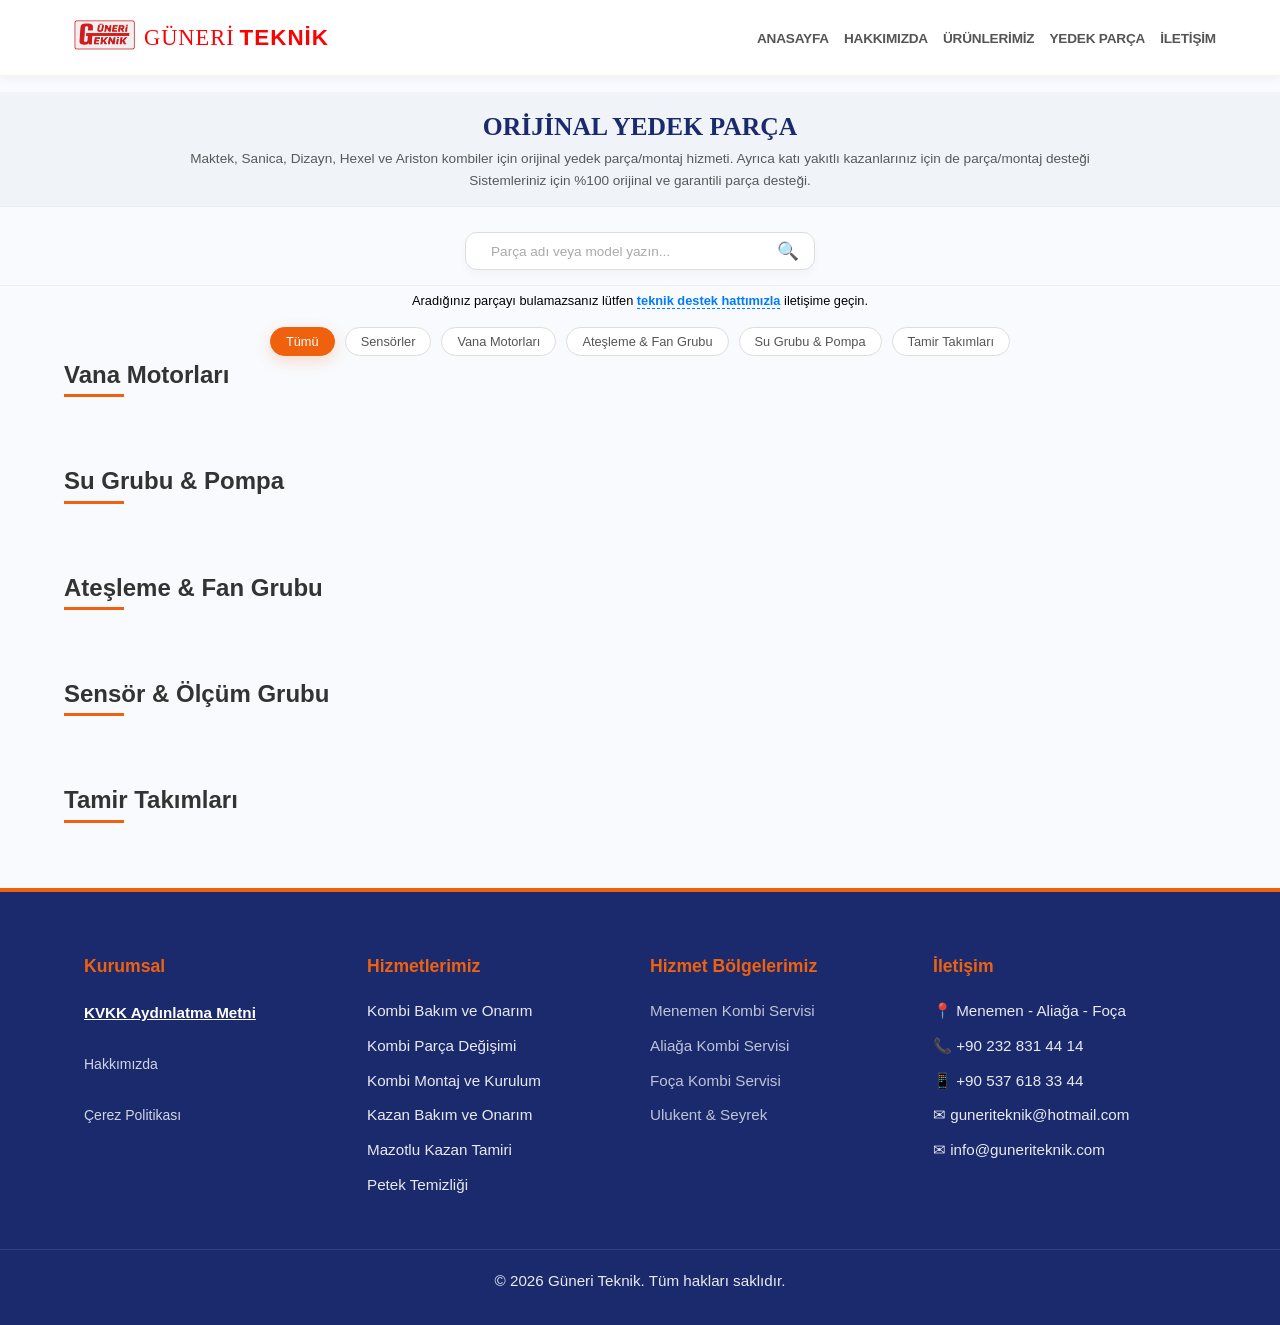
<file: yedekparca/index.html>
<!DOCTYPE html>
<html lang="tr">
<head>
    <meta charset="UTF-8">
    <meta name="viewport" content="width=device-width, initial-scale=1.0">
    <title>Kombi Yedek Parça | Sanica, Maktek, Dizayn, Hexel, Ariston Orijinal Parçalar</title>
    <meta name="description" content="Sanica, Maktek ve Ariston orijinal kombi yedek parçaları. Anakart, fan, pompa ve çok daha fazlası uygun fiyatlarla Güneri Teknik'te.">
    <link rel="icon" type="image/png" href="../img/Logo/guneri-teknik-logo.png">
    <link rel="stylesheet" href="../style.css">
</head>
<body class="page-yedekparca">

    <header>
        <nav class="nav-container">
            <a href="/" class="logo">
                <img src="../img/Logo/guneri-teknik-logo.png" alt="Güneri Teknik Logo" class="site-logo">
                <h1>GÜNERİ <span>TEKNİK</span></h1>
            </a>

            <input type="checkbox" id="menu-bar">
            <label for="menu-bar" class="hamburger-icon">☰</label>
            <label for="menu-bar" class="menu-overlay"></label>

            <ul class="menu">
                <li><a href="/">Anasayfa</a></li>
                <li><a href="../hakkimizda">Hakkımızda</a></li>
                <li><a href="../urunlerimiz">Ürünlerimiz</a></li>
                <li><a href="../yedekparca">Yedek Parça</a></li>
                <li><a href="../iletisim">İletişim</a></li>
            </ul>
        </nav>
    </header>
    <main class="main-yedekparca">
        <div class="part-hero">
            <div class="container">
                <h1>ORİJİNAL YEDEK PARÇA</h1>
                <p>Maktek, Sanica, Dizayn, Hexel ve Ariston kombiler için orijinal yedek parça/montaj hizmeti. Ayrıca katı yakıtlı kazanlarınız için de parça/montaj desteği</p>
                <p>Sistemleriniz için %100 orijinal ve garantili parça desteği.</p>
            </div>
        </div>
        <div class="search-section">
            <div class="container">
                <div class="search-box">
                    <input type="text" id="partSearch" placeholder="Parça adı veya model yazın..." onkeyup="searchParts()">
                    <span id="clearSearch" onclick="clearInput()">×</span>
                    <button type="button" class="search-btn">🔍</button>
                </div>
            </div>
        </div>
                    <p class="search-hint">
                        Aradığınız parçayı bulamazsanız lütfen 
                        <a href="https://wa.me/905376183344?text=Merhaba,%20sitenizden%20ulaşıyorum.%20Şu%20yedek%20parça%20stokta%20mı:" target="_blank" class="whatsapp-link"> teknik destek hattımızla</a> 
                        iletişime geçin.</p>
            
            <div class="filter-group">
                <button class="filter-btn active" onclick="filterCategory('all')">Tümü</button>
                <button class="filter-btn" onclick="filterCategory('sensor')">Sensörler</button>
                <button class="filter-btn" onclick="filterCategory('motor')">Vana Motorları</button>
                <button class="filter-btn" onclick="filterCategory('atesleme')">Ateşleme & Fan Grubu</button>
                <button class="filter-btn" onclick="filterCategory('sugrubu')">Su Grubu & Pompa</button>
                <button class="filter-btn" onclick="filterCategory('tamir')">Tamir Takımları</button>
            </div>
            <div class="container parts-wrapper">
                <section class="part-category" id="cat-motor">
                    <h2 class="interactive-title">Vana Motorları</h2>
                    <div class="parts-grid"></div>
                </section>

                <section class="part-category" id="cat-sugrubu">
                    <h2 class="interactive-title">Su Grubu & Pompa</h2>
                    <div class="parts-grid"></div>
                </section>

                <section class="part-category" id="cat-atesleme">
                    <h2 class="interactive-title">Ateşleme & Fan Grubu</h2>
                    <div class="parts-grid"></div>
                </section>

                <section class="part-category" id="cat-sensor">
                    <h2 class="interactive-title">Sensör & Ölçüm Grubu</h2>
                    <div class="parts-grid"></div>
                </section>

                <section class="part-category" id="cat-tamir">
                    <h2 class="interactive-title">Tamir Takımları</h2>
                    <div class="parts-grid"></div>
                </section>
            </div>
</main>
    <footer class="site-footer">
    <div class="container footer-flex-alt">
        <div class="footer-kvkk-zone">
            <h4>Kurumsal</h4>
            <button type="button" class="footer-link-btn" onclick="openKvkk()">
                KVKK Aydınlatma Metni
            </button>
            <br><br>
            <a href="hakkimizda" style="color:white; text-decoration:none; font-size:14px; opacity:0.8;">Hakkımızda</a>
            <br><br>
            <a href="#" style="color:white; text-decoration:none; font-size:14px; opacity:0.8;">Çerez Politikası</a>
        </div>

        <div class="footer-hizmetler">
            <h4>Hizmetlerimiz</h4>
            <ul>
                <li>Kombi Bakım ve Onarım</li>
                <li>Kombi Parça Değişimi</li>
                <li>Kombi Montaj ve Kurulum</li>
                <li>Kazan Bakım ve Onarım</li>
                <li>Mazotlu Kazan Tamiri</li>
                <li>Petek Temizliği</li>
            </ul>
        </div>

        <div class="footer-regions">
            <h4>Hizmet Bölgelerimiz</h4>
            <ul>
                <li><a href="./" style="color:white; text-decoration:none; opacity:0.8;">Menemen Kombi Servisi</a></li>
                <li><a href="aliaga-kombi-servisi/" style="color:white; text-decoration:none; opacity:0.8;">Aliağa Kombi Servisi</a></li>
                <li><a href="foca-kombi-servisi/" style="color:white; text-decoration:none; opacity:0.8;">Foça Kombi Servisi</a></li>
                <li><a href="./" style="color:white; text-decoration:none; opacity:0.8;">Ulukent & Seyrek</a></li>
            </ul>
        </div>

        <div class="footer-info" id="iletisim">
            <h4>İletişim</h4>
            <p>📍 Menemen - Aliağa - Foça</p>
            <p>📞 +90 232 831 44 14</p>
            <p>📱 +90 537 618 33 44</p>
            <p>✉ guneriteknik@hotmail.com</p>
            <p>✉ info@guneriteknik.com</p>
        </div>
    </div>
  
    <div class="footer-bottom">
        <p>&copy; 2026 Güneri Teknik. Tüm hakları saklıdır.</p>
    </div>
</footer>
    <div class="seo-text" style="display:none;">
    <h2>İzmir Menemen Kombi Yedek Parça Stokları</h2>
    <p>Sanica, Maktek, Hexel, Dizayn ve Ariston markalarının orijinal kombi parçaları: 
    Eşanjörler, devirdaim pompaları, anakartlar, fan motorları ve genleşme tankları. 
    Güneri Teknik güvencesiyle hızlı teslimat ve montaj desteği.</p>
</div>
    <script src="../wwwroot/js/site.js"></script>
    <div id="imageModal" class="img-lightbox" onclick="closeLightbox(event)">
    <span class="close-lightbox" onclick="closeLightbox(event)">&times;</span>
    <img class="lightbox-content" id="imgFull">
    <div id="caption"></div>
</div>

</body>
</html>
</file>
<file: style.css>
@import url('https://fonts.googleapis.com/css2?family=Open+Sans:ital,wght@0,300..800;1,300..800&display=swap');

/* ==========================================================================
   1. TEMEL AYARLAR
   ========================================================================== */
* {
    margin: 0;
    padding: 0;
    box-sizing: border-box;
    font-family: Arial, Helvetica, sans-serif;
}

html {  scroll-behavior: smooth;}
html, body {  height: 100%;    }

body {
    min-height: 100vh;
    transition: none !important;
    display: flex;
    flex-direction: column;
    line-height: 1.6;
    background-color: #f8fafd; 
    color: #333; 
    -webkit-user-select: none;
    -ms-user-select: none;
    user-select: none;
}


.container {
    width: 90%;
    max-width: 1200px;
    margin: auto;
}
img {
    -webkit-user-drag: none;
    -khtml-user-drag: none;
    -moz-user-drag: none;
    -o-user-drag: none;
    user-select: none;
    -webkit-touch-callout: none; /* Mobilde uzun basınca çıkan menüyü engeller */
}
#imageModal {
    touch-action: none; 
}

/* ==========================================================================
   2. HEADER & NAVİGASYON (TÜM SAYFALAR)
   ========================================================================== */
header {
    position: fixed;
    top: 0;
    width: 100%;
    z-index: 1000;
    background: rgba(255, 255, 255, 0.9); /* Şeffaf Beyaz */
    backdrop-filter: blur(10px);
    border-bottom: 1px solid rgba(240, 97, 14, 0.1);
    padding: 15px 0;
    transition: all 0.3s ease;
    box-shadow: 0 2px 10px rgba(0,0,0,0.05); /* Hafif gölge */
}
   /* Nav İç Kapsayıcı */
.nav-container {
    display: flex;
    justify-content: space-between;
    align-items: center;
    width: 90%;
    max-width: 1200px;
    margin: auto;
}


    /* GÜNERİ TEKNİK Yazı Stili */
    header h1 {
    font-family: 'Georgia', serif;
    font-size: 1.4rem; /* Mobilde taşmasın diye biraz küçültüldü */
    color: #ff0000 !important;
    letter-spacing: 1px;
    display: flex !important;
    align-items: center;
    white-space: nowrap;
    margin: 0;
    font-weight: 500;
}


        header h1 span {
    color: #ff0000 !important;
    margin-left: 5px;
    font-weight: 800;
}




.logo {
    display: flex;
    align-items: center;
    text-decoration: none;
}

.site-logo {
    height: 45px;
    width: auto;
    transition: 0.3s ease;
}
    /* --- HAMBURGER ELEMENTLERİ --- */
#menu-bar {
    display: none;
}

.hamburger-icon {
    display: none; /* Masaüstünde gizli */
    font-size: 30px;
    cursor: pointer;
    color: #1a2a6c;
}
   /* --- MENÜ (MASAÜSTÜ) --- */
.menu {
    list-style: none;
    display: flex ; /* Masaüstünde yanyana */
    justify-content: center;
    align-items: center;
    gap: 15px;
}


    .menu li a {
    color: #555;
    text-transform: uppercase;
    font-size: 0.85rem;
    font-weight: 600;
    letter-spacing: -0.2px;
    text-decoration: none;
    position: relative;
    padding: 5px 0;
    background: linear-gradient(to right, #f0610e, #f0610e 50%, #555 50%);
    background-size: 200% 100%;
    background-position: 100% 0;
    -webkit-background-clip: text;
    background-clip: text;
    -webkit-text-fill-color: transparent;
    transition: background-position 0.6s ease;
}


        /* Alt Çizgi: Başlangıçta genişliği 0 ve görünmez */
        .menu li a::after {
            content: '';
            position: absolute;
            bottom: 0;
            left: 0;
            width: 0;
            height: 2px;
            background-color: #f0610e;
            transition: width 0.6s ease; /* Yazı rengiyle aynı sürede (0.6s) */
        }

        /* Hover Durumu: Hem yazı rengi kayar hem çizgi uzar */
        .menu li a:hover, .menu li a.active { background-position: 0 0;    }
        .menu li a:hover::after, .menu li a.active::after { width: 100%; /* Çizgi sağa doğru tam uzar */ }
                                                           
/* ==========================================================================
   3. ANASAYFA ÖZEL (page-home)
   ========================================================================== */
.page-home .hero {
    background: linear-gradient( rgba(255, 255, 255, 0.5), rgba(255, 255, 255, 0.7) ), url('/manzara-1.webp');
    background-size: cover;
    background-position: center;
    background-attachment: fixed;
    padding: 160px 20px 120px 20px;
    text-align: center;
    color: #1a2a6c;
    display: flex;
    flex-direction: column;
    align-items: center;
    justify-content: center;
   -webkit-overflow-scrolling: touch;
}


    .page-home .hero h1 {
        font-size: 3rem;
        margin-bottom: 20px;
        font-weight: 800;
        text-shadow: 1px 1px 5px rgba(255,255,255,0.8);
    }
/* --- Marka Logoları --- */
.brands, .brands-urunlerimiz {
    background: #ffffff; 
    padding: 5px 0;
    margin-top: 85px;
    position: relative;
    z-index: 10;
    text-align: center;
    border-bottom: 1px solid #eee;
}

.brand-logos {
    display: flex;
    align-items: center;
    justify-content: center;
    gap: 25px;
    flex-wrap: wrap;
    margin-top: 15px;
}

    .brand-logos img {
        height: 45px;
        width: auto;
        transition: 0.4s ease;
    }

        .brand-logos img:hover {
            transform: translateY(-5px); 
            opacity: 1;
        }

.brands h2 {
    text-align: center;
    margin-bottom: 35px;
    color: #1a2a6c !important; 
    font-size: 2rem;
    font-weight: 700;
    text-shadow: none;
    display: block;
    padding-top: 10px;
    background: linear-gradient(90deg, #1a2a6c, #f0610e);
    background-clip: text;
    -webkit-background-clip: text; 
    -webkit-text-fill-color: transparent; 
}
/* --- Tercih Kartları --- */
.tercih {
    padding: 20px 0 105px 0; 
    background-color: #f8fafd;
    text-align: center;
}

/* Grid Yapısını Dairelere Göre Düzenleme */
.tercih-grid {
    display: grid;
    grid-template-columns: repeat(auto-fit, minmax(200px, 1fr));
    gap: 100px 30px; 
    margin-top: 40px;
}

/* Ana Daire Kartı */
.tercih-card {
    background: #fff;
    width: 160px;
    height: 160px;
    border-radius: 50%;
    margin: 0 auto;
    display: flex;
    flex-direction: column;
    align-items: center;
    justify-content: center;
    position: relative;
    box-shadow: 0 8px 25px rgba(0,0,0,0.05);
    border: 2px solid #eee;
    transition: all 0.4s cubic-bezier(0.175, 0.885, 0.32, 1.275);
    cursor: pointer;
}

    /* Kartın İçindeki İkon */
    .tercih-card .icon {
        font-size: 2.5rem;
        margin-bottom: 5px;
        z-index: 1;
    }

    /* Lacivert/Siyah Etiket Bandı */
    .tercih-card .step-label {
        position: absolute;
        bottom: 10px;
        background: #1a2a6c;
        color: #fff;
        padding: 3px 12px;
        font-size: 0.7rem;
        font-weight: bold;
        border-radius: 4px;
        transform: rotate(-3deg);
        white-space: nowrap;
        z-index: 2;
        box-shadow: 0 4px 8px rgba(0,0,0,0.2);
    }

    /* Alt kısımdaki yazılar (Dairenin dışında) */
    .tercih-card .card-content {
        position: absolute;
        top: 175px; /* Dairenin bitişinden sonra başlar */
        left: 50%;
        transform: translateX(-50%);
        width: 200px;
    }

        .tercih-card .card-content h3 {
            color: #1a2a6c;
            font-size: 1rem;
            margin-bottom: 5px;
            font-weight: 700;
        }

        .tercih-card .card-content p {
            font-size: 0.8rem;
            color: #666;
            line-height: 1.2;
        }

    /* --- HOVER EFEKTİ (SEÇİLME ANI) --- */
    .tercih-card:hover {
        transform: scale(1.05);
        border-color: #f0610e;
        box-shadow: 0 15px 45px rgba(240, 97, 14, 0.15);
    }

    /* Seçilince Etrafında Dönenv Kesik Çizgili Daire */
    .tercih-card::after {
        content: '';
        position: absolute;
        top: -10px;
        left: -10px;
        right: -10px;
        bottom: -10px;
        border: 2px dashed #f0610e;
        border-radius: 50%;
        opacity: 0;
        transition: 0.4s ease;
        transform: rotate(0deg);
    }

    .tercih-card:hover::after {
        opacity: 1;
        transform: rotate(45deg); /* Hafif bir dönüş efekti */
    }
/* Hızlı Çözüm Bloğu CSS */
.quick-support {
    background-color: #f9f9f9;
    padding: 50px 20px;
    border-top: 4px solid #e41e26;
    margin: 40px 0;
}

.support-container {
    max-width: 1100px;
    margin: 0 auto;
    display: flex;
    flex-direction: column; 
    align-items: center;
    gap: 25px;
    text-align: center;
}
.support-text h3 {
    font-size: 1.8rem;
    color: #e41e26;
    font-weight: 800;
    margin-bottom: 8px;
    letter-spacing: 0.5px;
    text-transform: uppercase;
}
.support-text p {
    font-size: 1.1rem;
    color: #555;
    margin-bottom: 10px;
}
/* Aksiyon Alanı (Linkler + Arama Butonu) */
.support-action {
    width: 100%;
    display: flex;
    flex-direction: column;
    align-items: center;
    gap: 20px;
}
/* Marka Linklerinin Izgara Yapısı (Masaüstü 5 Yan Yana) */
.brand-links-grid {
    display: grid;
    grid-template-columns: repeat(5, 1fr); 
    gap: 12px;
    width: 100%;
}
.support-link {
    padding: 12px 10px;
    font-size: 0.8rem;
    text-transform: uppercase;
    font-weight: 700;
    border-radius: 6px;
    text-decoration: none;
    transition: all 0.3s ease;
    display: flex;
    align-items: center;
    justify-content: center;
    background-color: #fff;
    color: #333;
    border: 1px solid #ddd;
    position: relative;
    overflow: hidden;
    z-index: 1;
    background: linear-gradient(to right, #b0c4de 50%, #fff 50%);
    background-size: 200% 100%;
    background-position: right bottom;
    transition: background-position 0.5s ease-out, color 0.3s ease;
}
.support-link:hover {
    color: #000; 
    border-color: #b0c4de;
    background-position: left bottom; 
    box-shadow: none; 
}
/* Hemen Ara Butonu */
.call-btn {
    background: #e41e26 !important; 
    color: #fff !important;
    padding: 15px 40px;
    font-size: 1.1rem;
    font-weight: 800;
    border-radius: 50px;
    text-decoration: none;
    display: inline-flex;
    align-items: center;
    justify-content: center;
    box-shadow: 0 4px 15px rgba(228, 30, 38, 0.4);
    transition: all 0.3s ease;
    border: none;
    width: fit-content;
}

.call-btn:hover {
    transform: scale(1.05); 
    background-color: #333 !important; 
    box-shadow: 0 6px 20px rgba(0,0,0,0.2);
}

/* ==========================================================================
   4. HAKKIMIZDA ÖZEL
   ========================================================================== */
/* Arka Planı Aydınlık ve Yumuşak Yapalım */
body.page-hakkimizda {
    background: linear-gradient(rgba(255, 255, 255, 0.4), rgba(255, 255, 255, 0.9)), url('img/christmas-wallpaper.jpg') no-repeat center center fixed;
    background-size: cover;
    background-position: center, center;
    background-attachment: fixed;
    font-family: 'Georgia', serif; /* Daha klasik bir yazı tipi */
    color: #333;
}

.otantik-wrapper {
    padding-top: 140px;
    padding-bottom: 80px;
    max-width: 800px;
}
/* Üst Başlık Tasarımı */
.header-stamp {
    text-align: center;
    margin-bottom: 60px;
    border-bottom: 2px double #f0610e;
    display: inline-block;
    width: 100%;
    padding-bottom: 20px;
}

.since {
    display: block;
    color: #f0610e;
    letter-spacing: 5px;
    font-size: 0.9rem;
    font-weight: bold;
}

.header-stamp h1 {
    color: #1a2a6c; /* Koyu ton */
    font-size: 3.5rem;
    margin: 10px 0;
    text-shadow: none;
}
/* Zaman Çizelgesi (Timeline) Stil */
.timeline {
    position: relative;
    border-left: 2px solid rgba(240, 97, 14, 0.3);
    margin-left: 20px;
    padding-left: 40px;
}

.timeline-item {
    margin-bottom: 50px;
    position: relative;
}

    .timeline-item .year {
        position: absolute;
        left: -85px;
        top: 0;
        color: #ffffff;
        font-weight: bold;
        font-size: 1.2rem;
        background: #f0610e; /* Turuncu etiket */
        padding: 5px 10px;
        border-radius: 5px;
    }

    .timeline-item .content {
        background: #ffffff;
        padding: 30px;
        border-radius: 0 15px 15px 0;
        border-right: 4px solid #f0610e;
        transition: 0.3s;
        box-shadow: 0 5px 15px rgba(0,0,0,0.05);
    }

        .timeline-item .content:hover {
            background: #fdfdfd;
            box-shadow: 0 8px 25px rgba(0,0,0,0.1);
        }

    .timeline-item h3 {
        color: #f0610e;
        font-size: 1.6rem;
        margin-bottom: 15px;
        font-style: italic;
    }

    .timeline-item p {
        color: #555;
        line-height: 1.8;
        font-size: 1.1rem;
    }
/* Yetkili Servis Mührü */
.seal-container {
    text-align: center;
    margin-top: 50px;
}

.auth-seal {
    border: 3px solid #f0610e;
    display: inline-block;
    padding: 20px 40px;
    border-radius: 50% / 10%; /* Hafif elips mühür havası */
    color: #1a2a6c;
    transform: rotate(-2deg); /* Hafif yamuk durması otantiklik katar */
    background: rgba(255,255,255,0.8);
}

    .auth-seal span {
        display: block;
        font-weight: bold;
        margin-top: 10px;
        color: #f0610e;
        letter-spacing: 2px;
    }

/* ==========================================================================
   5. ÜRÜNLERİMİZ ÖZEL
   ========================================================================== */
body.page-urunlerimiz {
    background: #f4f7f9;
    margin: 0;
    padding: 0;
}

.page-urunlerimiz main {
    display: block;
    padding-top: 0; 
}
/* Üst Başlık (Degrade Efekti Korundu, Otantik Dokunuş Eklendi) */
.brands-urunlerimiz h2 {
    color: #1a2a6c;
    font-size: 1.1rem;
    font-weight: 600;
    font-family: 'Georgia', serif;
    text-transform: uppercase;
    letter-spacing: 1px;
    margin-bottom: 5px;
    background: none;
    -webkit-text-fill-color: initial;
    text-shadow: none;
    text-align: center;
}
/* Logo Dizilimi */
.brand-logos {
    display: flex;
    justify-content: center;
    align-items: center;
    flex-wrap: wrap;
    gap: 10px;
}
    /* Logo Dizilimi İçin Grilik Tamamen Kaldırıldı */
    .brand-logos img {
        max-height: 25px;
        width: auto;
        filter: none !important; /* Buradaki grayscale(100%) kaldırıldı */
        opacity: 1; /* Opaklık tam yapıldı */
        transition: transform 0.4s cubic-bezier(0.165, 0.84, 0.44, 1), opacity 0.3s ease;
    }

        .brand-logos img:hover {
            filter: none !important;
            opacity: 1;
            transform: translateY(-8px);
        }

.sep {
    color: #ddd;
    font-size: 1.2rem;
    margin: 0 5px;
    user-select: none;
}

/* Her Bir Markanın Bölümü (Zebra Etkisi Yerine Şeffaf Katmanlar) */
.product-group {
    padding: 30px 0;
    border-bottom: 1px solid #eee;
}
    /* Zebra Etkisi Yerine Koyu/Açık Geçişi */
    .product-group:nth-of-type(even) {
        background: #ffffff;
    }
    /* Marka Başlıkları (Maktek Ürünleri vb.) */
    .product-group h2 {
        text-align: center;
        color: #1a2a6c;
        font-size: 2.2rem;
        font-family: 'Georgia', serif;
        transition: all 0.4s ease;
        cursor: pointer; /* Üzerine gelince tıklanabilir hissi verir */
    }
        /* Başlık Hover Efekti */
        .product-group h2:hover {
            color: #f0610e; /* Üzerine gelince turuncu olur */
            transform: translateY(-3px);
        }
        /* Başlık Altındaki Çizgi Animasyonu */
        .product-group h2::after {
            content: '';
            display: block;
            width: 60px;
            height: 3px;
            background: #f0610e;
            margin: 15px auto;
            transition: width 0.5s cubic-bezier(0.175, 0.885, 0.32, 1.275); /* Yaylanma efekti */
        }

        .product-group h2:hover::after {
            width: 200px; /* Hover durumunda çizgi uzar */
        }
/* Alt Başlık (Açıklama metni için) */
.section-subtitle {
    text-align: center;
    color: #777;
    font-size: 1.1rem;
    margin-top: -20px;
    margin-bottom: 40px;
    font-style: italic;
}
/* Ürün Grid Yapısı (Dokunmadık) */
.product-grid {
    display: grid;
    grid-template-columns: repeat(auto-fit, minmax(300px, 1fr));
    gap: 30px;
}
/* --- YENİ ÜRÜN KARTI TASARIMI (Otantik & Belirgin) --- */
.product-card {
    background: #ffffff;
    border: 1px solid #eee;
    box-shadow: 0 4px 20px rgba(0, 0, 0, 0.05); /* Derinlik katar */
}

    .product-card:hover {
        transform: translateY(-10px);
        border-color: #f0610e;
        background: #ffffff;
        box-shadow: 0 15px 35px rgba(0,0,0,0.1);
    }
/* Kart İçindeki Görsel Alanı (Burası ürünleri kurtaran kısım) */
.product-image {
    width: auto;
    height: 250px;
    background: #ffffff;
    margin: 15px; /* Dış kutudan ayırdık */
    border-radius: 10px;
    display: flex;
    align-items: center;
    justify-content: center;
    padding: 20px;
    border: 1px solid #f9f9f9;
}

    .product-image img {
        max-width: 100%;
        max-height: 100%;
        object-fit: contain;
        /* Beyaz ürünü beyaz fondan ayıran hafif gölge */
        filter: drop-shadow(0 5px 10px rgba(0,0,0,0.1));
    }
/* Kart İçindeki Yazı Alanı */
.product-info {
    padding: 25px;
    flex-grow: 1;
}

    .product-info h3 {
        color: #1a2a6c;
        margin-bottom: 15px;
        font-size: 1.4rem;
        border-bottom: 2px solid #f0610e;
        display: block;
        font-family: 'Georgia', serif;
    }
/* Özellikler Maddeleri */
.product-specs li {
    font-size: 0.95rem;
    font-weight: 400;
    color: #555;
    margin-bottom: 8px;
    line-height: 1.5;
}
/* --- Teknik Bilgi Butonu ve Çizgisi --- */
.tech-link-item {
    margin-top: auto;
    padding: 20px;
}

    .tech-link-item hr {
        border: 0;
        border-top: 1px solid #eee;
        margin-bottom: 15px;
    }

.tech-btn {
    display: block;
    text-align: center;
    color: #f0610e;
    text-decoration: none;
    font-size: 0.85rem;
    font-weight: 600;
    background: #ffffff;
    padding: 12px;
    border-radius: 6px;
    border: 1px solid #f0610e;
    transition: 0.3s all ease;
}

    .tech-btn:hover {
        background: #f0610e;
        color: #fff;
        transform: scale(1.02);
    }

.brands-urunlerimiz nav a img {
    background: #ffffff;
    padding: 10px 20px;
    border-radius: 8px;
    transition: all 0.3s ease;
    border: 1px solid #eee;
    max-height: 50px;
}
/* Oda Termostatı Bölümüne Özel Stil */
#oda-termostati {
    background: #ffffff !important;
    border-top: 1px solid #eee;
    border-bottom: 1px solid #eee;
    padding: 100px 0;
    margin-top: 20px;
}
/* ==========================================================================
   6. YEDEK PARÇA VE SERVİS SAYFASI (page-servis)
   ========================================================================== */
/* Arka Plan ve Genel Yapı */
body.page-yedekparca {
    background: #f8fafd;
    color: #333;
}

.main-yedekparca {
    margin-top: 85px !important;
    padding-top: 7px;
    display: block;
}
/* Arama Bölümü Kapsayıcısı */
.search-section {
    margin-top: 20px;
    padding: 5px 0 15px 0;
    border-bottom: 1px solid #eee;
    text-align: center;
    position: relative;
    z-index: 10;
}

.search-box {
    position: relative;
    max-width: 350px;
    height: 38px;
    margin: 0 auto;
    display: flex;
    align-items: center;
    background: #ffffff;
    border: 1px solid #ddd;
    border-radius: 12px;
    padding: 2px 10px;
    transition: all 0.3s ease;
    box-shadow: 0 4px 10px rgba(0,0,0,0.03);
}

    .search-box:focus-within {
        border-color: #f0610e;
        box-shadow: 0 4px 15px rgba(240, 97, 14, 0.15);
    }

    .search-box input {
        width: 100%;
        background: transparent;
        border: none;
        padding: 10px 15px; /* İç boşluğu azalttık */
        color: #333;
        font-size: 0.85rem; /* Yazıyı biraz küçülttük */
        outline: none;
}

        .search-box input::placeholder {
            color: #aaa;
        }
/* Büyüteç Butonunu Kibarlaştırma */
.search-btn {
    background: transparent; /* Turuncu dolguyu kaldırdık */
    border: none;
    color: #f0610e; /* Sadece ikonu turuncu yaptık */
    cursor: pointer;
    font-size: 1.1rem;
    padding: 5px;
    transition: transform 0.3s ease;
}

    .search-btn:hover {
        transform: scale(1.2);
        background: transparent;
    }

.search-hint {
    text-align: center;
    margin-top: 5px;
    margin-bottom: 15px;
    color: black;
    font-size: 0.8rem;
    width: 100%;
}
#partSearch {
    padding-right: 40px; /* "x" işareti için sağda yer açalım */
}
#clearSearch {
    position: absolute;
    right: 60px; /* Büyüteç butonunun hemen solunda dursun */
    cursor: pointer;
    font-size: 22px;
    color: #999;
    display: none; /* Başlangıçta gizli */
    user-select: none;
    transition: color 0.2s;
}

#clearSearch:hover {
    color: #333;
}
/*Whatsapp iletişimi */
.whatsapp-link {
    color: #007bff; /* İlk hali sitendeki link mavisi veya siyah olabilir */
    font-weight: bold;
    text-decoration: none;
    border-bottom: 1px dashed #007bff;
    transition: all 0.3s ease;
}

.whatsapp-link:hover {
    color: #ff8c00; /* Üzerine gelince Turuncu (DarkOrange) */
    border-bottom: 1px solid #ff8c00;
    text-shadow: 0px 0px 1px rgba(255, 140, 0, 0.2); /* Hafif bir parlama efekti */
}
/* Hero Alanı */
.part-hero {
    background: #f0f4f8;
    text-align: center;
    padding: 15px 0;
    border-bottom: 1px solid #eee;
    margin-bottom: 15px;
}

    .part-hero h1 {
        font-size: 1.6rem;
        font-family: 'Georgia', serif;
        color: #1a2a6c;
        margin: 0;
    }
    .part-hero p {
        font-size: 0.85rem;
        margin-top: 5px 0 0 0;
        opacity: 0.8;
    }
/* Kategori Başlıkları (Hakkımızda ile uyumlu interaktif başlık) */
.part-category {
    margin-bottom: 30px;
}

    .part-category h2.interactive-title::after {
        font-size: 1.3rem;
        content: '';
        display: block;
        width: 60px;
        height: 3px;
        background: #f0610e;
        margin-bottom: 15px;
        transition: 0.5s;
    }

    .part-category:hover h2.interactive-title::after {
        width: 150px;
    }
/* Parça Grid Yapısı */
.parts-grid {
    display: grid;
    grid-template-columns: repeat(auto-fit, minmax(220px, 1fr));
    gap: 15px;
    padding: 10px 0;
}
/* Parça Kartı */
.part-item {
    border-radius: 8px;
    padding: 8px;
    background: #fff;
    border: 1px solid #eee;
    text-align: center;
    transition: 0.3s;
    display: flex;
    flex-direction: column;
    justify-content: space-between;
    min-height: 280px;
}

    .part-item:hover {
        border-color: #f0610e;
        transform: translateY(-5px);
        box-shadow: 0 10px 25px rgba(0,0,0,0.08);
    }
/* Parça Görsel Alanı */
.part-img {
    height: 110px; /* 200px'den 110px'e çektik */
    background: #f9f9f9;
    border-radius: 6px;
    margin-bottom: 8px;
    display: flex;
    align-items: center;
    justify-content: center;
    overflow: hidden;
}

    .part-img img {
        max-height: 90%;
        width: auto;
        filter: drop-shadow(0 5px 15px rgba(0,0,0,0.08));
        object-fit: contain;
        cursor: zoom-in;
        transition: transform 0.3s ease;
    }
    .part-img img:hover {
        transform: scale(1.05);
    }   
   @keyframes zoomIn {
    from {transform: translateY(-50%) scale(0.5); opacity: 0;}
    to {transform: translateY(-50%) scale(1); opacity: 1;}
}
/* Lightbox Arka Planı */
.img-lightbox {
    display: none;
    position: fixed !important; 
    top: 0;
    left: 0;
    width: 100%;
    height: 100%;
    z-index: 99999;
    background-color: rgba(0, 0, 0, 0.95);
    justify-content: center;
    align-items: center;
    flex-direction: column;
    touch-action: none; 
}

/* Büyütülen Resim */
.lightbox-content {
    max-width: 90%;
    max-height: 70vh; 
    object-fit: contain;
    border-radius: 5px;
    box-shadow: 0 0 20px rgba(255,255,255,0.1);
}

/* Kapatma Butonu */
.close-lightbox {
    position: absolute;
    top: 20px;
    right: 35px;
    color: #fff;
    font-size: 40px;
    font-weight: bold;
    cursor: pointer;
}
/* Detay Alanı */
.part-details {
    padding: 10px;
    text-align: center;
}

    .part-details h3 {
        font-size: 0.9rem; 
        color: #1a2a6c;
        margin-bottom: 4px;
        height: 40px; 
        display: flex;
        align-items: center;
        justify-content: center;
    }

.compatible-brands {
    font-size: 0.7rem;
    color: #666;
    background: #f0f0f0;
    padding: 2px 5px;
    border-radius: 4px;
    margin-bottom: 10px;
    display: inline-block;
}

.part-features {
    display: none;
    list-style: none;
    padding: 0;
    margin-bottom: 20px;
    font-size: 0.9rem;
    color: #555;
}
/* WhatsApp / Sipariş Butonu */
.order-btn {
    display: block;
    background: transparent;
    border: 1px solid #f0610e;
    color: #f0610e;
    padding: 6px 0;
    text-transform: uppercase;
    letter-spacing: 0.5px;
    border-radius: 4px;
    font-size: 0.75rem;
    font-weight: bold;
    transition: 0.3s;
}

    .order-btn:hover {
        background: #f0610e;
        color: #fff;
    }

@keyframes fadeIn {
    from {
        opacity: 0;
        transform: translateY(10px);
    }

    to {
        opacity: 1;
        transform: translateY(0);
    }
}

.filter-section {
    padding: 10px 0 30px 0;
    text-align: center;
}

.filter-group {
    display: flex;
    justify-content: center;
    gap: 10px;
    flex-wrap: wrap;
}

.filter-btn {
    background: #ffffff;
    border: 1px solid #ddd;
    color: #555;
    padding: 6px 15px;
    border-radius: 30px;
    cursor: pointer;
    transition: all 0.3s ease;
    font-size: 0.8rem;
    font-weight: 500;
}

    .filter-btn:hover {
        border-color: #f0610e;
        color: #f0610e;
    }

    .filter-btn.active {
        background: #f0610e;
        color: #fff;
        border-color: #f0610e;
        box-shadow: 0 5px 15px rgba(240, 97, 14, 0.2);
    }

/* ==========================================================================
   7. İLETİŞİM SAYFASI (page-iletisim)
   ========================================================================== */

.contact-main {
    padding-top: 100px; /* Header yüksekliğine göre içerik aşağı kaydırıldı */
}

.contact-grid {
    display: grid;
    grid-template-columns: 1fr 1fr;
    gap: 50px;
    padding: 60px 0;
}
.contact-info h2 {
    color: #1a2a6c;
    font-size: 2.2rem;
    margin-bottom: 20px;
}

.info-item {
    display: flex;
    align-items: center;
    margin-bottom: 25px;
}

    .info-item i {
        width: 45px;
        height: 45px;
        background: #ff7e5f;
        color: white;
        display: flex;
        align-items: center;
        justify-content: center;
        border-radius: 50%;
        margin-right: 15px;
        font-size: 1.2rem;
        flex-shrink: 0; /* İkonun yuvarlak formunu korur */
    }

    .info-item span {
        display: block;
        font-size: 0.8rem;
        color: #777;
        font-weight: bold;
        text-transform: uppercase;
    }

    .info-item a, .info-item p {
        font-size: 1.1rem;
        color: #333;
        text-decoration: none;
        margin: 0;
        line-height: 1.4;
    }

        /* Adres ve Telefon Linklerine Hover Efekti */
        .info-item a:hover {
            color: #ff7e5f;
            transition: 0.3s;
        }

/* Form Tasarımı */
.contact-form-wrapper {
    background: #fff;
    padding: 40px;
    border-radius: 15px;
    box-shadow: 0 10px 30px rgba(0,0,0,0.05);
}

.form-group {
    margin-bottom: 20px;
}

    /* Input, Select ve Textarea Birleşik Ayarları */
    .form-group input,
    .form-group select,
    .form-group textarea {
        width: 100%;
        padding: 12px 15px;
        border: 1px solid #ddd;
        border-radius: 8px;
        font-family: inherit;
        outline: none;
        transition: 0.3s;
    }

        /* Kutucuklara tıklandığında (focus) renk değişimi */
        .form-group input:focus,
        .form-group select:focus,
        .form-group textarea:focus {
            border-color: #1a2a6c;
        }

    .form-group textarea {
        height: 120px;
        resize: vertical;
    }

/* Garanti Sorgu Alanı Görseli */
.warranty-group {
    display: none; /* JS tetikleyene kadar gizli kalır */
    background-color: #fcfcfc;
    padding: 12px;
    border-radius: 8px;
    border-left: 4px solid #ff7e5f;
    margin: 10px 0;
}

.warranty-label {
    display: block;
    font-size: 0.85rem;
    margin-bottom: 8px;
    color: #555;
    font-weight: bold;
}

.submit-btn {
    width: 100%;
    padding: 15px;
    background: #1a2a6c;
    color: white;
    border: none;
    border-radius: 8px;
    font-weight: bold;
    cursor: pointer;
    transition: 0.3s;
}

    .submit-btn:hover {
        background: #ff7e5f;
    }
/* Garanti Uyarı Kutusu Tasarımı */
.warranty-info-box {
    display: none; /* JS ile açılacak */
    background-color: #fff8e1;
    border-left: 5px solid #ffa000;
    padding: 20px;
    border-radius: 8px;
    margin: 15px 0;
    box-shadow: 0 2px 5px rgba(0,0,0,0.1);
}

.warranty-info-box h4 {
    color: #c43e00;
    margin-bottom: 10px;
    display: flex;
    align-items: center;
    gap: 10px;
}

.warranty-info-box p {
    font-size: 0.95rem;
    line-height: 1.5;
    color: #5d4037;
}

.call-btn {
    display: inline-block;
    background-color: #ffa000;
    color: #fff !important;
    padding: 12px 20px;
    border-radius: 5px;
    text-decoration: none;
    margin-top: 15px;
    font-weight: 600;
    transition: background 0.3s ease;
    text-align: center;
}

.call-btn:hover {
    background-color: #ff8f00;
}
/*servis not kısmı */
.service-notice {
    text-align: center;      
    padding: 30px 20px;      
    background-color: #fff;  
    max-width: 900px;        
    margin: 0 auto;          
}

.service-notice p {
    font-size: 1.2rem;       
    line-height: 1.6;        
    color: #333;             
    margin: 0;
}

.service-notice strong {
    color: #e41e26;          
}

/* Harita Alanı */
.map-container {
    width: 100%;
    height: 450px;
    margin-top: 50px;
    overflow: hidden;
}

    .map-container iframe {
        width: 100%;
        height: 100%;
        border: 0;
    }
/* ==========================================================================
   8. FOOTER (TÜM SAYFALAR)
   ========================================================================== */
.site-footer {
    background: #1a2a6c; 
    color: white;
    padding: 60px 0 20px 0;
    margin-top: auto;
    border-top: 4px solid #f0610e;
}

.footer-flex-alt {
    display: flex;
    flex-direction: row; /* Yan yana olmasını garantiler */
    justify-content: space-between; /* Araları eşit açar */
    align-items: flex-start;
    flex-wrap: nowrap; /* Masaüstünde zorla yan yana tutar */
    gap: 20px;
    max-width: 1200px;
    margin: 0 auto;
    padding: 0 20px;
}


.footer-kvkk-zone, 
.footer-hizmetler, 
.footer-regions, 
.footer-info {
    flex: 1; /* Hepsi eşit alan kaplasın */
    min-width: 0; /* Flexbox'un içeriğe göre genişlemesini engeller */
}

.site-footer h4 {
    color: #f0610e;
    margin-bottom: 20px;
    font-size: 1.1rem; /* Sütunlar sığsın diye biraz küçülttük */
    font-weight: 700;
    white-space: nowrap; /* Başlıkların kırılmasını önler */
}
.site-footer ul {
    list-style: none;
    padding: 0;
}

.site-footer ul li, 
.site-footer p {
    font-size: 0.95rem;
    margin-bottom: 12px;
    opacity: 0.9;
    line-height: 1.5;
}

/* Bölge ve Hizmet Linkleri İçin Stil */
.site-footer ul li a {
    color: white;
    text-decoration: none;
    transition: 0.3s ease;
}

.site-footer ul li a:hover {
    color: #f0610e;
    padding-left: 5px; 
}

/* KVKK Buton Stili */
.footer-link-btn {
    background: none;
    border: none;
    color: white;
    font-size: 0.95rem;
    font-weight: 600;
    cursor: pointer;
    padding: 0;
    text-decoration: underline;
    transition: 0.3s;
    font-family: inherit;
}

.footer-link-btn:hover {
    color: #f0610e;
}

/* Alt Bilgi ve Telif Alanı */
.footer-bottom {
    text-align: center;
    margin-top: 40px;
    padding-top: 20px;
    border-top: 1px solid rgba(255,255,255,0.1);
    font-size: 0.85rem;
}
/* ==========================================================================
   9. MODERN DIALOG MODAL 
   ========================================================================== */
.modal-dialog {
    border: none;
    border-radius: 15px;
    padding: 0;
    max-width: 700px;
    width: 90%;
    box-shadow: 0 25px 50px -12px rgba(0, 0, 0, 0.2);
    position: fixed;
    top: 50%;
    left: 50%;
    transform: translate(-50%, -50%);
}
    /* Dialog açıldığında arka planı karartır */
    .modal-dialog::backdrop {
        background: rgba(0, 0, 0, 0.5);
        backdrop-filter: blur(4px);
    }

.modal-content {
    background-color: white;
    padding: 40px;
    position: relative;
}

.modal-text {
    max-height: 450px;
    overflow-y: auto;
    text-align: left;
    color: #333;
    font-size: 0.95rem;
    line-height: 1.7;
    padding-right: 10px;
}
    /* Scrollbar tasarımı */
    .modal-text::-webkit-scrollbar {
        width: 6px;
    }

    .modal-text::-webkit-scrollbar-thumb {
        background: #eee;
        border-radius: 10px;
    }
/* Kapatma Butonu (Native Button) */
.close-btn {
    position: absolute;
    right: 20px;
    top: 15px;
    font-size: 32px;
    line-height: 1;
    background: none;
    border: none;
    color: #999;
    cursor: pointer;
    transition: 0.3s;
}

    .close-btn:hover {
        color: #f0610e;
        transform: rotate(90deg);
    }

#modalTitle {
    margin-bottom: 20px;
    color: #1a2a6c;
    border-bottom: 2px solid #f0610e;
    display: inline-block;
    padding-bottom: 5px;
}
/* ==========================================================================
   10. Stok yazısı düzenlemesi (page-yedekparca)
   ========================================================================== */

.part-price-row {
    margin-bottom: 5px;
    font-weight: bold;
    font-size: 1.1em;
}

.stock-info {
    font-size: 0.9em;
    margin-bottom: 15px;
}

.stock-label {
    color: #666;
}

.stock-status {
    font-weight: 600;
    padding: 2px 6px;
    border-radius: 4px;
}

.in-stock {
    color: #27ae60; /* Yeşil */
    background-color: #eafaf1;
}

.out-of-stock {
    color: #e74c3c; /* Kırmızı */
    background-color: #fdedec;
}
/* ==========================================================================
   11. MARKALAR HATA KODLARI(GENEL YAPI)
   ========================================================================== */
.error-container {
    max-width: 900px;
    margin: 0px auto;
    padding: 100px 20px 40px 20px;
}
.error-header { text-align: center; margin-top: 60px; margin-bottom: 40px; }
.error-header h1 { color: #e41e26; font-size: 2.2rem; margin-bottom: 10px; }
.error-card {
    background: #ffffff;
    border: 1px solid #eeeeee;
    border-radius: 12px;
    padding: 25px;
    margin-bottom: 25px;
    box-shadow: 0 4px 10px rgba(0,0,0,0.03);
    transition: all 0.3s ease;
}
.error-card:hover { transform: translateY(-5px); border-left: 6px solid #e41e26; }
.error-code { color: #e41e26; font-weight: bold; font-size: 1.5rem; display: block; }
.error-title { font-weight: 700; font-size: 1.25rem; color: #222; display: block; margin: 8px 0; }
.solution-box {
    background: #fffafa;
    padding: 15px;
    border-radius: 8px;
    border-left: 4px solid #e41e26;
    line-height: 1.6;
}
.cta-section { background: #1a1a1a; color: #ffffff; padding: 45px 25px; border-radius: 15px; text-align: center; }
.cta-btn {
    display: inline-block;
    background: #e41e26;
    color: #ffffff;
    padding: 16px 35px;
    border-radius: 8px;
    font-weight: bold;
    margin-top: 25px;
    transition: 0.3s;
}

/* ==========================================================================
   12. LOKAL HİZMET SAYFALARI (ALİAĞA & FOÇA)
   ========================================================================== */
.page-location-aliaga {
    background-color: #fdfdfd;
}

.location-page {
    padding-top: 120px; 
    max-width: 1100px;
    margin: 0 auto;
    padding-bottom: 60px;
}

.location-hero {
    
    background: linear-gradient(rgba(0, 0, 0, 0.6), rgba(0, 0, 0, 0.6)), 
                url('img/deniz-manzara.webp'); 
    background-size: cover;
    background-position: center;
    background-repeat: no-repeat;
    color: white;
    padding: 100px 20px; 
    text-align: center;
    border-radius: 15px;
    margin: 0 20px 40px 20px;
    box-shadow: 0 10px 30px rgba(0,0,0,0.1);
}

.location-hero h1 {
    font-size: 2.8rem;
    margin-bottom: 15px;
    text-transform: uppercase;
    font-weight: 800;
    text-shadow: 2px 2px 10px rgba(0,0,0,0.5); 
}

.location-hero p {
    font-size: 1.25rem;
    max-width: 750px;
    margin: 0 auto 30px;
    line-height: 1.6;
    text-shadow: 1px 1px 5px rgba(0,0,0,0.5);
}

/* Özellik Kartları (3'lü Yapı) */
.location-features {
    display: grid;
    grid-template-columns: repeat(3, 1fr);
    gap: 20px;
    margin: 0 20px 50px;
}

.feature-card {
    background: #fff;
    padding: 35px 25px;
    border-radius: 12px;
    text-align: center;
    box-shadow: 0 5px 15px rgba(0,0,0,0.05);
    border-bottom: 4px solid #b0c4de; 
    transition: all 0.3s ease;
}

.feature-card:hover {
    transform: translateY(-8px);
    box-shadow: 0 12px 25px rgba(0,0,0,0.1);
}

.feature-card h3 {
    font-size: 1.25rem;
    color: #e41e26;
    margin-bottom: 15px;
    font-weight: 700;
}

.feature-card p {
    font-size: 0.95rem;
    color: #666;
    line-height: 1.5;
}

/* Metin İçeriği ve Mahalle Listesi */
.location-text-content {
    background: #fff;
    padding: 45px;
    margin: 0 20px;
    border-radius: 12px;
    line-height: 1.8;
    color: #444;
    box-shadow: 0 5px 15px rgba(0,0,0,0.03);
}

.location-text-content h2 {
    color: #333;
    font-size: 1.8rem;
    margin-bottom: 25px;
    border-left: 6px solid #e41e26;
    padding-left: 20px;
}

/* Mahalleler Alanı */
.neighborhoods {
    margin-top: 35px;
    background: #f8fafc;
    padding: 30px;
    border-radius: 10px;
    border: 1px solid #eef2f6;
}

.neighborhoods h4 {
    margin-bottom: 20px;
    color: #1a2a6c;
    font-size: 1.1rem;
    text-transform: uppercase;
}

.neighborhoods ul {
    display: grid;
    grid-template-columns: repeat(2, 1fr);
    list-style: none;
    padding: 0;
    gap: 10px;
}

.neighborhoods ul li {
    padding: 8px 0;
    font-size: 0.95rem;
    display: flex;
    align-items: center;
}

.neighborhoods ul li::before {
    content: "📍";
    margin-right: 10px;
    font-size: 1rem;
}
/* Ana kutuyu dikey hizaya hazırla */
.kilavuz-box {
    margin-top: 40px;
    padding: 30px;
    background: #ffffff;
    border-radius: 15px;
    border: 1px solid #e0e6ed;
    text-align: center; /* Başlığı ve metni ortalar */
    box-shadow: 0 5px 20px rgba(0,0,0,0.05);
}

.kilavuz-header {
    margin-bottom: 25px;
}

.kilavuz-icon {
    font-size: 2.5rem;
    color: #e41e26;
    margin-bottom: 10px;
}

.kilavuz-text h4 {
    color: #1a2a6c;
    font-size: 1.3rem;
    margin-bottom: 8px;
}

.kilavuz-text p {
    color: #666;
    max-width: 600px;
    margin: 0 auto; /* Paragrafı ortalar */
}

/* Buton Konteynırı */
.kilavuz-links {
    display: flex;
    flex-wrap: wrap; /* Sığmazsa aşağı atar */
    justify-content: center; /* Butonları ortalar */
    gap: 12px;
    margin-top: 20px;
}

.kilavuz-download-btn {
    display: inline-flex;
    align-items: center;
    background-color: #f1f4f8;
    color: #1a2a6c !important;
    padding: 10px 18px;
    border-radius: 6px;
    text-decoration: none;
    font-weight: 600;
    font-size: 0.85rem; /* Biraz küçülttük */
    transition: all 0.3s ease;
    border: 1px solid #dce2e9;
    white-space: nowrap; /* Yazıların kırılmasını engeller */
}

.kilavuz-download-btn:hover {
    background-color: #e41e26;
    color: #fff !important;
    border-color: #e41e26;
    transform: translateY(-3px);
}

/* ==========================================================================
   13. MOBİL UYUMLULUK
   ========================================================================== */
@media (max-width: 768px) {
   page-home .hero {
        background-attachment: scroll !important;
        background-size: cover !important;
        background-position: center center !important;
    }
    /* 1. Hamburger İkonunu Görünür Yap */
    .hamburger-icon {
        display: block !important;
        position: relative;
        z-index: 2000; /* En üstte durmalı */
        font-size: 28px;
        cursor: pointer;
        color: #333;
        padding: 10px;
    }

    /* 2. Masaüstünden kalan yatay listeyi gizle/düzelt */
    header nav ul:not(.menu) {
        display: none; 
    }

    /* 3. Açılır Menü (Dikey Yapı) */
    .menu {
        position: absolute;
        top: 100%;
        margin-top: 10px;
        left: 50%;
        transform: translateX(-50%);
        width: 90%;
        background: #ffffff;
        flex-direction: column !important; /* Alt alta diz */
        display: flex !important; 
        max-height: 0; /* Başlangıçta kapalı */
        max-width: 300px;
        overflow: hidden;
        transition: max-height 0.4s cubic-bezier(0.4, 0, 0.2, 1);
        padding: 0;
        box-shadow: 0 15px 30px rgba(0,0,0,0.15);
        z-index: 1500;
        border-radius: 12px;
        border-top: 1px solid #eee;
        list-style: none;
    }

    .menu li {
        width: 100%;
        text-align: center;
        border-bottom: 1px solid #f5f5f5;
    }

    .menu li a {
        display: block;
        padding: 12px 15px;
        font-size: 14px;
        color: #1a2a6c !important;
        background: none !important;
        text-align: center;
        border-bottom: 1px solid #f9f9f9;
        font-weight: 500;
        -webkit-text-fill-color: initial !important;
    }
   .menu li:last-child a { border-bottom: none;}
   

    /* 4. DIŞARI TIKLAYINCA KAPATMA (Overlay) */
    .menu-overlay {
        display: none;
        position: fixed;
        top: 0;
        left: 0;
        width: 100%;
        height: 100vh;
        z-index: 1400; /* Menünün bir tık altında */
        background: rgba(0,0,0,0); /* Şeffaf */
    }

    /* 5. SİHİRLİ TETİKLEYİCİLER (Checkbox Check Edilince) */
    #menu-bar:checked ~ .menu {
        max-height: 400px; /* Menüyü aç */
        padding: 10px 0;
    }

    #menu-bar:checked ~ .menu-overlay {
        display: block; /* Dışarı tıklama katmanını aç */
    }
   /* 6. LOKAL HİZMET SAYFALARI */
   .location-hero {
        padding: 60px 15px;
        margin: 0 10px 30px;
    }

    .location-hero h1 {
        font-size: 1.8rem;
    }

    .location-features {
        grid-template-columns: 1fr; /* Mobilde kartlar alt alta */
        gap: 15px;
    }

    .neighborhoods ul {
        grid-template-columns: 1fr; /* Mobilde mahalleler tek sütun */
    }

    .location-text-content {
        padding: 25px;
        margin: 0 10px;
    }

   /* 7.  FOOTER MOBİL  */
    .footer-flex-alt {
        flex-direction: column !important; /* Yan yana yerine alt alta */
        flex-wrap: wrap !important;
        align-items: center !important; /* Ortala */
        text-align: center !important;
        gap: 30px !important; /* Bölümler arasına boşluk */
    }

    .footer-kvkk-zone, 
    .footer-hizmetler, 
    .footer-regions, 
    .footer-info {
        width: 100% !important; /* Genişliği tam yap */
        flex: none !important;
    }

    .site-footer h4 {
        white-space: normal !important; /* Uzun başlıklar kırılsın */
        margin-bottom: 15px;
    }

    .site-footer ul li {
        margin-bottom: 10px;
    }

    .site-footer ul li a {
        display: inline-block;
        padding: 5px 0; /* Tıklama alanını genişlet */
    }

    /* 8. Diğer Mobil Düzeltmeler */
    .site-logo { height: 40px; }
    .brand-logos {padding: 5px 0 !important; gap: 7px !important;}
    .brand-logos img {height: 16px !important; width: auto; margin: 5px;}
     header {padding: 8px 15px !important;}
     header h1 { font-size: 1.1rem; }
    .hero h1 { font-size: 28px !important; }
    .contact-grid { grid-template-columns: 1fr; gap: 30px; }
    .timeline { margin-left: 0; padding-left: 20px; }
    .timeline-item .year { position: static; display: inline-block; margin-bottom: 10px; }
    .tercih { padding: 40px 0 80px 0; }
    .tercih-grid { display: flex; flex-direction: column; align-items: center; gap: 130px; margin-top: 50px; padding-bottom: 50px; }
    .tercih-card { width: 140px; height: 140px; margin: 0 auto; position: relative;}
    .tercih-card .icon { font-size: 1.8rem; }
    .tercih-card .step-label { font-size: 0.6rem; padding: 2px 8px; bottom: 5px; }
    .tercih-card .card-content {position: absolute; top: 155px; left: 50%; transform: translateX(-50%); width: 250px; text-align: center;}
    .tercih-card .card-content h3 {font-size: 1.1rem; margin-bottom: 8px; white-space: nowrap; }
    .tercih-card .card-content p {font-size: 0.9rem; line-height: 1.4; color: #666; }
    .tercih-card::after {top: -8px; left: -8px; right: -8px; bottom: -8px; }
    .hakkimizda-content, .urunlerimiz-content { padding: 30px; margin: 15px; }
    .main-yedekparca { margin-top: 80px !important; }
    .contact-main { padding-top: 80px; }
    input, select, textarea { font-size: 16px !important; /* iOS'ta otomatik zoom'u engeller */ padding: 12px; }
    .warranty-info-box { padding: 15px; }
   .error-header { margin-top: 20px; margin-bottom: 20px;}
   .error-header h1 { font-size: 1.5rem; line-height: 1.3; margin-bottom: 15px; } 
.error-container { margin: 20px auto; padding-top: 50px !important; }
.error-card { padding: 18px; }
.error-code { font-size: 1.2rem; }
.error-title { font-size: 1.1rem; }
.cta-section { padding: 30px 15px; }
.cta-btn { width: 100%; box-sizing: border-box; } 
.support-container { padding: 30px 15px;gap: 15px; }
.support-text h3 { font-size: 1.4rem; }
.brand-links-grid {grid-template-columns: repeat(2, 1fr); gap: 8px; }
.brand-links-grid a:last-child:nth-child(odd) {grid-column: span 2; }
.support-action {width: 100%;justify-content: center;}
.call-btn { width: 100%; }
.kilavuz-box {flex-direction: column;text-align: center; gap: 20px; }
.kilavuz-content {flex-direction: column; gap: 10px; }

}
</file>
